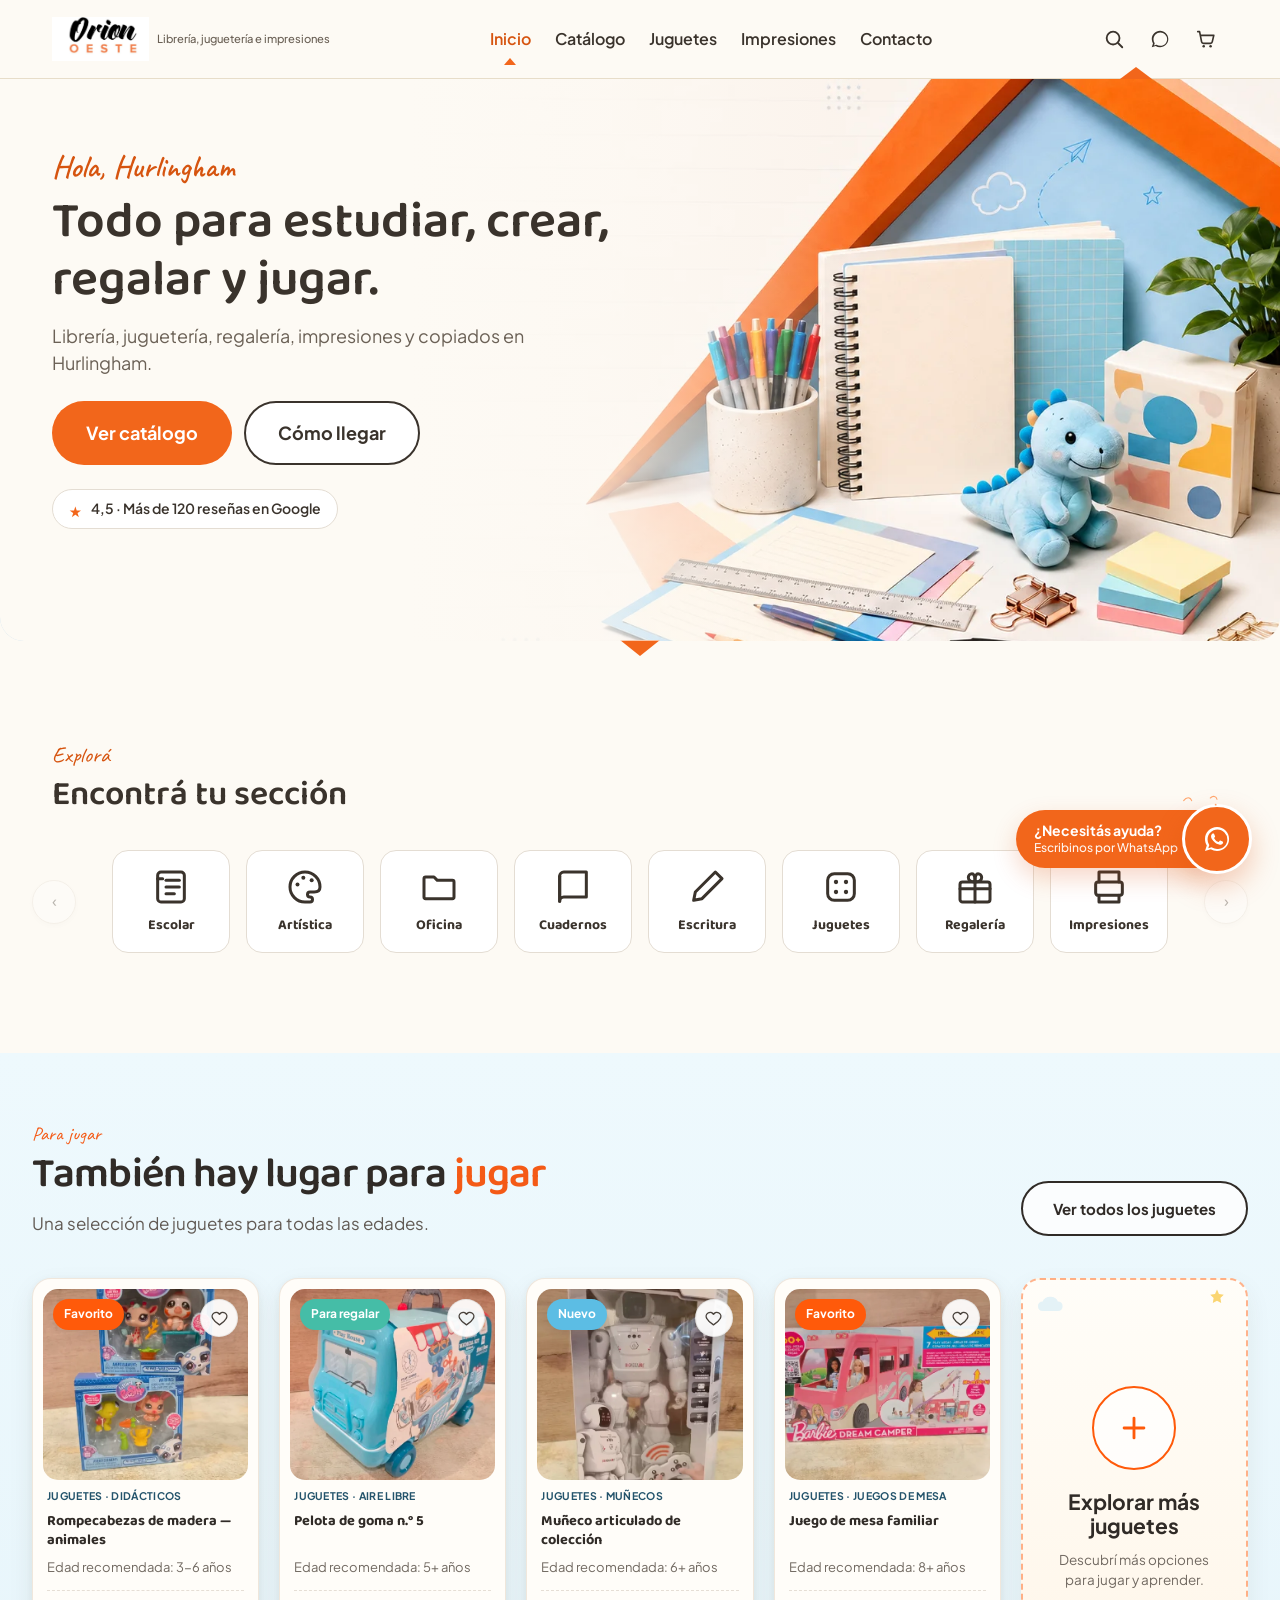
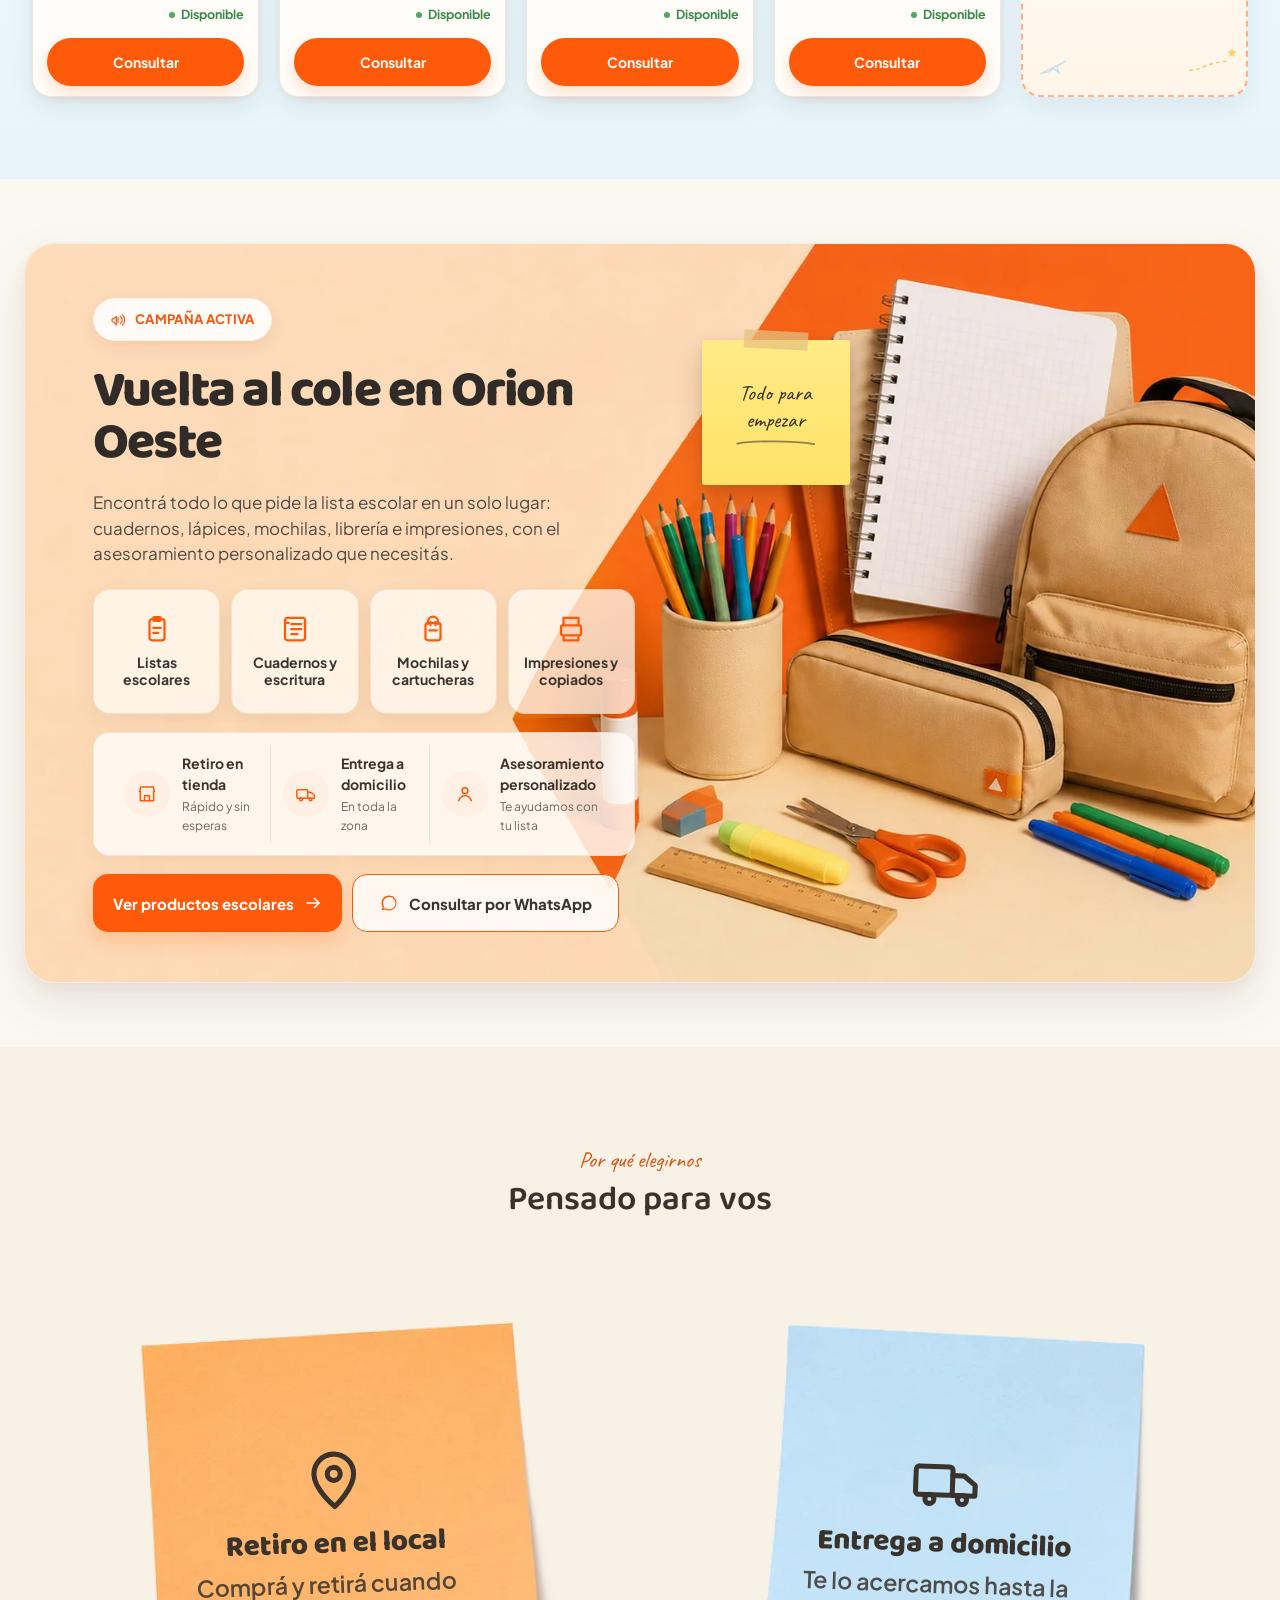
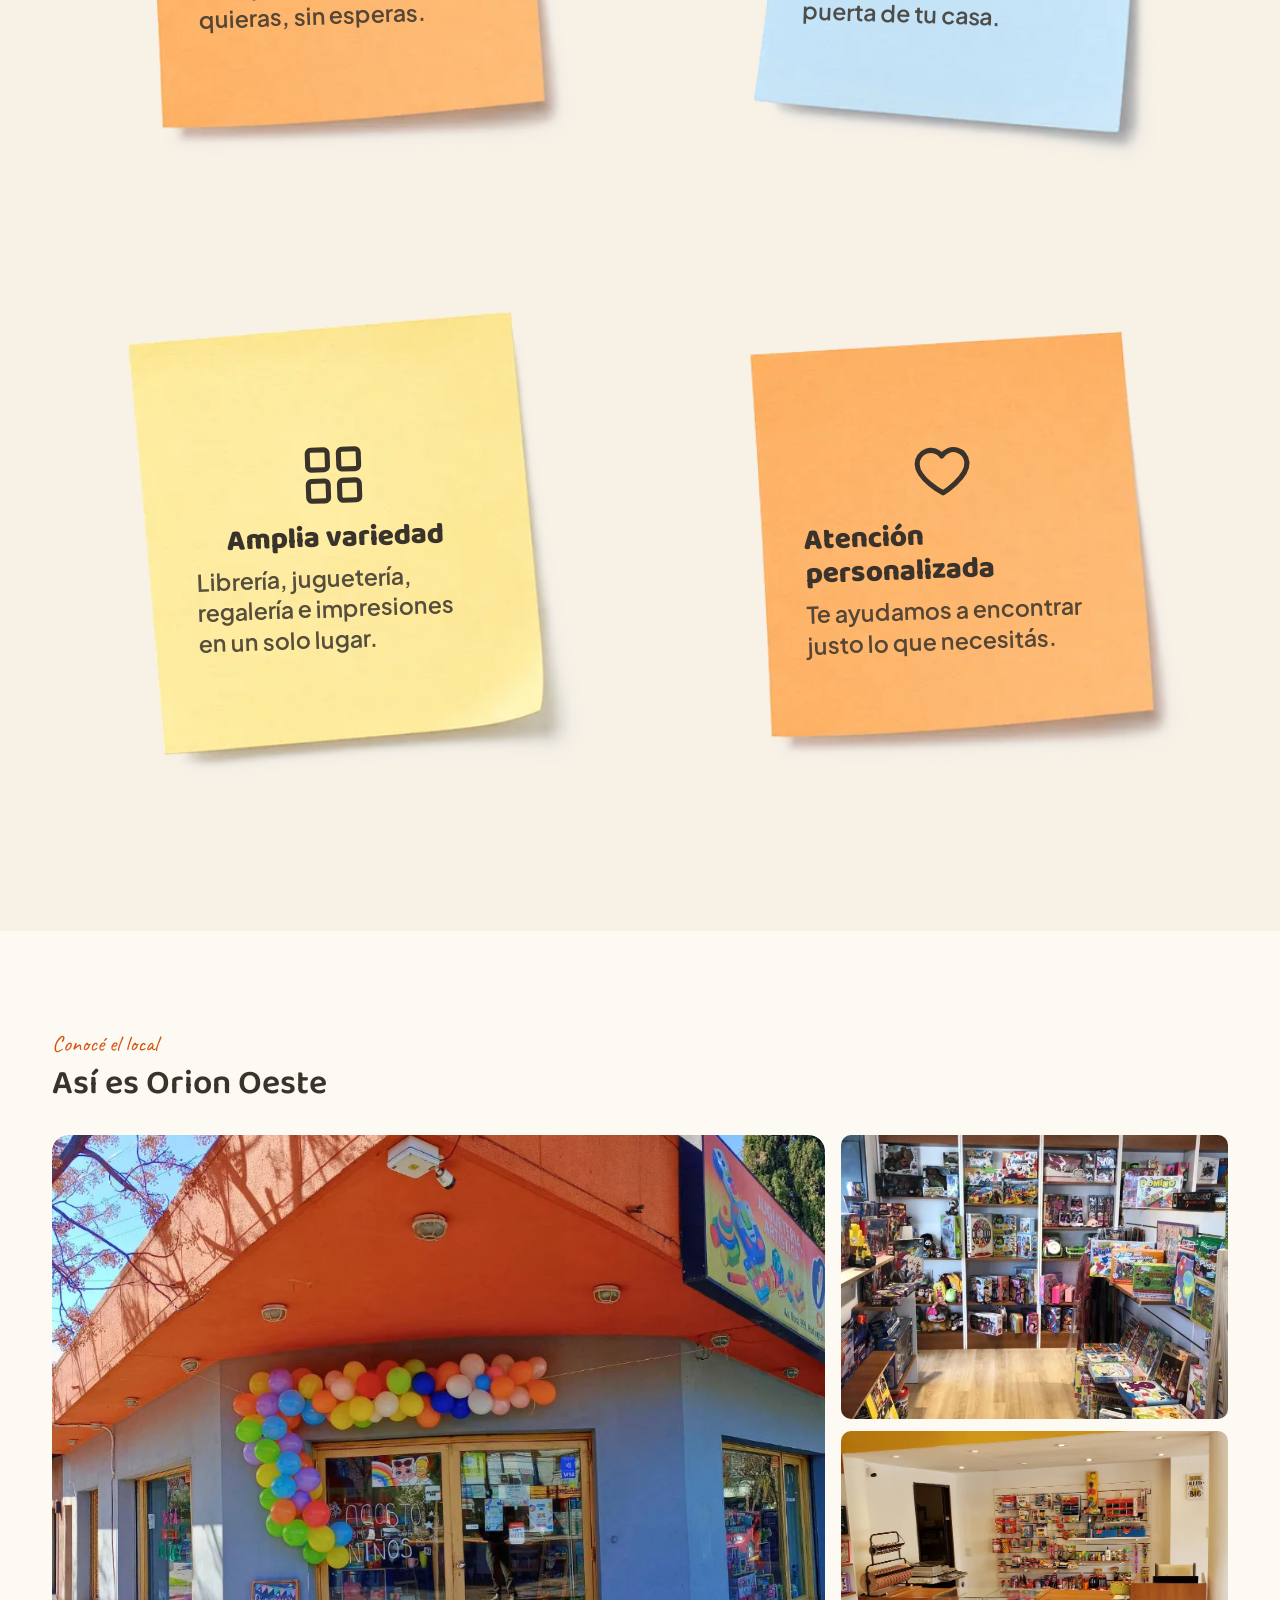
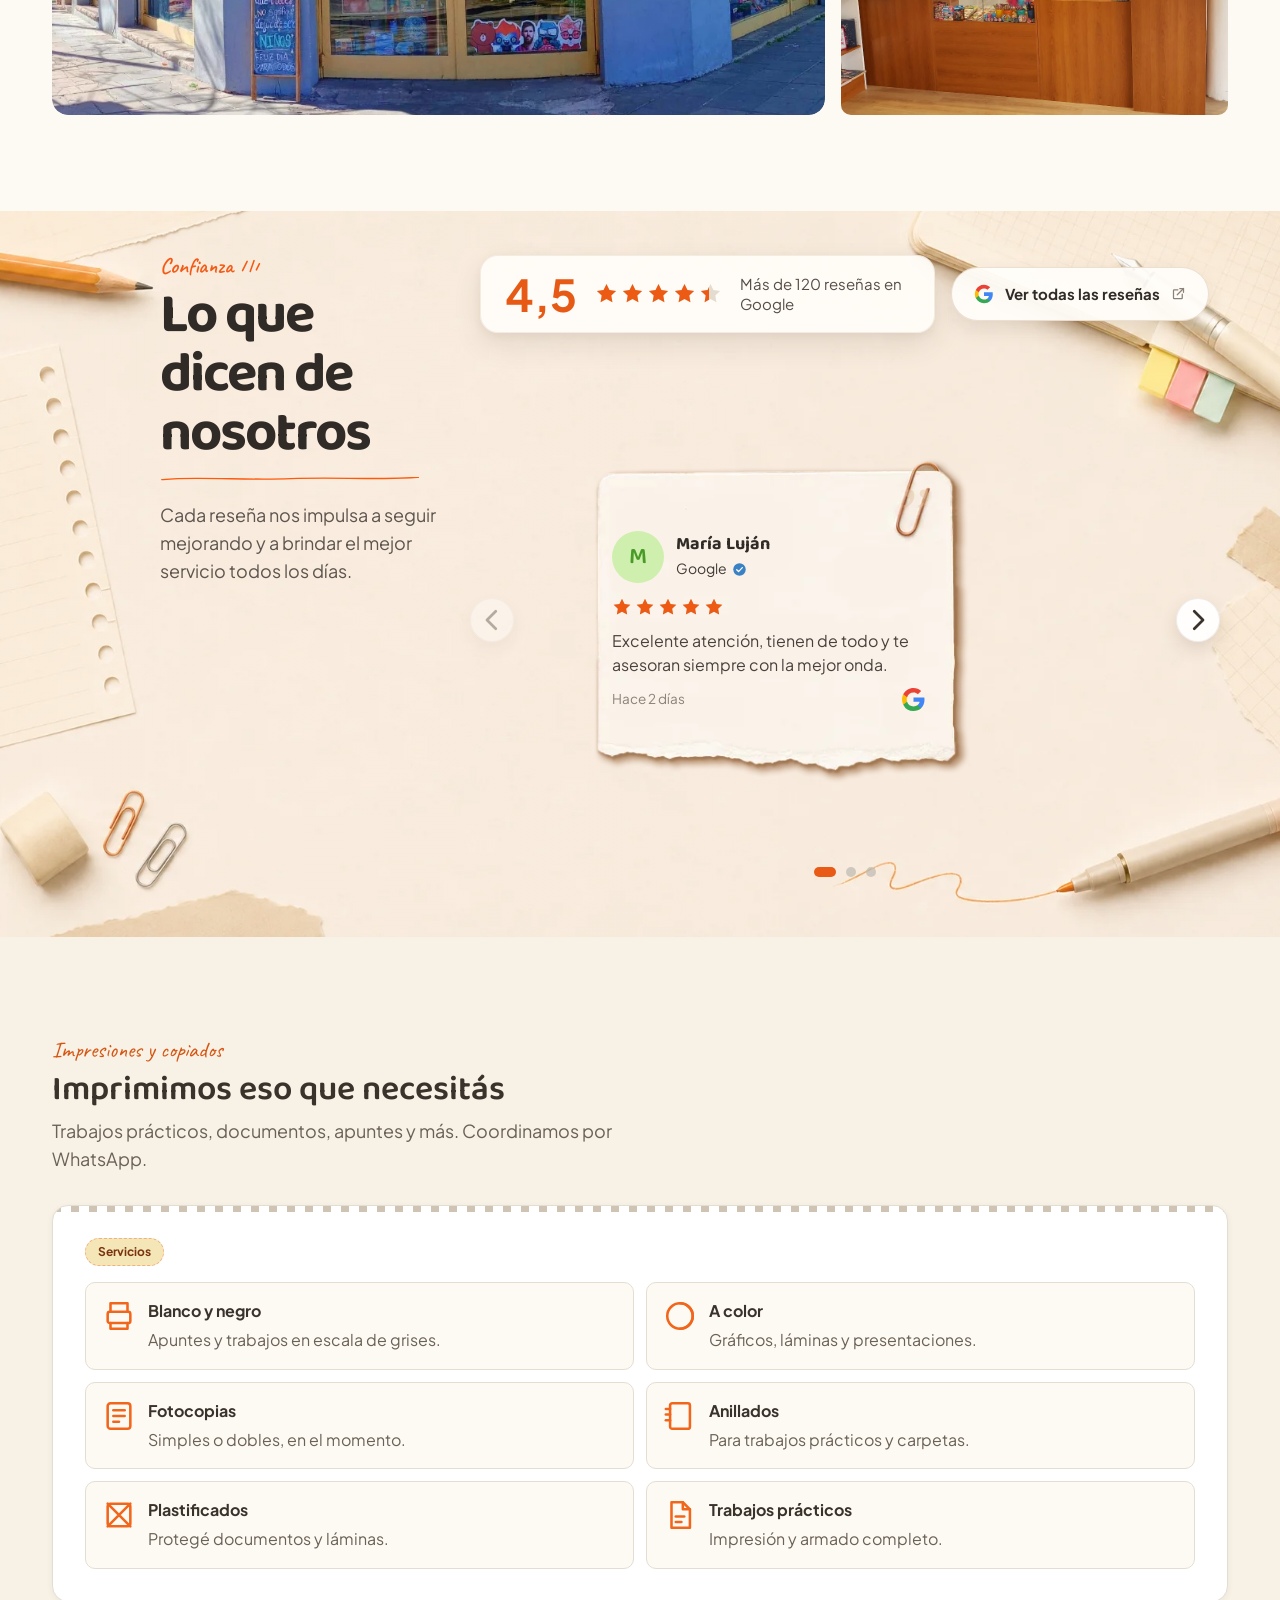
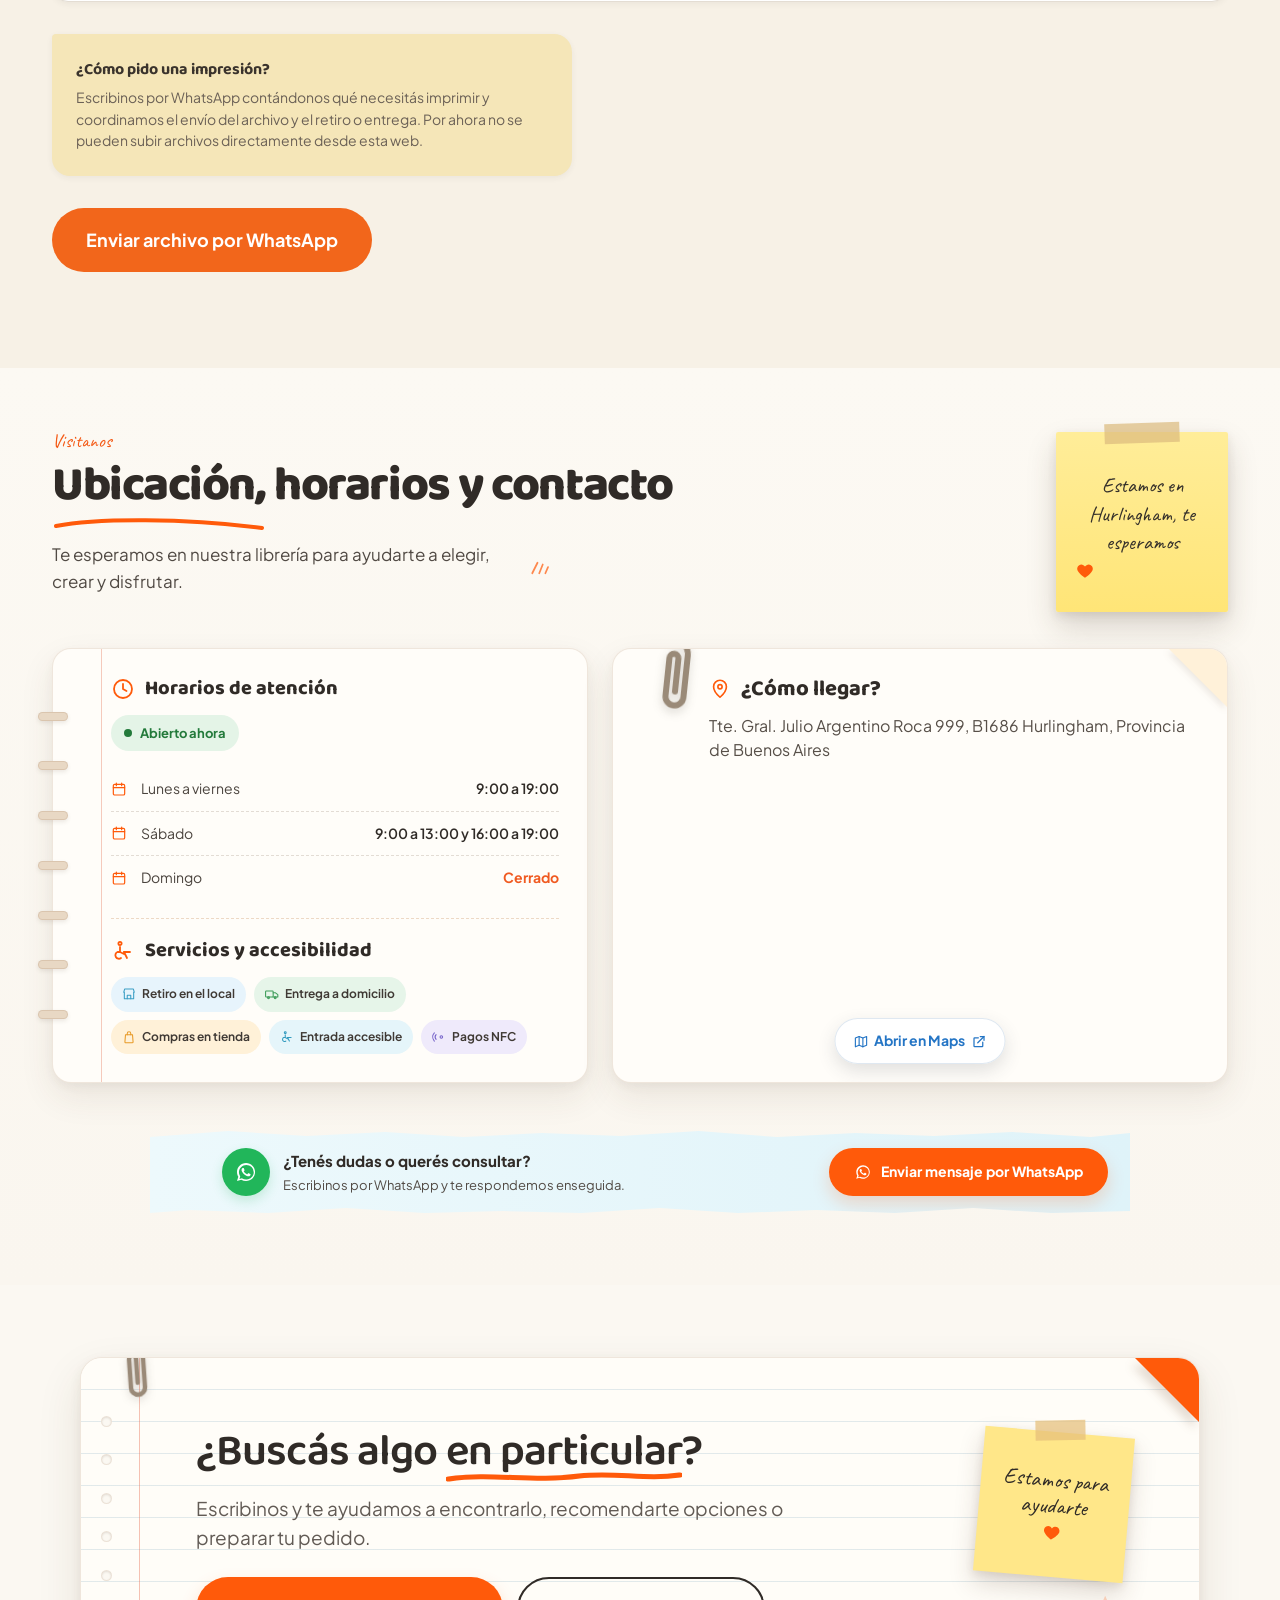
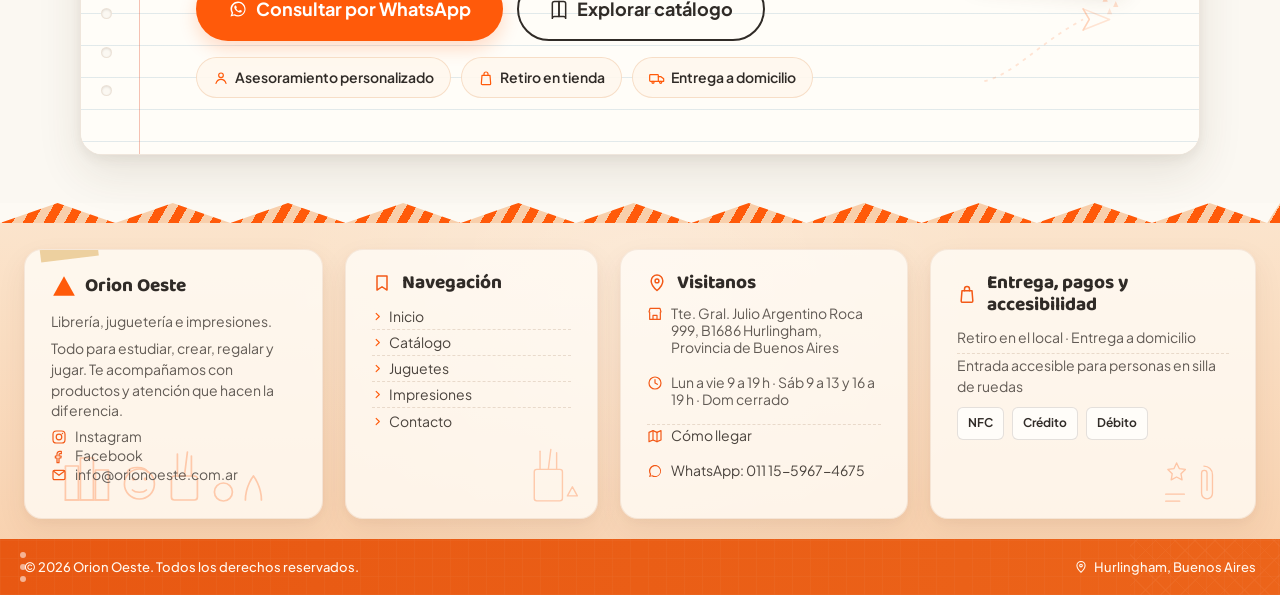
<file: index.html>
<!doctype html>
<html lang="es-AR">
<head>
  <meta charset="UTF-8" />
  <meta name="viewport" content="width=device-width, initial-scale=1" />
  <title>Orion Oeste — Librería, juguetería e impresiones en Hurlingham</title>
  <meta
    name="description"
    content="Librería, juguetería, regalería, impresiones y copiados en Hurlingham. Útiles escolares, juguetes y regalos. Consultá por WhatsApp o visitá el local."
  />
  <!-- Canonical / og:url pendientes: falta confirmar el dominio final del sitio. -->
  <meta property="og:title" content="Orion Oeste — Librería, juguetería e impresiones en Hurlingham" />
  <meta
    property="og:description"
    content="Todo para estudiar, crear, regalar y jugar. Librería, juguetería, regalería, impresiones y copiados en Hurlingham."
  />
  <meta property="og:type" content="website" />
  <meta property="og:locale" content="es_AR" />
  <meta property="og:site_name" content="Orion Oeste" />
  <meta name="theme-color" content="#f2661b" />

  <link rel="preconnect" href="https://fonts.googleapis.com" />
  <link rel="preconnect" href="https://fonts.gstatic.com" crossorigin />
  <link
    href="https://fonts.googleapis.com/css2?family=Baloo+2:wght@500;600;700;800&family=Plus+Jakarta+Sans:wght@400;500;600;700;800&family=Caveat:wght@600;700&display=swap"
    rel="stylesheet"
  />

  <link rel="stylesheet" href="css/tokens.css" />
  <link rel="stylesheet" href="css/base.css" />
  <link rel="stylesheet" href="css/components.css" />
  <link rel="stylesheet" href="css/pages.css" />

  <!--
    JSON-LD de negocio local. Mantener sincronizado a mano con
    js/data/store-info.js si cambian dirección, teléfono u horarios.
    Coordenadas (geo) omitidas: el cliente no las confirmó todavía.
  -->
  <script type="application/ld+json">
    {
      "@context": "https://schema.org",
      "@type": "Store",
      "name": "Orion Oeste",
      "description": "Librería, juguetería, regalería, impresiones y copiados en Hurlingham.",
      "address": {
        "@type": "PostalAddress",
        "streetAddress": "Tte. Gral. Julio Argentino Roca 999",
        "addressLocality": "Hurlingham",
        "addressRegion": "Buenos Aires",
        "postalCode": "B1686",
        "addressCountry": "AR"
      },
      "telephone": "+5491159674675",
      "openingHoursSpecification": [
        {
          "@type": "OpeningHoursSpecification",
          "dayOfWeek": ["Monday", "Tuesday", "Wednesday", "Thursday", "Friday"],
          "opens": "09:00",
          "closes": "19:00"
        },
        { "@type": "OpeningHoursSpecification", "dayOfWeek": "Saturday", "opens": "09:00", "closes": "13:00" },
        { "@type": "OpeningHoursSpecification", "dayOfWeek": "Saturday", "opens": "16:00", "closes": "19:00" }
      ],
      "paymentAccepted": "Efectivo, Tarjeta de crédito, Tarjeta de débito, Pagos móviles NFC"
    }
  </script>
</head>
<body data-page="home">
  <a class="skip-link" href="#main">Saltar al contenido</a>

  <!-- ============ HEADER ============ -->
  <header class="site-header" data-header>
    <span class="site-header__accent" aria-hidden="true"></span>
    <div class="container site-header__bar">
      <a class="site-header__logo" href="index.html" aria-label="Orion Oeste — ir al inicio">
        <img class="site-header__logo-img" src="assets/images/brand/logo.jpg" alt="Orion Oeste" width="878" height="399" />
        <span class="site-header__logo-sub">Librería, juguetería e impresiones</span>
      </a>

      <nav class="site-header__nav" aria-label="Navegación principal">
        <a class="site-header__nav-link" data-nav-link="home" href="index.html">Inicio</a>
        <a class="site-header__nav-link" href="catalogo.html">Catálogo</a>
        <a class="site-header__nav-link" href="#juguetes">Juguetes</a>
        <a class="site-header__nav-link" href="#impresiones">Impresiones</a>
        <a class="site-header__nav-link" href="#contacto">Contacto</a>
      </nav>

      <div class="site-header__actions">
        <a class="site-header__icon-btn site-header__desktop-only" href="catalogo.html#buscar" aria-label="Buscar productos en el catálogo">
          <svg viewBox="0 0 24 24" fill="none" stroke="currentColor" stroke-width="2" stroke-linecap="round" stroke-linejoin="round" aria-hidden="true">
            <circle cx="11" cy="11" r="7"></circle>
            <line x1="21" y1="21" x2="16.65" y2="16.65"></line>
          </svg>
        </a>
        <a class="site-header__icon-btn site-header__desktop-only" data-wa="general" href="#" aria-label="Escribinos por WhatsApp">
          <svg viewBox="0 0 32 32" fill="currentColor" aria-hidden="true">
            <path d="M16.04 4C9.4 4 4 9.4 4 16.04c0 2.35.66 4.55 1.8 6.42L4 28l5.68-1.75a11.9 11.9 0 0 0 6.36 1.82h.01c6.63 0 12.03-5.4 12.03-12.03C28.08 9.4 22.68 4 16.04 4Zm0 21.9h-.01a9.87 9.87 0 0 1-5.03-1.38l-.36-.21-3.37 1.04 1.06-3.28-.24-.34a9.86 9.86 0 0 1-1.53-5.29c0-5.46 4.44-9.9 9.9-9.9 2.64 0 5.13 1.03 6.99 2.9a9.83 9.83 0 0 1 2.9 6.99c0 5.46-4.45 9.47-9.31 9.47Z"></path>
          </svg>
        </a>
        <button class="site-header__icon-btn site-header__cart-btn" type="button" data-cart-open aria-label="Ver carrito">
          <svg viewBox="0 0 24 24" fill="none" stroke="currentColor" stroke-width="1.8" stroke-linecap="round" stroke-linejoin="round" aria-hidden="true">
            <path d="M3 4h2l2.2 11.2a2 2 0 0 0 2 1.6h7.6a2 2 0 0 0 2-1.6L20.5 8H6.2" />
            <circle cx="9.5" cy="20" r="1.4" fill="currentColor" stroke="none" />
            <circle cx="17" cy="20" r="1.4" fill="currentColor" stroke="none" />
          </svg>
          <span class="site-header__cart-badge" data-cart-count hidden>0</span>
        </button>
        <button
          class="site-header__icon-btn site-header__hamburger"
          type="button"
          data-mobile-menu-open
          aria-label="Abrir menú"
          aria-haspopup="dialog"
          aria-controls="mobile-menu"
        >
          <svg viewBox="0 0 24 24" fill="none" stroke="currentColor" stroke-width="2" stroke-linecap="round" aria-hidden="true">
            <line x1="4" y1="7" x2="20" y2="7"></line>
            <line x1="4" y1="12" x2="20" y2="12"></line>
            <line x1="4" y1="17" x2="20" y2="17"></line>
          </svg>
        </button>
      </div>
    </div>
  </header>

  <div class="mobile-menu" id="mobile-menu" data-mobile-menu data-open="false" role="dialog" aria-modal="true" aria-label="Menú de navegación">
    <div class="mobile-menu__backdrop"></div>
    <div class="mobile-menu__panel">
      <div class="mobile-menu__head">
        <span class="site-header__logo">
          <img class="site-header__logo-img" src="assets/images/brand/logo.jpg" alt="Orion Oeste" width="878" height="399" />
        </span>
        <button class="site-header__icon-btn" type="button" data-mobile-menu-close aria-label="Cerrar menú">
          <svg viewBox="0 0 24 24" fill="none" stroke="currentColor" stroke-width="2" stroke-linecap="round" aria-hidden="true">
            <line x1="5" y1="5" x2="19" y2="19"></line>
            <line x1="19" y1="5" x2="5" y2="19"></line>
          </svg>
        </button>
      </div>
      <nav class="mobile-menu__nav" aria-label="Navegación mobile">
        <a class="mobile-menu__link" href="index.html"><span class="tri-badge" aria-hidden="true"></span>Inicio</a>
        <a class="mobile-menu__link" href="catalogo.html"><span class="tri-badge" aria-hidden="true"></span>Catálogo</a>
        <a class="mobile-menu__link" href="#juguetes"><span class="tri-badge" aria-hidden="true"></span>Juguetes</a>
        <a class="mobile-menu__link" href="#impresiones"><span class="tri-badge" aria-hidden="true"></span>Impresiones</a>
        <a class="mobile-menu__link" href="#contacto"><span class="tri-badge" aria-hidden="true"></span>Contacto</a>
        <a class="mobile-menu__link" data-wa="general" href="#"><span class="tri-badge" aria-hidden="true"></span>WhatsApp</a>
      </nav>
      <a class="btn btn--primary btn--block mobile-menu__cta" data-wa="general" href="#">Escribinos por WhatsApp</a>
    </div>
  </div>

  <main id="main">
    <!-- ===== Hero ===== -->
    <section class="hero">
      <div class="hero__photo-wrap">
        <img class="hero__photo" src="assets/images/hero/hero_bg.webp" alt="Escritorio de librería con cuaderno, lápices de colores, un post-it, un peluche y el triángulo naranja de Orion Oeste" loading="eager" />
      </div>
      <div class="hero__scrim" aria-hidden="true"></div>
      <div class="container hero__grid">
        <div class="hero__content">
          <p class="section-heading__eyebrow"><span class="hand">Hola, Hurlingham</span></p>
          <h1>Todo para estudiar, crear, regalar y jugar.</h1>
          <p class="hero__subtitle">Librería, juguetería, regalería, impresiones y copiados en Hurlingham.</p>
          <div class="hero__ctas">
            <a class="btn btn--primary btn--lg" href="catalogo.html">Ver catálogo</a>
            <a class="btn btn--secondary btn--lg" href="#contacto">Cómo llegar</a>
          </div>
          <p class="hero__trust">
            <span class="icon-star" aria-hidden="true">★</span>
            <span id="hero-trust-text">4,5 · Más de 120 reseñas</span>
          </p>
        </div>
      </div>
    </section>

    <div class="tri-divider" aria-hidden="true"></div>

    <!-- ===== Accesos por categoría ===== -->
    <section class="section" aria-labelledby="categorias-title">
      <div class="container">
        <div class="section-heading">
          <p class="section-heading__eyebrow">Explorá</p>
          <h2 class="section-heading__title" id="categorias-title">Encontrá tu sección</h2>
        </div>
        <div class="carousel category-carousel" data-carousel data-carousel-edges>
          <button class="carousel__nav carousel__nav--prev" type="button" data-carousel-prev aria-label="Categoría anterior">‹</button>
          <div class="carousel__track" data-carousel-track id="category-track" role="list" aria-label="Categorías de productos"></div>
          <button class="carousel__nav carousel__nav--next" type="button" data-carousel-next aria-label="Categoría siguiente">›</button>
        </div>
      </div>
    </section>

    <!-- ===== Juguetes destacados (ToysSection) ===== -->
    <section class="toys-section" id="juguetes" aria-labelledby="juguetes-title">
      <div class="container">
        <div class="toys-section__head">
          <div>
            <p class="toys-section__eyebrow">Para jugar</p>
            <h2 class="toys-section__title" id="juguetes-title">También hay lugar para <em>jugar</em></h2>
            <p class="toys-section__desc">Una selección de juguetes para todas las edades.</p>
          </div>
          <a class="toys-section__cta" href="catalogo.html?categoria=juguetes">Ver todos los juguetes</a>
        </div>

        <div class="toys-section__carousel carousel" data-carousel data-carousel-edges>
          <button class="carousel__nav carousel__nav--prev" type="button" data-carousel-prev aria-label="Juguete anterior">
            <svg viewBox="0 0 24 24" fill="none" stroke="currentColor" stroke-width="2.2" stroke-linecap="round" stroke-linejoin="round" aria-hidden="true"><path d="m15 5-7 7 7 7" /></svg>
          </button>
          <div class="carousel__track toy-carousel__track" data-carousel-track id="toys-track" role="list" aria-label="Juguetes destacados"></div>
          <button class="carousel__nav carousel__nav--next" type="button" data-carousel-next aria-label="Juguete siguiente">
            <svg viewBox="0 0 24 24" fill="none" stroke="currentColor" stroke-width="2.2" stroke-linecap="round" stroke-linejoin="round" aria-hidden="true"><path d="m9 5 7 7-7 7" /></svg>
          </button>
          <div class="carousel__dots toy-carousel__dots" data-carousel-dots aria-hidden="true"></div>
        </div>
      </div>
    </section>

    <!-- ===== Campaña de temporada: Vuelta al cole (BackToSchoolCampaign) ===== -->
    <section class="back-to-school-section" aria-labelledby="campaign-title">
      <div class="back-to-school-container" id="campaign-container"></div>
    </section>

    <!-- ===== Beneficios ===== -->
    <section class="section section--tint benefits-section" aria-labelledby="beneficios-title">
      <div class="container">
        <div class="section-heading section-heading--center" style="max-width: 480px">
          <p class="section-heading__eyebrow">Por qué elegirnos</p>
          <h2 class="section-heading__title" id="beneficios-title">Pensado para vos</h2>
        </div>
      </div>
      <div class="postit-grid postit-grid--full" id="benefits-grid"></div>
    </section>

    <!-- ===== Galería del local ===== -->
    <section class="section gallery-section" aria-labelledby="galeria-title">
      <div class="container">
        <div class="section-heading">
          <p class="section-heading__eyebrow">Conocé el local</p>
          <h2 class="section-heading__title" id="galeria-title">Así es Orion Oeste</h2>
        </div>
        <div class="gallery" id="gallery-root">
          <div class="gallery__main" id="gallery-main"></div>
          <div class="gallery__strip" id="gallery-strip" role="list" aria-label="Más fotos del local"></div>
        </div>
      </div>
    </section>

    <!-- ===== Reseñas (Google) — ReviewsSection ===== -->
    <section class="reviews-section" aria-labelledby="reviews-title">
      <div class="reviews-section__bg">
        <div class="reviews-section__inner">
          <div class="reviews-header">
            <p class="reviews-header__eyebrow">
              <span class="hand">Confianza</span>
              <svg class="reviews-header__eyebrow-mark" viewBox="0 0 26 18" fill="none" stroke="#F45A16" stroke-width="2" stroke-linecap="round" aria-hidden="true">
                <path d="M2 15 8 3" />
                <path d="M12 16 17 2" />
                <path d="M20 14 24 6" />
              </svg>
            </p>
            <h2 class="reviews-header__title" id="reviews-title">Lo que dicen de nosotros</h2>
            <svg class="reviews-header__underline" viewBox="0 0 280 12" preserveAspectRatio="none" aria-hidden="true">
              <path d="M3 8c40-9 90 2 138-3 45-5 95 4 136-4" fill="none" stroke="#FF5A0A" stroke-width="4" stroke-linecap="round" />
            </svg>
            <p class="reviews-header__desc">
              Cada reseña nos impulsa a seguir mejorando y a brindar el mejor servicio todos los días.
            </p>
          </div>

          <div class="reviews-panel">
            <div class="reviews-summary" id="reviews-summary"></div>

            <div class="reviews-carousel carousel" data-carousel data-carousel-edges>
              <button class="carousel__nav carousel__nav--prev reviews-carousel__nav" type="button" data-carousel-prev aria-label="Reseña anterior">
                <svg viewBox="0 0 24 24" fill="none" stroke="currentColor" stroke-width="2.2" stroke-linecap="round" stroke-linejoin="round" aria-hidden="true"><path d="m15 5-7 7 7 7" /></svg>
              </button>
              <div class="carousel__track reviews-carousel__track" data-carousel-track id="reviews-track" role="list" aria-label="Reseñas de clientes en Google"></div>
              <button class="carousel__nav carousel__nav--next reviews-carousel__nav" type="button" data-carousel-next aria-label="Siguiente reseña">
                <svg viewBox="0 0 24 24" fill="none" stroke="currentColor" stroke-width="2.2" stroke-linecap="round" stroke-linejoin="round" aria-hidden="true"><path d="m9 5 7 7-7 7" /></svg>
              </button>
              <div class="carousel__dots reviews-carousel__dots" data-carousel-dots aria-hidden="true"></div>
            </div>
          </div>
        </div>
      </div>
    </section>

    <!-- ===== Impresiones y copiados ===== -->
    <section class="section section--tint" id="impresiones" aria-labelledby="impresiones-title">
      <div class="container">
        <div class="section-heading" style="max-width: 620px">
          <p class="section-heading__eyebrow">Impresiones y copiados</p>
          <h2 class="section-heading__title" id="impresiones-title">Imprimimos eso que necesitás</h2>
          <p class="section-heading__desc">Trabajos prácticos, documentos, apuntes y más. Coordinamos por WhatsApp.</p>
        </div>

        <div class="print-sheet" data-reveal>
          <p class="print-tag" style="margin-bottom: var(--sp-4)">Servicios</p>
          <div class="print-services-grid">
            <div class="print-service">
              <span class="print-service__icon"><svg viewBox="0 0 24 24" fill="none" stroke="currentColor" stroke-width="1.8" stroke-linecap="round" stroke-linejoin="round" aria-hidden="true"><path d="M6 9V3h12v6"/><rect x="4" y="9" width="16" height="8" rx="1.5"/><path d="M6 17v4h12v-4"/></svg></span>
              <div><strong>Blanco y negro</strong><p class="text-muted" style="margin: 4px 0 0">Apuntes y trabajos en escala de grises.</p></div>
            </div>
            <div class="print-service">
              <span class="print-service__icon"><svg viewBox="0 0 24 24" fill="none" stroke="currentColor" stroke-width="1.8" stroke-linecap="round" stroke-linejoin="round" aria-hidden="true"><circle cx="12" cy="12" r="9"/><path d="M12 3a9 9 0 0 1 0 18"/></svg></span>
              <div><strong>A color</strong><p class="text-muted" style="margin: 4px 0 0">Gráficos, láminas y presentaciones.</p></div>
            </div>
            <div class="print-service">
              <span class="print-service__icon"><svg viewBox="0 0 24 24" fill="none" stroke="currentColor" stroke-width="1.8" stroke-linecap="round" stroke-linejoin="round" aria-hidden="true"><rect x="4" y="3" width="16" height="18" rx="2"/><line x1="8" y1="8" x2="16" y2="8"/><line x1="8" y1="12" x2="16" y2="12"/><line x1="8" y1="16" x2="12" y2="16"/></svg></span>
              <div><strong>Fotocopias</strong><p class="text-muted" style="margin: 4px 0 0">Simples o dobles, en el momento.</p></div>
            </div>
            <div class="print-service">
              <span class="print-service__icon"><svg viewBox="0 0 24 24" fill="none" stroke="currentColor" stroke-width="1.8" stroke-linecap="round" stroke-linejoin="round" aria-hidden="true"><rect x="5" y="3" width="14" height="18" rx="1.5"/><line x1="2" y1="7" x2="5" y2="7"/><line x1="2" y1="11" x2="5" y2="11"/><line x1="2" y1="15" x2="5" y2="15"/></svg></span>
              <div><strong>Anillados</strong><p class="text-muted" style="margin: 4px 0 0">Para trabajos prácticos y carpetas.</p></div>
            </div>
            <div class="print-service">
              <span class="print-service__icon"><svg viewBox="0 0 24 24" fill="none" stroke="currentColor" stroke-width="1.8" stroke-linecap="round" stroke-linejoin="round" aria-hidden="true"><rect x="4" y="4" width="16" height="16" rx="2"/><path d="M4 4l16 16M20 4 4 20"/></svg></span>
              <div><strong>Plastificados</strong><p class="text-muted" style="margin: 4px 0 0">Protegé documentos y láminas.</p></div>
            </div>
            <div class="print-service">
              <span class="print-service__icon"><svg viewBox="0 0 24 24" fill="none" stroke="currentColor" stroke-width="1.8" stroke-linecap="round" stroke-linejoin="round" aria-hidden="true"><path d="M14 3v5h5"/><path d="M6 3h8l5 5v13H6z"/><line x1="9" y1="13" x2="15" y2="13"/><line x1="9" y1="17" x2="13" y2="17"/></svg></span>
              <div><strong>Trabajos prácticos</strong><p class="text-muted" style="margin: 4px 0 0">Impresión y armado completo.</p></div>
            </div>
          </div>
        </div>

        <div class="postit postit--cream" style="margin-top: var(--sp-6); max-width: 520px" data-reveal>
          <p class="postit__title">¿Cómo pido una impresión?</p>
          <p class="postit__text">
            Escribinos por WhatsApp contándonos qué necesitás imprimir y coordinamos el envío del archivo y el retiro
            o entrega. Por ahora no se pueden subir archivos directamente desde esta web.
          </p>
        </div>

        <div style="margin-top: var(--sp-6)">
          <a class="btn btn--primary btn--lg" data-wa="prints" href="#" target="_blank" rel="noopener">Enviar archivo por WhatsApp</a>
        </div>
      </div>
    </section>

    <!-- ===== Ubicación, horarios y contacto (VisitSection) ===== -->
    <section class="visit-section" id="contacto" aria-labelledby="contacto-title">
      <div class="container" id="visit-container"></div>
    </section>

    <!-- ===== CTA final — NotebookPaper ===== -->
    <section class="section final-cta-section">
      <div class="container">
        <div class="notebook-cta" data-reveal>
          <div class="notebook-cta__holes" aria-hidden="true">
            <span></span><span></span><span></span><span></span>
            <span></span><span></span><span></span><span></span>
          </div>
          <span class="notebook-cta__clip" aria-hidden="true">
            <svg viewBox="0 0 34 60" fill="none" stroke="#9a8a78" stroke-width="4.5" stroke-linecap="round" stroke-linejoin="round">
              <path d="M17 5a11 11 0 0 1 11 11v29a7 7 0 0 1-14 0V16a3.5 3.5 0 0 1 7 0v24" />
            </svg>
          </span>
          <span class="notebook-cta__fold" aria-hidden="true"></span>

          <div class="notebook-cta__grid">
            <div class="notebook-cta__content">
              <h2 class="notebook-cta__title">
                ¿Buscás algo
                <span class="notebook-cta__highlight">
                  en particular
                  <svg class="notebook-cta__underline" viewBox="0 0 160 14" preserveAspectRatio="none" aria-hidden="true">
                    <path d="M2 9 C 30 3, 60 12, 90 6 C 115 2, 135 10, 158 5" fill="none" stroke-width="5" stroke-linecap="round" />
                  </svg>
                </span>?
              </h2>
              <p class="notebook-cta__desc">
                Escribinos y te ayudamos a encontrarlo, recomendarte opciones o preparar tu pedido.
              </p>
              <div class="notebook-cta__ctas">
                <a class="btn btn--primary btn--lg" data-wa="general" href="#" target="_blank" rel="noopener" aria-label="Consultar por WhatsApp a Orion Oeste">
                  <svg viewBox="0 0 32 32" fill="currentColor" aria-hidden="true">
                    <path d="M16.04 4C9.4 4 4 9.4 4 16.04c0 2.35.66 4.55 1.8 6.42L4 28l5.68-1.75a11.9 11.9 0 0 0 6.36 1.82h.01c6.63 0 12.03-5.4 12.03-12.03C28.08 9.4 22.68 4 16.04 4Zm0 21.9h-.01a9.87 9.87 0 0 1-5.03-1.38l-.36-.21-3.37 1.04 1.06-3.28-.24-.34a9.86 9.86 0 0 1-1.53-5.29c0-5.46 4.44-9.9 9.9-9.9 2.64 0 5.13 1.03 6.99 2.9a9.83 9.83 0 0 1 2.9 6.99c0 5.46-4.45 9.47-9.31 9.47Zm5.42-7.4c-.3-.15-1.75-.86-2.02-.96-.27-.1-.47-.15-.66.15-.2.3-.76.96-.93 1.15-.17.2-.34.22-.64.07-.3-.15-1.26-.46-2.4-1.47-.89-.79-1.48-1.77-1.66-2.07-.17-.3-.02-.46.13-.61.13-.13.3-.34.45-.51.15-.17.2-.3.3-.5.1-.2.05-.37-.02-.52-.07-.15-.66-1.6-.91-2.19-.24-.58-.48-.5-.66-.51h-.56c-.2 0-.52.07-.79.37-.27.3-1.04 1.02-1.04 2.48s1.06 2.87 1.21 3.07c.15.2 2.09 3.2 5.08 4.48.71.3 1.26.49 1.69.63.71.22 1.35.19 1.86.12.57-.09 1.75-.71 2-1.4.24-.68.24-1.27.17-1.4-.07-.13-.27-.2-.56-.35Z"></path>
                  </svg>
                  Consultar por WhatsApp
                </a>
                <a class="btn btn--secondary btn--lg" href="catalogo.html">
                  <svg viewBox="0 0 24 24" fill="none" stroke="currentColor" stroke-width="1.8" stroke-linecap="round" stroke-linejoin="round" aria-hidden="true">
                    <path d="M4 5.5A2.5 2.5 0 0 1 6.5 3H12v18H6.5A2.5 2.5 0 0 0 4 23.5Z" /><path d="M20 5.5A2.5 2.5 0 0 0 17.5 3H12v18h5.5a2.5 2.5 0 0 1 2.5 2.5Z" />
                  </svg>
                  Explorar catálogo
                </a>
              </div>
              <div class="notebook-cta__pills">
                <span class="benefit-pill">
                  <svg viewBox="0 0 24 24" fill="none" stroke="currentColor" stroke-width="1.8" stroke-linecap="round" stroke-linejoin="round" aria-hidden="true"><circle cx="12" cy="8" r="3.5" /><path d="M4.5 20c1.2-4 4-6 7.5-6s6.3 2 7.5 6" /></svg>
                  Asesoramiento personalizado
                </span>
                <span class="benefit-pill">
                  <svg viewBox="0 0 24 24" fill="none" stroke="currentColor" stroke-width="1.8" stroke-linecap="round" stroke-linejoin="round" aria-hidden="true"><path d="M6 8h12l1 12.5a1.5 1.5 0 0 1-1.5 1.5H6.5A1.5 1.5 0 0 1 5 20.5Z" /><path d="M9 8V6a3 3 0 0 1 6 0v2" /></svg>
                  Retiro en tienda
                </span>
                <span class="benefit-pill">
                  <svg viewBox="0 0 24 24" fill="none" stroke="currentColor" stroke-width="1.8" stroke-linecap="round" stroke-linejoin="round" aria-hidden="true"><rect x="1" y="7" width="13" height="10" rx="1.2" /><path d="M14 10h4l4 3.2V17h-8" /><circle cx="6" cy="18.5" r="1.6" /><circle cx="17.5" cy="18.5" r="1.6" /></svg>
                  Entrega a domicilio
                </span>
              </div>
            </div>

            <div class="notebook-cta__deco">
              <div class="postit-note">
                <span class="postit-note__tape" aria-hidden="true"></span>
                <div class="postit-note__body">
                  <span class="postit-note__text">Estamos para ayudarte</span>
                  <svg class="postit-note__heart" viewBox="0 0 24 24" fill="currentColor" aria-hidden="true">
                    <path d="M12 21s-7-4.35-9.5-9A5.5 5.5 0 0 1 12 6a5.5 5.5 0 0 1 9.5 6c-2.5 4.65-9.5 9-9.5 9Z" />
                  </svg>
                </div>
              </div>
              <svg class="notebook-cta__plane" viewBox="0 0 170 120" fill="none" aria-hidden="true">
                <path class="notebook-cta__plane-trail" d="M6 100 C 40 92, 70 55, 118 30" stroke-width="2" stroke-dasharray="4 6" fill="none" />
                <g stroke-width="1.8" stroke-linejoin="round" stroke-linecap="round" fill="none">
                  <path class="notebook-cta__plane-path" d="M118 18 148 30 118 42 125 30Z" />
                  <path class="notebook-cta__plane-path" d="M125 30 118 18M125 30 118 42" />
                </g>
                <polygon class="notebook-cta__plane-dot" points="140,10 146,10 143,3" opacity="0.5" />
                <polygon class="notebook-cta__plane-dot" points="152,16 158,16 155,9" opacity="0.4" />
                <polygon class="notebook-cta__plane-dot" points="145,24 151,24 148,17" opacity="0.3" />
              </svg>
            </div>
          </div>
        </div>
      </div>
    </section>
  </main>

  <div class="footer-zigzag" aria-hidden="true"></div>

  <!-- ============ FOOTER ============ -->
  <footer class="site-footer" data-footer>
    <div class="footer-main">
      <div class="footer-cards">
        <!-- Card 1: Orion Oeste -->
        <div class="footer-card footer-card--brand">
          <span class="footer-card__tape" aria-hidden="true"></span>
          <div class="footer-card__brand-head">
            <svg width="26" height="26" viewBox="0 0 24 24" aria-hidden="true"><path d="M12 2 22 20H2Z" fill="var(--cta-orange)" /></svg>
            Orion Oeste
          </div>
          <p class="footer-card__text">Librería, juguetería e impresiones.</p>
          <p class="footer-card__text">
            Todo para estudiar, crear, regalar y jugar. Te acompañamos con productos y atención que hacen la
            diferencia.
          </p>
          <div data-footer-social>
            <a class="footer-card__row" data-social="instagram" href="#" target="_blank" rel="noopener">
              <svg viewBox="0 0 24 24" fill="none" stroke="currentColor" stroke-width="1.8" stroke-linecap="round" stroke-linejoin="round" aria-hidden="true"><rect x="3" y="3" width="18" height="18" rx="5" /><circle cx="12" cy="12" r="4.2" /><circle cx="17.2" cy="6.8" r="1.1" fill="currentColor" stroke="none" /></svg>
              Instagram
            </a>
            <a class="footer-card__row" data-social="facebook" href="#" target="_blank" rel="noopener">
              <svg viewBox="0 0 24 24" fill="none" stroke="currentColor" stroke-width="1.8" stroke-linecap="round" stroke-linejoin="round" aria-hidden="true"><path d="M15.5 8.5h-2a1.5 1.5 0 0 0-1.5 1.5v2h3.3l-.5 3H12v7H9v-7H6.5v-3H9v-2.3A4.2 4.2 0 0 1 13.2 5h2.3Z" /></svg>
              Facebook
            </a>
            <a class="footer-card__row" data-footer-email href="#">
              <svg viewBox="0 0 24 24" fill="none" stroke="currentColor" stroke-width="1.8" stroke-linecap="round" stroke-linejoin="round" aria-hidden="true"><rect x="3" y="5" width="18" height="14" rx="2" /><path d="m4 6.5 8 6 8-6" /></svg>
              <span data-footer-email-text>info@orionoeste.com.ar</span>
            </a>
          </div>
          <svg class="footer-card__doodle footer-card__doodle--brand" viewBox="0 0 220 60" fill="none" stroke="currentColor" stroke-width="1.7" stroke-linecap="round" stroke-linejoin="round" aria-hidden="true">
            <rect x="2" y="20" width="13" height="34" /><rect x="17" y="12" width="13" height="42" /><rect x="32" y="24" width="13" height="30" />
            <line x1="2" y1="54" x2="45" y2="54" />
            <circle cx="76" cy="38" r="15" /><circle cx="70" cy="33" r="1.8" fill="currentColor" stroke="none" /><circle cx="82" cy="33" r="1.8" fill="currentColor" stroke="none" />
            <path d="M69 44c3 3 11 3 14 0" /><path d="M64 26c2-6 18-6 20 0" />
            <rect x="108" y="30" width="26" height="24" rx="3" /><line x1="114" y1="30" x2="114" y2="8" /><line x1="121" y1="30" x2="124" y2="6" /><line x1="128" y1="30" x2="128" y2="10" />
            <circle cx="160" cy="46" r="9" />
            <path d="M182 54c0-14 8-24 8-24s8 10 8 24" />
          </svg>
        </div>

        <!-- Card 2: Navegación -->
        <nav class="footer-card footer-card--nav" aria-label="Navegación del footer">
          <h2 class="footer-card__title">
            <svg viewBox="0 0 24 24" fill="none" stroke="currentColor" stroke-width="1.8" stroke-linecap="round" stroke-linejoin="round" aria-hidden="true"><path d="M6 3.5h12v17l-6-4-6 4Z" /></svg>
            Navegación
          </h2>
          <ul class="footer-nav-list">
            <li><a href="index.html"><svg viewBox="0 0 24 24" fill="none" stroke="currentColor" stroke-width="2.4" stroke-linecap="round" stroke-linejoin="round" aria-hidden="true"><path d="m9 5 7 7-7 7" /></svg> Inicio</a></li>
            <li><a href="catalogo.html"><svg viewBox="0 0 24 24" fill="none" stroke="currentColor" stroke-width="2.4" stroke-linecap="round" stroke-linejoin="round" aria-hidden="true"><path d="m9 5 7 7-7 7" /></svg> Catálogo</a></li>
            <li><a href="#juguetes"><svg viewBox="0 0 24 24" fill="none" stroke="currentColor" stroke-width="2.4" stroke-linecap="round" stroke-linejoin="round" aria-hidden="true"><path d="m9 5 7 7-7 7" /></svg> Juguetes</a></li>
            <li><a href="#impresiones"><svg viewBox="0 0 24 24" fill="none" stroke="currentColor" stroke-width="2.4" stroke-linecap="round" stroke-linejoin="round" aria-hidden="true"><path d="m9 5 7 7-7 7" /></svg> Impresiones</a></li>
            <li><a href="#contacto"><svg viewBox="0 0 24 24" fill="none" stroke="currentColor" stroke-width="2.4" stroke-linecap="round" stroke-linejoin="round" aria-hidden="true"><path d="m9 5 7 7-7 7" /></svg> Contacto</a></li>
          </ul>
          <svg class="footer-card__doodle footer-card__doodle--nav" viewBox="0 0 70 76" fill="none" stroke="currentColor" stroke-width="1.7" stroke-linecap="round" stroke-linejoin="round" aria-hidden="true">
            <rect x="16" y="30" width="34" height="38" rx="3" /><line x1="23" y1="30" x2="23" y2="8" /><line x1="33" y1="30" x2="36" y2="6" /><line x1="43" y1="30" x2="43" y2="10" />
            <path d="m56 62 6-11 6 11Z" />
          </svg>
        </nav>

        <!-- Card 3: Visitanos -->
        <div class="footer-card footer-card--visit">
          <h2 class="footer-card__title">
            <svg viewBox="0 0 24 24" fill="none" stroke="currentColor" stroke-width="1.8" stroke-linecap="round" stroke-linejoin="round" aria-hidden="true"><path d="M12 21s7-6.1 7-11.5A7 7 0 0 0 5 9.5C5 14.9 12 21 12 21Z" /><circle cx="12" cy="9.5" r="2.3" /></svg>
            Visitanos
          </h2>
          <p class="footer-card__row">
            <svg viewBox="0 0 24 24" fill="none" stroke="currentColor" stroke-width="1.8" stroke-linecap="round" stroke-linejoin="round" aria-hidden="true"><path d="M3 9 4.5 3.5h15L21 9" /><path d="M4 9v11h16V9" /><path d="M9 20v-6h6v6" /></svg>
            <span data-footer-address>Tte. Gral. Julio Argentino Roca 999, B1686 Hurlingham, Buenos Aires</span>
          </p>
          <p class="footer-card__row">
            <svg viewBox="0 0 24 24" fill="none" stroke="currentColor" stroke-width="1.8" stroke-linecap="round" stroke-linejoin="round" aria-hidden="true"><circle cx="12" cy="12" r="9" /><path d="M12 7v5l3.5 2" /></svg>
            <span data-footer-hours>Lun a vie 9 a 19 h · Sáb 9 a 13 y 16 a 19 h · Dom cerrado</span>
          </p>
          <hr class="footer-dotted" />
          <p class="footer-card__row">
            <svg viewBox="0 0 24 24" fill="none" stroke="currentColor" stroke-width="1.8" stroke-linecap="round" stroke-linejoin="round" aria-hidden="true"><path d="M9 4 3 6.5v14L9 18l6 2.5 6-2.5v-14L15 6.5 9 4Z" /><path d="M9 4v14" /><path d="M15 6.5v14" /></svg>
            <a href="https://www.google.com/maps/search/?api=1&query=Tte.%20Gral.%20Julio%20Argentino%20Roca%20999%2C%20Hurlingham" target="_blank" rel="noopener">Cómo llegar</a>
          </p>
          <p class="footer-card__row">
            <svg viewBox="0 0 32 32" fill="currentColor" aria-hidden="true"><path d="M16.04 4C9.4 4 4 9.4 4 16.04c0 2.35.66 4.55 1.8 6.42L4 28l5.68-1.75a11.9 11.9 0 0 0 6.36 1.82h.01c6.63 0 12.03-5.4 12.03-12.03C28.08 9.4 22.68 4 16.04 4Zm0 21.9h-.01a9.87 9.87 0 0 1-5.03-1.38l-.36-.21-3.37 1.04 1.06-3.28-.24-.34a9.86 9.86 0 0 1-1.53-5.29c0-5.46 4.44-9.9 9.9-9.9 2.64 0 5.13 1.03 6.99 2.9a9.83 9.83 0 0 1 2.9 6.99c0 5.46-4.45 9.47-9.31 9.47Z"></path></svg>
            <a data-wa="general" href="#" aria-label="Escribir por WhatsApp al 011 15-5967-4675">WhatsApp: <span data-footer-phone>011 15-5967-4675</span></a>
          </p>
        </div>

        <!-- Card 4: Entrega, pagos y accesibilidad -->
        <div class="footer-card footer-card--delivery">
          <h2 class="footer-card__title">
            <svg viewBox="0 0 24 24" fill="none" stroke="currentColor" stroke-width="1.8" stroke-linecap="round" stroke-linejoin="round" aria-hidden="true"><path d="M6 8h12l1 12.5a1.5 1.5 0 0 1-1.5 1.5H6.5A1.5 1.5 0 0 1 5 20.5Z" /><path d="M9 8V6a3 3 0 0 1 6 0v2" /></svg>
            Entrega, pagos y accesibilidad
          </h2>
          <p class="footer-card__text" style="max-width: none">Retiro en el local · Entrega a domicilio</p>
          <hr class="footer-dotted" />
          <p class="footer-card__text" style="max-width: none">Entrada accesible para personas en silla de ruedas</p>
          <div class="payment-icons">
            <span>NFC</span>
            <span>Crédito</span>
            <span>Débito</span>
          </div>
          <svg class="footer-card__doodle footer-card__doodle--delivery" viewBox="0 0 100 66" fill="none" stroke="currentColor" stroke-width="1.7" stroke-linecap="round" stroke-linejoin="round" aria-hidden="true">
            <path d="m20 6 3.4 7.2 7.9 1.1-5.7 5.5 1.4 7.9L20 24l-6.9 3.7 1.3-7.9-5.6-5.5 7.9-1.1Z" />
            <path d="M55 10a11 11 0 0 1 11 11v24a7 7 0 0 1-14 0V19a3.5 3.5 0 0 1 7 0v22" />
            <line x1="6" y1="46" x2="30" y2="46" /><line x1="6" y1="55" x2="24" y2="55" />
          </svg>
        </div>
      </div>
    </div>

    <div class="footer-bottom-bar">
      <span class="footer-bottom-bar__holes" aria-hidden="true"><span></span><span></span><span></span></span>
      <div class="footer-bottom-bar__inner">
        <span>© <span data-copyright-year>2026</span> Orion Oeste. Todos los derechos reservados.</span>
        <span class="footer-bottom-bar__location">
          <svg viewBox="0 0 24 24" fill="none" stroke="currentColor" stroke-width="1.8" stroke-linecap="round" stroke-linejoin="round" aria-hidden="true"><path d="M12 21s7-6.1 7-11.5A7 7 0 0 0 5 9.5C5 14.9 12 21 12 21Z" /><circle cx="12" cy="9.5" r="2.3" /></svg>
          Hurlingham, Buenos Aires
        </span>
      </div>
    </div>
  </footer>

  <a class="whatsapp-fab" data-whatsapp-fab data-wa="general" href="#" aria-label="¿Necesitás ayuda? Escribinos por WhatsApp a Orion Oeste">
    <span class="whatsapp-fab__capsule" aria-hidden="true">
      <span class="whatsapp-fab__title">¿Necesitás ayuda?</span>
      <span class="whatsapp-fab__subtitle">Escribinos por WhatsApp</span>
    </span>
    <span class="whatsapp-fab__circle">
      <svg class="whatsapp-fab__deco" viewBox="0 0 60 24" fill="none" stroke="currentColor" stroke-width="1.6" stroke-linecap="round" aria-hidden="true">
        <path d="M4 10c4-6 10-6 12 0" /><path d="M44 6c4-4 9-3 10 2" /><circle cx="52" cy="16" r="1.4" fill="currentColor" stroke="none" />
      </svg>
      <svg viewBox="0 0 32 32" fill="currentColor" aria-hidden="true">
        <path d="M16.04 4C9.4 4 4 9.4 4 16.04c0 2.35.66 4.55 1.8 6.42L4 28l5.68-1.75a11.9 11.9 0 0 0 6.36 1.82h.01c6.63 0 12.03-5.4 12.03-12.03C28.08 9.4 22.68 4 16.04 4Zm0 21.9h-.01a9.87 9.87 0 0 1-5.03-1.38l-.36-.21-3.37 1.04 1.06-3.28-.24-.34a9.86 9.86 0 0 1-1.53-5.29c0-5.46 4.44-9.9 9.9-9.9 2.64 0 5.13 1.03 6.99 2.9a9.83 9.83 0 0 1 2.9 6.99c0 5.46-4.45 9.47-9.31 9.47Zm5.42-7.4c-.3-.15-1.75-.86-2.02-.96-.27-.1-.47-.15-.66.15-.2.3-.76.96-.93 1.15-.17.2-.34.22-.64.07-.3-.15-1.26-.46-2.4-1.47-.89-.79-1.48-1.77-1.66-2.07-.17-.3-.02-.46.13-.61.13-.13.3-.34.45-.51.15-.17.2-.3.3-.5.1-.2.05-.37-.02-.52-.07-.15-.66-1.6-.91-2.19-.24-.58-.48-.5-.66-.51h-.56c-.2 0-.52.07-.79.37-.27.3-1.04 1.02-1.04 2.48s1.06 2.87 1.21 3.07c.15.2 2.09 3.2 5.08 4.48.71.3 1.26.49 1.69.63.71.22 1.35.19 1.86.12.57-.09 1.75-.71 2-1.4.24-.68.24-1.27.17-1.4-.07-.13-.27-.2-.56-.35Z"></path>
      </svg>
    </span>
  </a>

  <script src="js/data/store-info.js"></script>
  <script src="js/data/products.js"></script>
  <script src="js/data/campaigns.js"></script>
  <script src="js/data/reviews.js"></script>
  <script src="js/data/gallery.js"></script>

  <script src="js/lib/icons.js"></script>
  <script src="js/lib/whatsapp.js"></script>
  <script src="js/lib/cart.js"></script>
  <script src="js/lib/store-status.js"></script>
  <script src="js/lib/render.js"></script>
  <script src="js/lib/reveal.js"></script>
  <script src="js/lib/carousel.js"></script>
  <script src="js/lib/menu.js"></script>
  <script src="js/lib/cart-drawer.js"></script>
  <script src="js/lib/quickview.js"></script>
  <script src="js/main.js"></script>

  <script src="js/pages/home.js"></script>
</body>
</html>
</file>
<file: css/tokens.css>
/*
  Orion Oeste — Design Tokens
  Sistema: papel + triángulo naranja de la fachada + celeste pastel.
  60% blanco cálido, 25% naranja pastel, 10% celeste pastel, 5% naranja vibrante.
*/

:root {
  /* ---- Color: base de papel ---- */
  --paper: #fdfaf4;
  --paper-2: #f7f1e6;
  --paper-line: #e7ddc9;

  /* ---- Color: naranja (marca) ---- */
  --orange-50: #fdf1e6;
  --orange-100: #fbe3ca;
  --orange-pastel: #f6c9a0;
  --orange-pastel-strong: #efb27c;
  --orange-vibrant: #f2661b;
  --orange-vibrant-dark: #d6540f;
  --orange-ink: #7a3410;

  /* ---- Color: celeste (contraste, sector juguetes) ---- */
  --sky-50: #eef8fb;
  --sky-pastel: #cdeaf3;
  --sky-pastel-strong: #a9dbe9;
  --sky-ink: #1f5b6e;

  /* ---- Color: acentos ---- */
  --cream: #f5e6b8;
  --cream-strong: #eed690;

  /* ---- Color: texto y bordes ---- */
  --graphite: #3a332c;
  --graphite-soft: #6b6156;
  --warm-gray: #e4ddd3;
  --warm-gray-strong: #cfc4b4;
  --white: #ffffff;

  /* ---- Color: estado ---- */
  --success: #3f7d4f;
  --success-bg: #e6f2e8;
  --danger: #b3452f;
  --danger-bg: #f8e9e4;

  /* ---- Tipografía ---- */
  --font-display: "Baloo 2", "Fredoka", ui-rounded, system-ui, sans-serif;
  --font-body: "Plus Jakarta Sans", system-ui, -apple-system, "Segoe UI", sans-serif;
  --font-hand: "Caveat", cursive;

  --fs-h1: clamp(2rem, 1.55rem + 2vw, 3.2rem);
  --fs-h2: clamp(1.5rem, 1.25rem + 1.1vw, 2.25rem);
  --fs-h3: clamp(1.2rem, 1.05rem + 0.6vw, 1.6rem);
  --fs-body-lg: 1.125rem;
  --fs-body: 1rem;
  --fs-small: 0.875rem;
  --fs-xs: 0.75rem;

  /* ---- Espaciado (base 4px) ---- */
  --sp-1: 4px;
  --sp-2: 8px;
  --sp-3: 12px;
  --sp-4: 16px;
  --sp-5: 24px;
  --sp-6: 32px;
  --sp-7: 48px;
  --sp-8: 64px;
  --sp-9: 96px;

  /* ---- Radios ---- */
  --radius-sm: 10px;
  --radius-md: 16px;
  --radius-lg: 24px;
  --radius-pill: 999px;

  /* ---- Sombras (suaves, sin glow) ---- */
  --shadow-sm: 0 2px 6px rgba(58, 51, 44, 0.06);
  --shadow-md: 0 4px 12px rgba(58, 51, 44, 0.08);
  --shadow-lg: 0 10px 28px rgba(58, 51, 44, 0.1);

  /* ---- Layout ---- */
  --container-max: 1240px;
  --header-h: 64px;
  --catalog-max-width: 1400px;

  /* ---- Motion ---- */
  --ease-out: cubic-bezier(0.16, 1, 0.3, 1);
  --dur-fast: 150ms;
  --dur-base: 260ms;
  --dur-slow: 420ms;

  /* ---- Z-index ---- */
  --z-header: 100;
  --z-drawer: 200;
  --z-whatsapp: 150;
  --z-lightbox: 300;

  /* ---- CTA final / Footer (rediseño hoja de cuaderno + cards) ----
     Paleta puntual para estas dos secciones, tomada tal cual del brief
     visual. No reemplaza los tokens generales de arriba: el resto del
     sitio sigue usando --orange-vibrant, --graphite, etc. */
  --cta-bg: #fbf8f2;
  --cta-paper: #fffdf8;
  --cta-ink: #302b27;
  --cta-ink-soft: #625b55;
  --cta-orange: #ff5a0a;
  --cta-orange-hover: #e94d00;
  --cta-line-h: rgba(121, 164, 187, 0.22);
  --cta-line-v: rgba(231, 111, 82, 0.42);
  --cta-orange-line: rgba(255, 90, 10, 0.34);
  --postit-yellow: #ffe789;

  --footer-pastel: #f8cfab;
  --footer-pastel-light: #fbe4cc;
  --footer-card-bg: rgba(255, 253, 248, 0.78);
  --footer-card-border: rgba(178, 118, 69, 0.12);
  --footer-bar-bg: #e95a13;
  --footer-max-width: 1340px;

  /* ---- Juguetes destacados (rediseño) ---- */
  --toys-bg-top: #eef9fd;
  --toys-bg-bottom: #e7f5fb;
  --toys-eyebrow: #f45a16;
  --toys-card-bg: #fffdf9;
  --toys-card-border: rgba(170, 130, 92, 0.18);
  --toys-cat: #23536b;
  --toys-age: #716961;
  --toys-avail-green: #3a8a47;
  --toys-avail-dot: #4daa58;
  --toys-badge-nuevo: #5cbde4;
  --toys-badge-regalo: #45bda7;
  --toys-explore-bg: #fff9f0;
  --toys-explore-bg-2: #fff6e9;
  --toys-explore-border: rgba(255, 90, 10, 0.45);
  --toys-cloud: #ddeff6;
  --toys-star: #f9c94b;
  --toys-plane: #bbdceb;
  --toys-dotted-orange: #f5b337;
  --toys-media-sky: #d9f0f8;
  --toys-media-cream: #fff1b9;
  --toys-media-green: #e6f1d6;
  --toys-media-peach: #f9ddc7;

  /* ---- Campaña "Vuelta al cole" ---- */
  --bts-desc: #514a44;
  --bts-card-bg: rgba(255, 253, 249, 0.72);
  --bts-card-border: rgba(191, 124, 68, 0.15);
  --bts-benefit-circle: #fff0e3;
  --bts-benefit-title: #3a342f;
  --bts-benefit-desc: #70665d;
  --bts-postit: #ffe36d;
  --bts-postit-2: #ffe267;
  --bts-tape: rgba(228, 194, 129, 0.72);
  --bts-benefits-bg: rgba(255, 253, 249, 0.82);
  --bts-benefits-border: rgba(191, 124, 68, 0.14);
  --bts-badge-border: rgba(244, 90, 22, 0.1);

  /* ---- Ubicación, horarios y contacto ---- */
  --visit-bg-top: #fcf9f3;
  --visit-bg-bottom: #faf6ef;
  --visit-card-bg: #fffdf9;
  --visit-card-border: rgba(157, 110, 72, 0.16);
  --visit-margin-line: rgba(226, 112, 82, 0.36);
  --visit-ring: #e8d8c4;
  --visit-day: #4b443e;
  --visit-time: #302b27;
  --visit-closed: #f05a21;
  --visit-dashed: rgba(129, 102, 78, 0.22);
  --visit-open-bg: #e4f4e7;
  --visit-open-text: #237a3b;
  --visit-closed-bg: #fbe7de;
  --visit-closed-text: #b54824;
  --visit-fold: #fff1d9;
  --visit-fold-shade: #f3d9b3;
  --visit-maps-text: #2475c5;
  --visit-strip-bg: #e7f7fc;
  --visit-strip-bg-2: #dff3f9;

  /* Chips de servicios (5 colores controlados) */
  --chip-retiro-bg: #e7f4fc;
  --chip-retiro-fg: #3b9ec4;
  --chip-entrega-bg: #e6f5e9;
  --chip-entrega-fg: #3c9b58;
  --chip-compras-bg: #fff1d8;
  --chip-compras-fg: #e89a27;
  --chip-accesible-bg: #e5f5fa;
  --chip-accesible-fg: #319abe;
  --chip-pagos-bg: #efeafb;
  --chip-pagos-fg: #7562c9;
}
</file>
<file: css/base.css>
/* Orion Oeste — Base: reset, tipografía global, utilidades */

*,
*::before,
*::after {
  box-sizing: border-box;
}

html {
  scroll-behavior: smooth;
}

@media (prefers-reduced-motion: reduce) {
  html {
    scroll-behavior: auto;
  }
  *,
  *::before,
  *::after {
    animation-duration: 0.001ms !important;
    animation-iteration-count: 1 !important;
    transition-duration: 0.001ms !important;
    scroll-behavior: auto !important;
  }
}

body {
  margin: 0;
  background: var(--paper);
  color: var(--graphite);
  font-family: var(--font-body);
  font-size: var(--fs-body);
  line-height: 1.55;
  -webkit-font-smoothing: antialiased;
  text-rendering: optimizeLegibility;
}

img,
picture,
svg {
  max-width: 100%;
  display: block;
}

h1,
h2,
h3,
h4 {
  font-family: var(--font-display);
  font-weight: 600;
  line-height: 1.15;
  margin: 0 0 var(--sp-3);
  color: var(--graphite);
}

h1 {
  font-size: var(--fs-h1);
}
h2 {
  font-size: var(--fs-h2);
}
h3 {
  font-size: var(--fs-h3);
}

p {
  margin: 0 0 var(--sp-4);
}

a {
  color: inherit;
}

ul,
ol {
  margin: 0;
  padding: 0;
  list-style: none;
}

button {
  font: inherit;
  cursor: pointer;
}

input,
select,
textarea {
  font: inherit;
}

/* ---- Foco visible (accesibilidad) ---- */
a:focus-visible,
button:focus-visible,
input:focus-visible,
select:focus-visible,
textarea:focus-visible,
[tabindex]:focus-visible {
  outline: 3px solid var(--orange-vibrant);
  outline-offset: 2px;
  border-radius: var(--radius-sm);
}

/* ---- Utilidades de layout ---- */
.container {
  width: 100%;
  max-width: var(--container-max);
  margin-inline: auto;
  padding-inline: var(--sp-4);
}

@media (min-width: 768px) {
  .container {
    padding-inline: var(--sp-6);
  }
}

.section {
  padding-block: var(--sp-7);
}

@media (min-width: 900px) {
  .section {
    padding-block: var(--sp-9);
  }
}

.sr-only {
  position: absolute;
  width: 1px;
  height: 1px;
  padding: 0;
  margin: -1px;
  overflow: hidden;
  clip: rect(0, 0, 0, 0);
  white-space: nowrap;
  border: 0;
}

.skip-link {
  position: absolute;
  left: var(--sp-3);
  top: -60px;
  background: var(--orange-vibrant);
  color: var(--white);
  padding: var(--sp-3) var(--sp-4);
  border-radius: var(--radius-sm);
  z-index: 1000;
  transition: top var(--dur-base) var(--ease-out);
  font-weight: 600;
}

.skip-link:focus {
  top: var(--sp-3);
}

.hand {
  font-family: var(--font-hand);
  font-size: 1.4em;
  color: var(--orange-vibrant-dark);
  font-weight: 600;
}

.text-muted {
  color: var(--graphite-soft);
}

.center {
  text-align: center;
}

.visually-hidden-mobile {
  display: none;
}

@media (min-width: 768px) {
  .visually-hidden-mobile {
    display: initial;
  }
}

.mobile-only {
  display: initial;
}

@media (min-width: 900px) {
  .mobile-only {
    display: none;
  }
}
</file>
<file: css/components.css>
/*
  Orion Oeste — Sistema de componentes
  Vocabulario visual: triángulo (fachada), papel, post-it, cinta, etiqueta.
  Reutilizado con moderación en todo el sitio, nunca como textura repetida.
*/

/* =========================================================
   1. Header / navegación
   ========================================================= */
.site-header {
  position: sticky;
  top: 0;
  z-index: var(--z-header);
  background: var(--paper);
  border-bottom: 1px solid var(--paper-line);
  transition: background var(--dur-base) var(--ease-out), box-shadow var(--dur-base) var(--ease-out);
}

.site-header.is-scrolled {
  background: rgba(253, 250, 244, 0.92);
  backdrop-filter: blur(6px);
  box-shadow: var(--shadow-sm);
}

.site-header__bar {
  display: flex;
  align-items: center;
  justify-content: space-between;
  gap: var(--sp-3);
  height: var(--header-h);
}

.site-header__logo {
  display: flex;
  align-items: center;
  gap: 8px;
  text-decoration: none;
  color: var(--graphite);
  font-family: var(--font-display);
  font-weight: 700;
  font-size: 1.2rem;
  flex-shrink: 0;
}

.site-header__logo-img {
  height: 34px;
  width: auto;
  display: block;
  flex-shrink: 0;
}

.site-header__logo-sub {
  display: none;
}

.site-header__actions {
  display: flex;
  align-items: center;
  gap: 2px;
}

.site-header__icon-btn {
  width: 44px;
  height: 44px;
  display: inline-flex;
  align-items: center;
  justify-content: center;
  border-radius: var(--radius-sm);
  background: transparent;
  border: none;
  color: var(--graphite);
  transition: background var(--dur-fast);
}

.site-header__icon-btn:hover {
  background: var(--orange-50);
}

.site-header__icon-btn svg {
  width: 22px;
  height: 22px;
}

.site-header__cart-btn {
  position: relative;
}

.site-header__cart-badge {
  position: absolute;
  top: 4px;
  right: 4px;
  min-width: 17px;
  height: 17px;
  padding: 0 4px;
  border-radius: var(--radius-pill);
  background: var(--orange-vibrant);
  color: var(--white);
  font-size: 10px;
  font-weight: 800;
  line-height: 17px;
  text-align: center;
}

.site-header__nav {
  display: none;
}

.site-header__hamburger {
  display: inline-flex;
}

@media (min-width: 960px) {
  .site-header__bar {
    height: 78px;
  }
  .site-header__logo-img {
    height: 44px;
  }
  .site-header__logo-sub {
    display: block;
    font-family: var(--font-body);
    font-size: 0.7rem;
    font-weight: 500;
    color: var(--graphite-soft);
  }
  .site-header__nav {
    display: flex;
    gap: var(--sp-5);
    align-items: center;
  }
  .site-header__nav-link {
    position: relative;
    text-decoration: none;
    font-weight: 600;
    color: var(--graphite);
    padding-block: 8px;
  }
  .site-header__nav-link::after {
    content: "";
    position: absolute;
    left: 50%;
    bottom: -6px;
    width: 0;
    height: 0;
    border-left: 6px solid transparent;
    border-right: 6px solid transparent;
    border-bottom: 7px solid var(--orange-vibrant);
    transform: translateX(-50%);
    opacity: 0;
    transition: opacity var(--dur-fast);
  }
  .site-header__nav-link:hover::after,
  .site-header__nav-link[aria-current="page"]::after {
    opacity: 1;
  }
  .site-header__nav-link[aria-current="page"] {
    color: var(--orange-vibrant-dark);
  }
  .site-header__hamburger {
    display: none;
  }
}

@media (max-width: 959px) {
  .site-header__desktop-only {
    display: none;
  }
}

.site-header__accent {
  display: none;
}

@media (min-width: 960px) {
  .site-header {
    position: sticky;
  }
  .site-header__accent {
    display: block;
    position: absolute;
    right: 10%;
    bottom: -1px;
    width: 0;
    height: 0;
    border-left: 16px solid transparent;
    border-right: 16px solid transparent;
    border-bottom: 12px solid var(--orange-vibrant);
  }
}

/* ---- Menú mobile (drawer) ---- */
.mobile-menu__backdrop {
  position: fixed;
  inset: 0;
  background: rgba(58, 51, 44, 0.45);
  z-index: var(--z-drawer);
  opacity: 0;
  pointer-events: none;
  transition: opacity var(--dur-base) var(--ease-out);
}

.mobile-menu[data-open="true"] .mobile-menu__backdrop {
  opacity: 1;
  pointer-events: auto;
}

.mobile-menu__panel {
  position: fixed;
  top: 0;
  right: 0;
  bottom: 0;
  width: min(320px, 86vw);
  background: var(--paper);
  z-index: calc(var(--z-drawer) + 1);
  transform: translateX(100%);
  transition: transform var(--dur-base) var(--ease-out);
  display: flex;
  flex-direction: column;
  padding: var(--sp-5);
  box-shadow: var(--shadow-lg);
  overflow-y: auto;
}

.mobile-menu[data-open="true"] .mobile-menu__panel {
  transform: translateX(0);
}

.mobile-menu__head {
  display: flex;
  justify-content: space-between;
  align-items: center;
  margin-bottom: var(--sp-4);
}

.mobile-menu__nav {
  display: flex;
  flex-direction: column;
}

.mobile-menu__link {
  display: flex;
  align-items: center;
  gap: 10px;
  padding: 14px 4px;
  font-family: var(--font-display);
  font-size: 1.1rem;
  font-weight: 600;
  border-bottom: 1px solid var(--paper-line);
  text-decoration: none;
  color: var(--graphite);
  min-height: 44px;
}

.mobile-menu__link .tri-badge {
  flex-shrink: 0;
}

.mobile-menu__cta {
  margin-top: var(--sp-5);
}

@media (min-width: 960px) {
  .mobile-menu {
    display: none;
  }
}

/* =========================================================
   2. Triángulo — sistema visual central
   ========================================================= */
.tri-badge {
  display: inline-block;
  width: 0;
  height: 0;
  border-top: 5px solid transparent;
  border-bottom: 5px solid transparent;
  border-left: 8px solid var(--orange-vibrant);
  flex-shrink: 0;
}

.tri-corner {
  position: relative;
}

.tri-corner::after {
  content: "";
  position: absolute;
  top: 0;
  right: 0;
  width: 0;
  height: 0;
  border-style: solid;
  border-width: 0 26px 26px 0;
  border-color: transparent var(--orange-pastel) transparent transparent;
  pointer-events: none;
}

.tri-corner--vibrant::after {
  border-color: transparent var(--orange-vibrant) transparent transparent;
}

.tri-divider {
  position: relative;
  height: 1px;
  background: transparent;
}

.tri-divider::before {
  content: "";
  position: absolute;
  left: 50%;
  top: -1px;
  transform: translateX(-50%);
  width: 0;
  height: 0;
  border-left: 20px solid transparent;
  border-right: 20px solid transparent;
  border-top: 16px solid var(--orange-vibrant);
}

/* =========================================================
   3. Botones
   ========================================================= */
.btn {
  display: inline-flex;
  align-items: center;
  justify-content: center;
  gap: 8px;
  min-height: 48px;
  padding: 12px 24px;
  border-radius: var(--radius-pill);
  border: 2px solid transparent;
  font-family: var(--font-body);
  font-weight: 700;
  font-size: var(--fs-body);
  text-decoration: none;
  cursor: pointer;
  transition: transform var(--dur-fast) var(--ease-out), background var(--dur-fast), box-shadow var(--dur-fast), border-color var(--dur-fast);
}

.btn:active {
  transform: scale(0.97);
}

.btn svg {
  width: 20px;
  height: 20px;
  flex-shrink: 0;
}

.btn--primary {
  background: var(--orange-vibrant);
  color: var(--white);
}

.btn--primary:hover {
  background: var(--orange-vibrant-dark);
}

.btn--secondary {
  background: var(--white);
  border-color: var(--graphite);
  color: var(--graphite);
}

.btn--secondary:hover {
  background: var(--paper-2);
}

.btn--outline-light {
  background: transparent;
  border-color: var(--white);
  color: var(--white);
}

.btn--outline-light:hover {
  background: rgba(255, 255, 255, 0.15);
}

.btn--ghost {
  background: transparent;
  color: var(--graphite);
  min-height: 44px;
}

.btn--ghost:hover {
  background: var(--paper-2);
}

.btn--sm {
  min-height: 40px;
  padding: 8px 16px;
  font-size: var(--fs-small);
}

.btn--lg {
  min-height: 56px;
  padding: 16px 32px;
  font-size: var(--fs-body-lg);
}

.btn--block {
  width: 100%;
}

/* =========================================================
   4. Encabezado de sección
   ========================================================= */
.section-heading {
  margin-bottom: var(--sp-6);
  max-width: 640px;
}

.section-heading--center {
  margin-inline: auto;
  text-align: center;
}

.section-heading__eyebrow {
  display: inline-flex;
  align-items: center;
  gap: 6px;
  font-family: var(--font-hand);
  font-size: 1.4rem;
  color: var(--orange-vibrant-dark);
  margin-bottom: 2px;
}

.section-heading__title {
  margin-bottom: var(--sp-2);
}

.section-heading__desc {
  color: var(--graphite-soft);
  font-size: var(--fs-body-lg);
  margin: 0;
}

/* =========================================================
   5. Carrusel táctil genérico
   ========================================================= */
.carousel {
  position: relative;
}

.carousel__track {
  display: flex;
  gap: var(--sp-4);
  overflow-x: auto;
  scroll-snap-type: x mandatory;
  scroll-padding-left: var(--sp-4);
  -webkit-overflow-scrolling: touch;
  scrollbar-width: none;
  padding-block: 4px;
  margin: 0;
}

.carousel__track::-webkit-scrollbar {
  display: none;
}

.carousel__item {
  scroll-snap-align: start;
  flex: 0 0 auto;
}

.carousel__nav {
  display: none;
}

@media (min-width: 900px) {
  .carousel__nav {
    display: flex;
    position: absolute;
    top: 50%;
    transform: translateY(-50%);
    width: 44px;
    height: 44px;
    border-radius: 50%;
    background: var(--white);
    border: 1px solid var(--warm-gray);
    align-items: center;
    justify-content: center;
    box-shadow: var(--shadow-sm);
    z-index: 2;
    color: var(--graphite);
  }
  .carousel__nav:hover {
    background: var(--orange-50);
  }
  .carousel__nav--prev {
    left: -20px;
  }
  .carousel__nav--next {
    right: -20px;
  }
  .carousel__nav:disabled {
    opacity: 0.35;
    cursor: default;
    pointer-events: none;
  }
}

.carousel__dots {
  display: flex;
  gap: 8px;
  justify-content: center;
  margin-top: var(--sp-4);
}

.carousel__dot {
  width: 0;
  height: 0;
  border-left: 6px solid transparent;
  border-right: 6px solid transparent;
  border-bottom: 10px solid var(--warm-gray-strong);
  opacity: 0.7;
  padding: 6px;
  background: transparent;
  border-top: none;
  transition: opacity var(--dur-fast), border-bottom-color var(--dur-fast);
}

.carousel__dot[aria-current="true"] {
  border-bottom-color: var(--orange-vibrant);
  opacity: 1;
}

/* =========================================================
   6. Accesos por categoría
   ========================================================= */
.category-card {
  scroll-snap-align: start;
  flex: 0 0 auto;
  width: 118px;
  display: flex;
  flex-direction: column;
  align-items: center;
  gap: var(--sp-2);
  text-align: center;
  padding: var(--sp-4) var(--sp-3);
  background: var(--white);
  border: 1px solid var(--warm-gray);
  border-radius: var(--radius-md);
  text-decoration: none;
  color: var(--graphite);
  transition: transform var(--dur-fast), border-color var(--dur-fast), background var(--dur-fast);
}

.category-card:hover,
.category-card:focus-visible {
  border-color: var(--orange-vibrant);
  background: var(--orange-50);
  transform: translateY(-4px);
  box-shadow: var(--shadow-sm);
}

.category-card:active {
  transform: scale(0.96);
  background: var(--orange-100);
}

@media (prefers-reduced-motion: reduce) {
  .category-card:hover,
  .category-card:focus-visible {
    transform: none;
  }
}

.category-card__icon {
  width: 40px;
  height: 40px;
  transition: transform var(--dur-fast) var(--ease-out), color var(--dur-fast) var(--ease-out);
}

.category-card:hover .category-card__icon,
.category-card:focus-visible .category-card__icon {
  color: var(--orange-vibrant);
  transform: scale(1.1);
}

.category-card__label {
  font-weight: 700;
  font-size: var(--fs-small);
  font-family: var(--font-display);
}

/* Con 8 categorías de 118px + gaps, el track ya entra sin scroll a partir
   de ~1120px de contenedor: se centra en vez de quedar pegado a la
   izquierda (que además dejaba a la flecha "siguiente" lejos de la
   última card visible, con pinta de estar mal colocada). Por debajo de
   este ancho sigue siendo un carrusel con scroll real, así que no se
   centra (dejaría el primer ítem escondido). */
@media (min-width: 1120px) {
  .category-carousel .carousel__track {
    justify-content: center;
  }
}

@media (min-width: 900px) {
  .category-grid {
    display: grid;
    grid-template-columns: repeat(4, 1fr);
    gap: var(--sp-4);
  }
  .category-grid .category-card {
    width: auto;
    padding-block: var(--sp-5);
  }
}

/* =========================================================
   7. Product card + grid
   ========================================================= */
.product-grid {
  display: grid;
  grid-template-columns: 1fr;
  gap: 18px;
  align-items: stretch;
}

@media (min-width: 480px) {
  .product-grid {
    grid-template-columns: repeat(2, 1fr);
  }
}

@media (min-width: 860px) {
  .product-grid {
    grid-template-columns: repeat(3, 1fr);
    gap: 20px;
  }
}

@media (min-width: 1280px) {
  .product-grid {
    grid-template-columns: repeat(4, 1fr);
    gap: 22px;
  }
}

.product-card {
  background: #fffdf9;
  border: 1px solid rgba(165, 115, 75, 0.16);
  border-radius: 20px;
  overflow: hidden;
  display: flex;
  flex-direction: column;
  height: 100%;
  box-shadow: 0 10px 25px rgba(72, 50, 33, 0.08), 0 2px 7px rgba(72, 50, 33, 0.04);
  transition: transform var(--dur-base) var(--ease-out), box-shadow var(--dur-base) var(--ease-out), border-color var(--dur-base) var(--ease-out);
}

.product-card:hover {
  transform: translateY(-4px);
  border-color: rgba(242, 102, 27, 0.4);
  box-shadow: 0 16px 32px rgba(72, 50, 33, 0.11), 0 4px 10px rgba(72, 50, 33, 0.05);
}

@media (prefers-reduced-motion: reduce) {
  .product-card {
    transition: none;
  }
  .product-card:hover {
    transform: none;
  }
}

.product-card__media {
  aspect-ratio: 4 / 3;
  background: var(--paper-2);
  position: relative;
  display: flex;
  align-items: center;
  justify-content: center;
}

.product-card__media img {
  width: 100%;
  height: 100%;
  object-fit: cover;
}

.product-card__img--contain {
  object-fit: contain;
  padding: 18px;
  background: var(--paper-2);
}

.stretched-link {
  position: absolute;
  inset: 0;
  z-index: 1;
}

.product-card__badge {
  position: absolute;
  top: 8px;
  left: 8px;
  background: var(--orange-vibrant);
  color: var(--white);
  font-size: var(--fs-xs);
  font-weight: 700;
  padding: 4px 10px;
  border-radius: var(--radius-pill);
  z-index: 2;
}

.product-card__quickview {
  position: absolute;
  top: 10px;
  right: 10px;
  z-index: 2;
  width: 36px;
  height: 36px;
  border-radius: 50%;
  background: var(--white);
  border: none;
  color: var(--graphite);
  display: flex;
  align-items: center;
  justify-content: center;
  box-shadow: var(--shadow-sm);
  transition: background var(--dur-fast), color var(--dur-fast);
}

.product-card__quickview svg {
  width: 17px;
  height: 17px;
}

.product-card__quickview:hover {
  background: var(--orange-vibrant);
  color: var(--white);
}

.product-card__body {
  padding: 18px 18px 20px;
  display: flex;
  flex-direction: column;
  gap: 6px;
  flex: 1;
}

.product-card__category {
  font-size: 11px;
  text-transform: uppercase;
  letter-spacing: 0.03em;
  color: var(--sky-ink);
  font-weight: 750;
}

.product-card__name {
  font-family: var(--font-display);
  font-size: 1.08rem;
  font-weight: 700;
  margin: 0;
  line-height: 1.3;
}

.product-card__name a {
  display: flex;
  align-items: flex-start;
  gap: 6px;
  color: inherit;
  text-decoration: none;
}

.product-card__name-text {
  display: -webkit-box;
  -webkit-line-clamp: 2;
  -webkit-box-orient: vertical;
  overflow: hidden;
}

.product-card__name-arrow {
  width: 15px;
  height: 15px;
  margin-top: 3px;
  color: var(--orange-vibrant);
  flex-shrink: 0;
}

.product-card__desc {
  font-size: var(--fs-small);
  color: var(--graphite-soft);
  margin: 0;
}

.product-card__meta {
  font-size: var(--fs-small);
  color: var(--graphite-soft);
}

.product-card__footer {
  margin-top: auto;
  display: flex;
  flex-wrap: wrap;
  align-items: center;
  justify-content: space-between;
  gap: var(--sp-2);
  padding-top: var(--sp-3);
}

.product-card__price {
  font-weight: 700;
  font-family: var(--font-display);
  font-size: 1.05rem;
}

.product-card__price--muted {
  font-family: var(--font-body);
  font-size: var(--fs-small);
  font-weight: 600;
  color: var(--graphite-soft);
}

.product-card__availability {
  font-size: var(--fs-xs);
  font-weight: 700;
}

.product-card__availability--in {
  color: var(--success);
}

.product-card__availability--out {
  color: var(--danger);
}

/* =========================================================
   8. Post-it card (solo beneficios / avisos cortos)
   ========================================================= */
.postit-grid {
  display: grid;
  grid-template-columns: 1fr;
  gap: var(--sp-5);
  max-width: 480px;
  margin-inline: auto;
}

@media (min-width: 640px) {
  .postit-grid {
    grid-template-columns: repeat(2, 1fr);
    gap: 20px;
    max-width: none;
  }
}

/* Los 4 post-it en una sola fila horizontal en desktop. */
@media (min-width: 860px) {
  .postit-grid {
    grid-template-columns: repeat(4, 1fr);
    gap: 22px;
  }
}

@media (min-width: 1200px) {
  .postit-grid {
    gap: 28px;
  }
}

/* Full-bleed: ocupa todo el ancho de la página (no el .container de
   1240px). Fuera de eso, se comporta igual que .postit-grid — solo
   agrega su propio padding lateral para no pegar los post-it al borde
   de la ventana. */
.postit-grid--full {
  grid-template-columns: repeat(2, 1fr);
  max-width: none;
  padding-inline: var(--sp-4);
  gap: var(--sp-4);
}

@media (min-width: 640px) {
  .postit-grid--full {
    max-width: none;
  }
}

@media (min-width: 768px) {
  .postit-grid--full {
    padding-inline: var(--sp-6);
  }
}

@media (min-width: 860px) {
  .postit-grid--full {
    gap: 26px;
  }
}

/* ---- Mobile/tablet (< 860px): cards planas 2x2, sin foto ni rotación ----
   Por pedido explícito: sacar la foto de fondo de cada post-it y mostrar
   colores pastel lisos (naranja, celeste, amarillo, beige, en ese orden),
   con el texto derecho. El layout de foto + rotación se mantiene solo en
   desktop (≥860px, la fila de 4). */
@media (max-width: 859px) {
  .postit-grid--full .postit-photo {
    aspect-ratio: auto;
    min-height: 172px;
  }

  .postit-grid--full .postit-photo img {
    display: none;
  }

  .postit-grid--full .postit-photo__body {
    position: static;
    /* !important: le gana a color de esta la especificidad de las reglas
       de rotación por posición (nth-child even / nth-child 4), que están
       pensadas solo para la fila de escritorio con foto. */
    transform: none !important;
    text-align: center;
    padding: var(--sp-5) var(--sp-4);
  }

  .postit-grid--full > *:nth-child(1).postit-photo {
    background: var(--orange-pastel);
  }

  .postit-grid--full > *:nth-child(2).postit-photo {
    background: var(--sky-pastel);
  }

  .postit-grid--full > *:nth-child(3).postit-photo {
    background: var(--cream);
  }

  .postit-grid--full > *:nth-child(4).postit-photo {
    background: var(--warm-gray);
  }
}

@media (min-width: 1200px) {
  .postit-grid--full {
    gap: 34px;
    padding-inline: var(--sp-7);
  }
}

.postit {
  border-radius: 4px 18px 18px 18px;
  padding: var(--sp-5);
  box-shadow: var(--shadow-sm);
  position: relative;
}

.postit--orange {
  background: var(--orange-pastel);
}

.postit--sky {
  background: var(--sky-pastel);
}

.postit--cream {
  background: var(--cream);
}

.postit--paper {
  background: var(--white);
  border: 1px solid var(--warm-gray);
}

.postit:nth-child(2) {
  transform: translateY(10px);
}

.postit:nth-child(3) {
  transform: translateY(-6px);
}

.postit:nth-child(4) {
  transform: translateY(6px);
}

@media (max-width: 520px) {
  .postit:nth-child(n) {
    transform: none;
  }
}

.postit__icon {
  width: 32px;
  height: 32px;
  margin-bottom: var(--sp-2);
}

.postit__title {
  font-family: var(--font-display);
  font-weight: 700;
  font-size: 1rem;
  margin: 0 0 4px;
}

.postit__text {
  font-size: var(--fs-small);
  color: var(--graphite-soft);
  margin: 0;
}

/* Variante con foto real de post-it (assets/images/brand/postit_*.webp)
   en vez de color plano. Los archivos reales son cuadrados (512x512):
   usar aspect-ratio en vez de min-height + cover evita que la imagen
   quede recortada al forzar una caja mucho más alta que ancha. */
.postit-photo {
  position: relative;
  aspect-ratio: 1 / 1;
  border-radius: 4px;
  overflow: hidden;
  display: flex;
}

.postit-photo img {
  position: absolute;
  inset: 0;
  width: 100%;
  height: 100%;
  object-fit: cover;
  z-index: 0;
}

/* El bloque se centra en el post-it (vertical y horizontalmente), pero
   el título/texto dentro de ese bloque queda alineado a la izquierda.
   Rotación leve para que se sienta escrito a mano, no impreso. */
.postit-photo__body {
  position: absolute;
  inset: 0;
  z-index: 1;
  display: flex;
  flex-direction: column;
  align-items: center;
  justify-content: center;
  padding: var(--sp-5);
  text-align: left;
  transform: rotate(-2deg);
}

.postit-grid > *:nth-child(even) .postit-photo__body {
  transform: rotate(2deg);
}

/* El 4to post-it ("Atención personalizada") quedaba girado para el
   mismo lado que el 2do; el pedido fue rotarlo para el lado contrario. */
.postit-grid > *:nth-child(4) .postit-photo__body {
  transform: rotate(-2deg);
}

.postit-photo__icon {
  display: inline-flex;
  width: 54px;
  height: 54px;
  margin-bottom: var(--sp-3);
  color: var(--graphite);
}

@media (min-width: 800px) {
  .postit-photo__icon {
    width: 60px;
    height: 60px;
  }
}

@media (min-width: 1200px) {
  .postit-photo__icon {
    width: 68px;
    height: 68px;
  }
}

.postit-photo__icon svg {
  width: 100%;
  height: 100%;
}

.postit-photo__title {
  align-self: center;
  max-width: 240px;
  font-family: var(--font-display);
  font-weight: 800;
  font-size: 1.5rem;
  line-height: 1.15;
  margin: 0 0 8px;
  color: var(--graphite);
}

@media (min-width: 860px) {
  .postit-photo__title {
    font-size: 1.65rem;
  }
}

@media (min-width: 1200px) {
  .postit-photo__title {
    max-width: 280px;
    font-size: 1.85rem;
  }
}

.postit-photo__text {
  align-self: center;
  max-width: 240px;
  font-size: 1.2rem;
  font-weight: 600;
  line-height: 1.32;
  color: var(--graphite);
  opacity: 0.85;
  margin: 0;
}

@media (min-width: 860px) {
  .postit-photo__text {
    font-size: 1.3rem;
  }
}

@media (min-width: 1200px) {
  .postit-photo__text {
    max-width: 280px;
    font-size: 1.45rem;
  }
}

/* =========================================================
   9. Buscador
   ========================================================= */
.search-bar {
  position: relative;
  background: var(--white);
  border: 2px solid var(--graphite);
  border-radius: var(--radius-md);
  padding: 4px 6px 4px var(--sp-4);
  display: flex;
  align-items: center;
  gap: var(--sp-2);
  box-shadow: var(--shadow-sm);
  margin-top: 20px;
}

.search-bar::before {
  content: attr(data-tab-label);
  position: absolute;
  top: -22px;
  left: 18px;
  background: var(--cream);
  border: 2px solid var(--graphite);
  border-bottom: none;
  border-radius: 8px 8px 0 0;
  padding: 2px 14px 4px;
  font-family: var(--font-hand);
  font-size: 1.1rem;
  line-height: 1.2;
}

.search-bar__icon {
  width: 22px;
  height: 22px;
  color: var(--graphite-soft);
  flex-shrink: 0;
}

.search-bar__input {
  flex: 1;
  min-width: 0;
  border: none;
  background: transparent;
  min-height: 44px;
  font-size: var(--fs-body);
  color: var(--graphite);
}

.search-bar__input:focus {
  outline: none;
}

.search-bar__submit {
  flex-shrink: 0;
}

/* =========================================================
   10. Filtros rápidos / chips
   ========================================================= */
.filter-chips {
  display: flex;
  gap: var(--sp-2);
  flex-wrap: wrap;
}

.filter-chip {
  display: inline-flex;
  align-items: center;
  gap: 6px;
  min-height: 44px;
  padding: 0 18px;
  border-radius: var(--radius-pill);
  border: 1px solid rgba(143, 103, 71, 0.25);
  background: var(--white);
  font-weight: 650;
  font-size: var(--fs-small);
  color: var(--graphite);
  transition: background var(--dur-fast), border-color var(--dur-fast), color var(--dur-fast);
}

.filter-chip:hover {
  border-color: var(--orange-vibrant);
  background: var(--orange-50);
}

.filter-chip[aria-pressed="true"] {
  background: var(--orange-vibrant);
  border-color: var(--orange-vibrant);
  color: var(--white);
  box-shadow: 0 4px 12px rgba(242, 102, 27, 0.25);
}

/* =========================================================
   11. Drawer de filtros (catálogo, mobile)
   ========================================================= */
.filter-drawer__backdrop {
  position: fixed;
  inset: 0;
  background: rgba(58, 51, 44, 0.45);
  z-index: var(--z-drawer);
  opacity: 0;
  pointer-events: none;
  transition: opacity var(--dur-base) var(--ease-out);
}

.filter-drawer[data-open="true"] .filter-drawer__backdrop {
  opacity: 1;
  pointer-events: auto;
}

.filter-drawer__panel {
  position: fixed;
  left: 0;
  right: 0;
  bottom: 0;
  background: var(--paper);
  border-radius: 20px 20px 0 0;
  z-index: calc(var(--z-drawer) + 1);
  max-height: 85vh;
  overflow-y: auto;
  transform: translateY(100%);
  transition: transform var(--dur-base) var(--ease-out);
  padding: var(--sp-5);
  box-shadow: var(--shadow-lg);
}

.filter-drawer[data-open="true"] .filter-drawer__panel {
  transform: translateY(0);
}

.filter-drawer__handle {
  width: 40px;
  height: 4px;
  background: var(--warm-gray-strong);
  border-radius: var(--radius-pill);
  margin: 0 auto var(--sp-4);
}

.filter-drawer__head {
  display: flex;
  justify-content: space-between;
  align-items: center;
  margin-bottom: var(--sp-4);
}

.filter-drawer__group {
  margin-bottom: var(--sp-5);
}

.filter-drawer__group-title {
  font-family: var(--font-display);
  font-weight: 700;
  margin-bottom: var(--sp-2);
}

.filter-drawer__footer {
  display: flex;
  gap: var(--sp-3);
  position: sticky;
  bottom: 0;
  background: var(--paper);
  padding-top: var(--sp-3);
}

@media (min-width: 900px) {
  .filter-drawer__backdrop,
  .filter-drawer__panel {
    display: none;
  }
}

.filter-bar-desktop select,
.filter-drawer select {
  min-height: 44px;
  border-radius: var(--radius-sm);
  border: 1px solid var(--warm-gray-strong);
  padding: 8px 12px;
  background: var(--white);
  color: var(--graphite);
  font-family: var(--font-body);
  font-size: var(--fs-small);
}

.filter-bar-desktop {
  display: none;
}

@media (min-width: 900px) {
  .filter-bar-desktop {
    display: flex;
    flex-direction: column;
    align-items: stretch;
    gap: var(--sp-4);
    background: rgba(255, 253, 249, 0.88);
    border: 1px solid rgba(165, 115, 75, 0.14);
    border-radius: 20px;
    padding: 20px 22px 24px;
    box-shadow: 0 12px 28px rgba(81, 55, 35, 0.08);
  }
}

.filter-bar-desktop__row {
  display: flex;
  justify-content: space-between;
  align-items: center;
  gap: var(--sp-4);
  flex-wrap: wrap;
}

.filter-bar-desktop__sort {
  display: flex;
  align-items: center;
  gap: var(--sp-3);
  flex-wrap: wrap;
}

.filter-bar-desktop__clear {
  display: inline-flex;
  align-items: center;
  gap: 6px;
  min-height: 40px;
  padding: 0 14px;
  border-radius: var(--radius-pill);
  border: none;
  background: transparent;
  color: var(--orange-vibrant-dark);
  font-family: var(--font-body);
  font-weight: 700;
  font-size: var(--fs-small);
  transition: background var(--dur-fast);
}

.filter-bar-desktop__clear svg {
  width: 16px;
  height: 16px;
  color: var(--orange-vibrant);
  flex-shrink: 0;
}

.filter-bar-desktop__clear:hover {
  background: var(--orange-50);
}

/* =========================================================
   11.1 Paginación del catálogo
   ========================================================= */
.pagination {
  display: flex;
  align-items: center;
  justify-content: center;
  flex-wrap: wrap;
  gap: var(--sp-3);
  margin-top: var(--sp-7);
}

.pagination__btn {
  display: inline-flex;
  align-items: center;
  gap: 6px;
  min-height: 44px;
  padding: 0 18px;
  border-radius: var(--radius-pill);
  border: 1px solid var(--warm-gray-strong);
  background: var(--white);
  color: var(--graphite);
  font-family: var(--font-body);
  font-weight: 600;
  font-size: var(--fs-small);
  transition: background var(--dur-fast) var(--ease-out), border-color var(--dur-fast) var(--ease-out);
}

.pagination__btn svg {
  width: 16px;
  height: 16px;
  flex-shrink: 0;
}

.pagination__btn:hover:not(:disabled) {
  background: var(--orange-50);
  border-color: var(--orange-pastel-strong);
}

.pagination__btn:disabled {
  opacity: 0.4;
  cursor: default;
}

.pagination__pages {
  display: flex;
  gap: 6px;
  flex-wrap: wrap;
  justify-content: center;
}

.pagination__page {
  width: 44px;
  height: 44px;
  border-radius: 50%;
  border: 1px solid var(--warm-gray-strong);
  background: var(--white);
  color: var(--graphite);
  font-family: var(--font-body);
  font-weight: 700;
  font-size: var(--fs-small);
  transition: background var(--dur-fast) var(--ease-out), border-color var(--dur-fast) var(--ease-out), color var(--dur-fast) var(--ease-out);
}

.pagination__page:hover {
  background: var(--orange-50);
}

.pagination__page.is-active {
  background: var(--orange-vibrant);
  border-color: var(--orange-vibrant);
  color: var(--white);
}

@media (prefers-reduced-motion: reduce) {
  .pagination__btn,
  .pagination__page {
    transition: none;
  }
}

.pagination__top {
  display: flex;
  justify-content: center;
  margin-top: var(--sp-5);
}

/* =========================================================
   12. Campaña / temporada
   ========================================================= */
.campaign {
  position: relative;
  overflow: hidden;
  background: var(--orange-pastel);
  border-radius: var(--radius-lg);
  padding: var(--sp-7) var(--sp-5);
  isolation: isolate;
}

.campaign::before {
  content: "";
  position: absolute;
  inset: 0;
  background: var(--orange-vibrant);
  clip-path: polygon(58% 0, 100% 0, 100% 100%, 26% 100%);
  z-index: 0;
}

.campaign__content {
  position: relative;
  z-index: 1;
  max-width: 420px;
}

.campaign__eyebrow {
  display: inline-block;
  background: var(--white);
  color: var(--orange-vibrant-dark);
  font-weight: 700;
  font-size: var(--fs-xs);
  text-transform: uppercase;
  letter-spacing: 0.05em;
  padding: 6px 14px;
  border-radius: var(--radius-pill);
  margin-bottom: var(--sp-3);
}

.campaign__title {
  color: var(--graphite);
  margin-bottom: var(--sp-2);
}

.campaign__text {
  color: var(--graphite);
  margin-bottom: var(--sp-4);
}

@media (min-width: 900px) {
  .campaign {
    padding: var(--sp-8);
  }
}

/* =========================================================
   13. Impresiones
   ========================================================= */
.print-sheet {
  background: var(--white);
  border: 1px solid var(--warm-gray);
  border-radius: var(--radius-md);
  box-shadow: var(--shadow-sm);
  padding: var(--sp-6);
  position: relative;
  overflow: hidden;
}

.print-sheet::before {
  content: "";
  position: absolute;
  top: 0;
  left: 0;
  right: 0;
  height: 6px;
  background: repeating-linear-gradient(90deg, var(--warm-gray-strong) 0 8px, transparent 8px 18px);
}

.print-services-grid {
  display: grid;
  grid-template-columns: 1fr;
  gap: var(--sp-3);
}

@media (min-width: 640px) {
  .print-services-grid {
    grid-template-columns: repeat(2, 1fr);
  }
}

.print-service {
  background: var(--paper);
  border: 1px solid var(--warm-gray);
  border-radius: var(--radius-sm);
  padding: var(--sp-4);
  display: flex;
  align-items: flex-start;
  gap: var(--sp-3);
  transition: transform var(--dur-fast) var(--ease-out), border-color var(--dur-fast) var(--ease-out),
    background var(--dur-fast) var(--ease-out), box-shadow var(--dur-fast) var(--ease-out);
}

.print-service:hover {
  transform: translateY(-3px);
  border-color: var(--orange-vibrant);
  background: var(--white);
  box-shadow: var(--shadow-sm);
}

@media (prefers-reduced-motion: reduce) {
  .print-service {
    transition: none;
  }
  .print-service:hover {
    transform: none;
  }
}

.print-service__icon {
  width: 34px;
  height: 34px;
  flex-shrink: 0;
  color: var(--orange-vibrant);
  transition: transform var(--dur-fast) var(--ease-out);
}

.print-service:hover .print-service__icon {
  transform: scale(1.12) rotate(-4deg);
}

.print-service--pending {
  opacity: 0.6;
  border-style: dashed;
}

.print-service--pending:hover {
  transform: none;
  border-color: var(--warm-gray-strong);
  background: var(--paper);
  box-shadow: none;
}

.print-tag {
  display: inline-flex;
  align-items: center;
  gap: 6px;
  background: var(--cream);
  border: 1.5px dashed var(--orange-pastel-strong);
  padding: 4px 12px;
  border-radius: var(--radius-pill);
  font-size: var(--fs-xs);
  font-weight: 700;
  color: var(--orange-ink);
}

/* =========================================================
   14. Galería
   ========================================================= */
/* [hidden] debe ganarle siempre a .media-placeholder{display:flex}: misma
   especificidad que el estilo por defecto del user-agent, así que sin este
   selector explícito el placeholder queda visible aunque JS le ponga
   `hidden` (bug: la imagen real y el placeholder se repartían el ancho al
   ser dos hijos flex, mostrando la foto "cortada a la mitad"). */
.media-placeholder[hidden] {
  display: none;
}

.media-placeholder {
  display: flex;
  flex-direction: column;
  align-items: center;
  justify-content: center;
  gap: var(--sp-2);
  background: var(--paper-2);
  border: 2px dashed var(--warm-gray-strong);
  border-radius: var(--radius-md);
  color: var(--graphite-soft);
  font-size: var(--fs-small);
  text-align: center;
  padding: var(--sp-5);
  min-height: 160px;
  width: 100%;
  height: 100%;
}

.media-placeholder__icon {
  width: 30px;
  height: 30px;
  opacity: 0.6;
}

.gallery__main {
  border-radius: var(--radius-md);
  overflow: hidden;
  aspect-ratio: 4 / 3;
  margin-bottom: var(--sp-3);
}

.gallery__strip {
  display: flex;
  gap: var(--sp-3);
  overflow-x: auto;
  scroll-snap-type: x mandatory;
  -webkit-overflow-scrolling: touch;
  scrollbar-width: none;
}

.gallery__strip::-webkit-scrollbar {
  display: none;
}

.gallery__thumb {
  scroll-snap-align: start;
  flex: 0 0 auto;
  width: 130px;
  aspect-ratio: 1 / 1;
  border-radius: var(--radius-sm);
  overflow: hidden;
  border: none;
  padding: 0;
  background: none;
}

.gallery__thumb .media-placeholder {
  min-height: 0;
  height: 100%;
  padding: var(--sp-2);
  font-size: var(--fs-xs);
}

/* Botón que envuelve cada foto (principal y miniaturas) para poder
   ampliarla en el lightbox — sin chrome de botón, ocupa toda la celda. */
.gallery__trigger {
  display: block;
  width: 100%;
  height: 100%;
  padding: 0;
  border: none;
  background: none;
  cursor: zoom-in;
  overflow: hidden;
}

.gallery__trigger img {
  transition: transform var(--dur-base) var(--ease-out);
}

.gallery__trigger:hover img,
.gallery__trigger:focus-visible img {
  transform: scale(1.045);
}

@media (prefers-reduced-motion: reduce) {
  .gallery__trigger img {
    transition: none;
  }
  .gallery__trigger:hover img {
    transform: none;
  }
}

@media (min-width: 900px) {
  .gallery--collage {
    display: grid;
    grid-template-columns: repeat(4, 1fr);
    grid-auto-rows: 140px;
    gap: var(--sp-3);
  }
  .gallery--collage .gallery__cell:nth-child(1) {
    grid-column: span 2;
    grid-row: span 2;
  }
  .gallery--collage .gallery__cell:nth-child(4) {
    grid-column: span 2;
  }
}

/* Reseñas (Google) — ver .reviews-section y .review-card en pages.css */

/* =========================================================
   16. Estado del local
   ========================================================= */
.store-status {
  display: inline-flex;
  align-items: center;
  gap: 8px;
  font-weight: 700;
  padding: 8px 13px;
  border-radius: var(--radius-pill);
  font-size: 12px;
  margin-bottom: 16px;
}

@media (min-width: 768px) {
  .store-status {
    font-size: 13px;
  }
}

.store-status--open {
  background: var(--visit-open-bg);
  color: var(--visit-open-text);
}

.store-status--closed {
  background: var(--visit-closed-bg);
  color: var(--visit-closed-text);
}

.store-status__dot {
  width: 8px;
  height: 8px;
  border-radius: 50%;
  background: currentColor;
  flex-shrink: 0;
}

/* =========================================================
   17. Ubicación — NotebookCard (horarios/servicios)
   ========================================================= */
.notebook-card {
  position: relative;
  background: var(--visit-card-bg);
  border: 1px solid var(--visit-card-border);
  border-radius: 19px;
  box-shadow: 0 14px 34px rgba(77, 54, 36, 0.09), 0 4px 10px rgba(77, 54, 36, 0.05);
  padding: 25px 20px 22px 42px;
  transition: transform 190ms ease, box-shadow 190ms ease;
}

@media (min-width: 768px) {
  .notebook-card {
    padding: 28px 28px 24px 58px;
  }
}

@media (hover: hover) {
  .notebook-card:hover {
    transform: translateY(-3px);
    box-shadow: 0 18px 38px rgba(77, 54, 36, 0.12), 0 5px 12px rgba(77, 54, 36, 0.06);
  }
}

@media (prefers-reduced-motion: reduce) {
  .notebook-card {
    transition: none;
  }
  .notebook-card:hover {
    transform: none;
  }
}

.notebook-card::before {
  content: "";
  position: absolute;
  top: 0;
  bottom: 0;
  left: 33px;
  width: 1px;
  background: var(--visit-margin-line);
}

@media (min-width: 768px) {
  .notebook-card::before {
    left: 48px;
  }
}

.notebook-card__rings {
  position: absolute;
  left: -11px;
  top: 0;
  bottom: 0;
  width: 23px;
  display: flex;
  flex-direction: column;
  justify-content: space-evenly;
  padding-block: 22px;
  z-index: 1;
}

.notebook-card__rings span {
  width: 23px;
  height: 9px;
  border-radius: var(--radius-pill);
  background: var(--visit-ring);
  border: 1px solid rgba(157, 110, 72, 0.18);
  box-shadow: 0 2px 4px rgba(70, 48, 32, 0.1);
}

@media (min-width: 768px) {
  .notebook-card__rings {
    left: -15px;
    width: 30px;
  }
  .notebook-card__rings span {
    width: 30px;
  }
}

.notebook-card__title {
  display: flex;
  align-items: center;
  gap: 10px;
  font-size: 18px;
  font-weight: 750;
  color: var(--cta-ink);
  margin: 0 0 14px;
}

@media (min-width: 768px) {
  .notebook-card__title {
    font-size: 20px;
  }
}

.notebook-card__title svg {
  width: 24px;
  height: 24px;
  color: var(--cta-orange);
  flex-shrink: 0;
}

.notebook-card__divider {
  border: none;
  border-top: 1px dashed rgba(199, 132, 77, 0.3);
  margin: 18px 0 20px;
}

.hours-list {
  margin: 0;
}

.hours-row {
  display: grid;
  grid-template-columns: 20px 1fr auto;
  align-items: center;
  gap: 10px;
  padding: 11px 0;
  border-bottom: 1px dashed var(--visit-dashed);
}

.hours-row:last-child {
  border-bottom: none;
}

.hours-row svg {
  width: 16px;
  height: 16px;
  color: var(--cta-orange);
}

.hours-row__day {
  font-size: 14px;
  color: var(--visit-day);
}

.hours-row__time {
  font-size: 14px;
  font-weight: 600;
  color: var(--visit-time);
  text-align: right;
}

.hours-row__time--closed {
  color: var(--visit-closed);
  font-weight: 700;
}

.service-chips {
  display: flex;
  flex-wrap: wrap;
  gap: 8px;
}

.service-chip {
  display: inline-flex;
  align-items: center;
  gap: 6px;
  border-radius: var(--radius-pill);
  padding: 8px 11px;
  font-size: 11px;
  font-weight: 650;
  color: #3f3934;
}

@media (min-width: 768px) {
  .service-chip {
    font-size: 12px;
  }
}

.service-chip svg {
  width: 14px;
  height: 14px;
  flex-shrink: 0;
}

.service-chip--retiro {
  background: var(--chip-retiro-bg);
}
.service-chip--retiro svg {
  color: var(--chip-retiro-fg);
}

.service-chip--entrega {
  background: var(--chip-entrega-bg);
}
.service-chip--entrega svg {
  color: var(--chip-entrega-fg);
}

.service-chip--compras {
  background: var(--chip-compras-bg);
}
.service-chip--compras svg {
  color: var(--chip-compras-fg);
}

.service-chip--accesible {
  background: var(--chip-accesible-bg);
}
.service-chip--accesible svg {
  color: var(--chip-accesible-fg);
}

.service-chip--pagos {
  background: var(--chip-pagos-bg);
}
.service-chip--pagos svg {
  color: var(--chip-pagos-fg);
}

/* =========================================================
   18. Ubicación — MapCard (dirección, mapa, clip)
   ========================================================= */
.map-card {
  position: relative;
  background: var(--visit-card-bg);
  border: 1px solid var(--visit-card-border);
  border-radius: 19px;
  overflow: hidden;
  box-shadow: 0 14px 34px rgba(77, 54, 36, 0.09), 0 4px 10px rgba(77, 54, 36, 0.05);
  display: flex;
  flex-direction: column;
  transition: transform 190ms ease, box-shadow 190ms ease;
}

@media (hover: hover) {
  .map-card:hover {
    transform: translateY(-3px);
    box-shadow: 0 18px 38px rgba(77, 54, 36, 0.12), 0 5px 12px rgba(77, 54, 36, 0.06);
  }
}

@media (prefers-reduced-motion: reduce) {
  .map-card {
    transition: none;
  }
  .map-card:hover {
    transform: none;
  }
}

.map-card__clip {
  position: absolute;
  z-index: 2;
  left: 18px;
  top: -12px;
  width: 34px;
  transform: rotate(6deg);
  filter: drop-shadow(0 4px 5px rgba(50, 42, 36, 0.18));
}

@media (min-width: 768px) {
  .map-card__clip {
    left: 35px;
    top: -18px;
    width: 46px;
  }
}

.map-card__fold {
  position: absolute;
  z-index: 2;
  top: 0;
  right: 0;
  width: 0;
  height: 0;
  border-style: solid;
  border-width: 0 40px 40px 0;
  border-color: transparent var(--visit-fold) transparent transparent;
  filter: drop-shadow(-2px 3px 3px rgba(76, 52, 31, 0.1));
}

@media (min-width: 768px) {
  .map-card__fold {
    border-width: 0 58px 58px 0;
  }
}

.map-card__header {
  position: relative;
  z-index: 1;
  padding: 24px 20px 18px 62px;
}

@media (min-width: 768px) {
  .map-card__header {
    padding: 28px 32px 20px 96px;
  }
}

.map-card__title {
  display: flex;
  align-items: center;
  gap: 10px;
  font-size: 20px;
  font-weight: 750;
  color: var(--cta-ink);
  margin: 0 0 12px;
}

@media (min-width: 768px) {
  .map-card__title {
    font-size: 22px;
  }
}

.map-card__title svg {
  width: 22px;
  height: 22px;
  color: var(--cta-orange);
  flex-shrink: 0;
}

.map-card__address {
  font-size: 15px;
  line-height: 1.5;
  color: #574f48;
  max-width: 480px;
  margin: 0;
}

@media (min-width: 768px) {
  .map-card__address {
    font-size: 16px;
  }
}

.map-card__frame {
  position: relative;
  width: 100%;
  height: 260px;
  margin-top: auto;
}

@media (min-width: 390px) {
  .map-card__frame {
    height: 280px;
  }
}

@media (min-width: 768px) {
  .map-card__frame {
    height: 270px;
  }
}

@media (min-width: 1024px) {
  .map-card__frame {
    height: 300px;
  }
}

.map-card__frame::before {
  content: "";
  position: absolute;
  top: 0;
  left: 0;
  right: 0;
  height: 24px;
  background: linear-gradient(180deg, rgba(255, 253, 249, 0.2) 0%, rgba(255, 253, 249, 0) 100%);
  z-index: 1;
  pointer-events: none;
}

.map-card__frame iframe {
  width: 100%;
  height: 100%;
  border: 0;
  display: block;
}

.map-card__open-btn {
  position: absolute;
  z-index: 2;
  bottom: 18px;
  left: 50%;
  transform: translateX(-50%);
  display: inline-flex;
  align-items: center;
  gap: 6px;
  background: rgba(255, 255, 255, 0.94);
  color: var(--visit-maps-text);
  border: 1px solid rgba(43, 104, 163, 0.15);
  border-radius: var(--radius-pill);
  padding: 11px 18px;
  font-size: 13px;
  font-weight: 700;
  text-decoration: none;
  box-shadow: 0 7px 18px rgba(51, 62, 71, 0.15);
  transition: transform 190ms ease, background 190ms ease, box-shadow 190ms ease;
}

@media (min-width: 768px) {
  .map-card__open-btn {
    font-size: 14px;
  }
}

.map-card__open-btn:hover {
  transform: translateX(-50%) translateY(-2px);
  background: var(--white);
  box-shadow: 0 10px 22px rgba(51, 62, 71, 0.2);
}

.map-card__open-btn svg {
  width: 15px;
  height: 15px;
  flex-shrink: 0;
}

@media (prefers-reduced-motion: reduce) {
  .map-card__open-btn {
    transition: none;
  }
  .map-card__open-btn:hover {
    transform: translateX(-50%);
  }
}

/* =========================================================
   19. Ubicación — Franja de WhatsApp (papel rasgado)
   ========================================================= */
.whatsapp-strip {
  position: relative;
  width: 100%;
  max-width: 940px;
  margin-inline: auto;
  margin-top: 40px;
  background: linear-gradient(90deg, #edf9fc 0%, #dff3f9 100%);
  padding: 22px 20px;
  min-height: 82px;
  display: flex;
  flex-direction: column;
  gap: 16px;
  box-shadow: 0 10px 24px rgba(64, 73, 76, 0.09);
  transform: rotate(-0.3deg);
  clip-path: polygon(
    0% 6px, 8% 0px, 16% 5px, 24% 1px, 32% 6px, 40% 2px, 48% 5px, 56% 0px, 64% 6px, 72% 2px, 80% 5px, 88% 1px, 96% 6px, 100% 2px,
    100% calc(100% - 2px), 92% 100%, 84% calc(100% - 5px), 76% 100%, 68% calc(100% - 3px), 60% 100%, 52% calc(100% - 5px), 44% 100%,
    36% calc(100% - 2px), 28% 100%, 20% calc(100% - 5px), 12% 100%, 4% calc(100% - 3px), 0% 100%
  );
}

@media (min-width: 640px) {
  .whatsapp-strip {
    flex-direction: row;
    align-items: center;
    justify-content: space-between;
    gap: 24px;
    padding: 16px 22px 16px 72px;
    max-width: 900px;
  }
}

@media (min-width: 900px) {
  .whatsapp-strip {
    max-width: 980px;
    margin-top: 48px;
  }
}

.whatsapp-strip__left {
  display: flex;
  align-items: center;
  gap: 13px;
}

.whatsapp-strip__icon {
  width: 48px;
  height: 48px;
  border-radius: 50%;
  background: #21b65a;
  color: var(--white);
  display: flex;
  align-items: center;
  justify-content: center;
  flex-shrink: 0;
  box-shadow: 0 5px 12px rgba(33, 182, 90, 0.2);
}

.whatsapp-strip__icon svg {
  width: 24px;
  height: 24px;
}

.whatsapp-strip__title {
  font-size: 14px;
  font-weight: 750;
  color: var(--cta-ink);
  margin: 0;
}

@media (min-width: 768px) {
  .whatsapp-strip__title {
    font-size: 15px;
  }
}

.whatsapp-strip__desc {
  font-size: 13px;
  color: var(--bts-desc);
  margin: 3px 0 0;
}

.whatsapp-strip__btn {
  display: inline-flex;
  align-items: center;
  justify-content: center;
  gap: 9px;
  background: var(--cta-orange);
  color: var(--white);
  border: none;
  border-radius: var(--radius-pill);
  min-height: 48px;
  padding: 0 25px;
  font-size: 14px;
  font-weight: 750;
  text-decoration: none;
  box-shadow: 0 8px 18px rgba(255, 90, 10, 0.2);
  transition: background 190ms ease, transform 190ms ease, box-shadow 190ms ease;
  flex-shrink: 0;
  width: 100%;
}

@media (min-width: 640px) {
  .whatsapp-strip__btn {
    width: auto;
  }
}

.whatsapp-strip__btn:hover {
  background: var(--cta-orange-hover);
  transform: translateY(-2px);
  box-shadow: 0 10px 22px rgba(255, 90, 10, 0.26);
}

.whatsapp-strip__btn svg {
  width: 18px;
  height: 18px;
}

@media (prefers-reduced-motion: reduce) {
  .whatsapp-strip__btn {
    transition: none;
  }
  .whatsapp-strip__btn:hover {
    transform: none;
  }
}

.whatsapp-strip__deco {
  position: absolute;
  pointer-events: none;
  opacity: 0.75;
  display: none;
}

@media (min-width: 640px) {
  .whatsapp-strip__deco {
    display: block;
  }
}

.whatsapp-strip__deco--plane {
  left: -8px;
  bottom: -28px;
  width: 76px;
}

.whatsapp-strip__deco--star {
  right: -6px;
  top: -22px;
  width: 26px;
}

/* =========================================================
   18. WhatsApp flotante
   -----------------------------------------------------------
   Mobile: solo el círculo (no tapar filtros/paginación).
   Desktop (768px+): cápsula de texto + círculo, combinados como
   una sola pieza (la cápsula se "esconde" detrás del círculo).
   ========================================================= */
.whatsapp-fab {
  position: fixed;
  right: 16px;
  bottom: calc(16px + env(safe-area-inset-bottom, 0px));
  z-index: var(--z-whatsapp);
  display: flex;
  align-items: center;
  text-decoration: none;
  transition: opacity var(--dur-fast);
}

.whatsapp-fab.is-hidden {
  transform: translateY(140%);
  opacity: 0;
  pointer-events: none;
}

.whatsapp-fab__capsule {
  display: none;
}

.whatsapp-fab__circle {
  position: relative;
  width: 58px;
  height: 58px;
  flex-shrink: 0;
  border-radius: 50%;
  background: var(--orange-vibrant);
  border: 3px solid var(--white);
  color: var(--white);
  display: flex;
  align-items: center;
  justify-content: center;
  box-shadow: 0 12px 28px rgba(219, 75, 8, 0.27);
  transition: transform var(--dur-fast) var(--ease-out), background var(--dur-fast) var(--ease-out);
}

.whatsapp-fab__circle svg:not(.whatsapp-fab__deco) {
  width: 28px;
  height: 28px;
}

.whatsapp-fab__deco {
  position: absolute;
  top: -13px;
  left: -4px;
  width: 40px;
  height: 16px;
  color: rgba(255, 154, 92, 0.9);
  pointer-events: none;
}

@media (min-width: 768px) {
  .whatsapp-fab {
    right: 28px;
    bottom: 26px;
  }

  .whatsapp-fab__capsule {
    display: flex;
    flex-direction: column;
    justify-content: center;
    background: var(--orange-vibrant);
    color: var(--white);
    border-radius: 999px 0 0 999px;
    padding: 11px 30px 11px 18px;
    min-width: 190px;
    max-width: 220px;
    margin-right: -26px;
    box-shadow: 0 10px 24px rgba(219, 75, 8, 0.22);
    transition: transform var(--dur-fast) var(--ease-out), background var(--dur-fast) var(--ease-out);
  }

  .whatsapp-fab__title {
    font-family: var(--font-body);
    font-weight: 700;
    font-size: 14px;
    line-height: 1.3;
  }

  .whatsapp-fab__subtitle {
    font-family: var(--font-body);
    font-size: 12px;
    font-weight: 500;
    opacity: 0.92;
  }

  .whatsapp-fab__circle {
    width: 70px;
    height: 70px;
    z-index: 1;
  }

  .whatsapp-fab__circle svg:not(.whatsapp-fab__deco) {
    width: 32px;
    height: 32px;
  }

  .whatsapp-fab:hover .whatsapp-fab__capsule {
    background: var(--cta-orange-hover);
    transform: translateX(-4px);
  }

  .whatsapp-fab:hover .whatsapp-fab__circle {
    background: var(--cta-orange-hover);
    transform: translateY(-2px);
  }
}

@media (prefers-reduced-motion: reduce) {
  .whatsapp-fab,
  .whatsapp-fab__circle,
  .whatsapp-fab__capsule {
    transition: none;
  }
}

/* =========================================================
   19. CTA final — NotebookPaper
   ========================================================= */
.notebook-cta {
  position: relative;
  max-width: 1120px;
  margin-inline: auto;
  background: var(--cta-paper);
  border: 1px solid rgba(154, 113, 76, 0.16);
  border-radius: 18px;
  box-shadow: 0 18px 45px rgba(76, 52, 31, 0.11), 0 4px 12px rgba(76, 52, 31, 0.07);
  overflow: hidden;
  isolation: isolate;
}

@media (min-width: 860px) {
  .notebook-cta {
    border-radius: 22px;
    min-height: 380px;
  }
}

/* Renglones y margen de cuaderno, dibujados con CSS (sin imagen) */
.notebook-cta::before {
  content: "";
  position: absolute;
  inset: 0;
  background: repeating-linear-gradient(var(--cta-paper) 0 31px, var(--cta-line-h) 31px 32px);
  z-index: 0;
  pointer-events: none;
}

.notebook-cta::after {
  content: "";
  position: absolute;
  top: 0;
  bottom: 0;
  left: var(--cta-margin-x, 28px);
  width: 1px;
  background: var(--cta-line-v);
  z-index: 0;
}

@media (min-width: 860px) {
  .notebook-cta {
    --cta-margin-x: 58px;
  }
}

@media (max-width: 359px) {
  .notebook-cta::after {
    display: none;
  }
}

/* Perforaciones laterales */
.notebook-cta__holes {
  position: absolute;
  z-index: 1;
  left: 12px;
  top: 0;
  bottom: 0;
  width: 8px;
  display: flex;
  flex-direction: column;
  justify-content: space-evenly;
  padding-block: 24px;
}

.notebook-cta__holes span {
  width: 8px;
  height: 8px;
  border-radius: 50%;
  background: var(--cta-bg);
  border: 1px solid rgba(154, 113, 76, 0.16);
  box-shadow: inset 0 1px 2px rgba(76, 52, 31, 0.12);
}

@media (min-width: 860px) {
  .notebook-cta__holes {
    left: 20px;
    width: 11px;
    padding-block: 30px;
  }
  .notebook-cta__holes span {
    width: 11px;
    height: 11px;
  }
}

@media (max-width: 359px) {
  .notebook-cta__holes {
    display: none;
  }
}

/* Clip metálico */
.notebook-cta__clip {
  position: absolute;
  z-index: 2;
  left: 24px;
  top: -12px;
  width: 26px;
  transform: rotate(-4deg);
  filter: drop-shadow(0 3px 4px rgba(54, 45, 38, 0.18));
}

@media (min-width: 860px) {
  .notebook-cta__clip {
    left: 35px;
    top: -15px;
    width: 34px;
  }
}

@media (max-width: 359px) {
  .notebook-cta__clip {
    display: none;
  }
}

/* Esquina doblada naranja */
.notebook-cta__fold {
  position: absolute;
  z-index: 2;
  top: 0;
  right: 0;
  width: 0;
  height: 0;
  border-style: solid;
  border-width: 0 44px 44px 0;
  border-color: transparent var(--cta-orange) transparent transparent;
  filter: drop-shadow(-4px 7px 5px rgba(94, 49, 20, 0.16));
}

@media (min-width: 860px) {
  .notebook-cta__fold {
    border-width: 0 64px 64px 0;
  }
}

/* Grilla de contenido */
.notebook-cta__grid {
  position: relative;
  z-index: 1;
  display: grid;
  grid-template-columns: 1fr;
  gap: var(--sp-6);
  padding: 40px 20px 32px 40px;
}

@media (min-width: 860px) {
  .notebook-cta__grid {
    grid-template-columns: 1fr 280px;
    align-items: center;
    padding: 70px 70px 55px 115px;
  }
}

.notebook-cta__title {
  font-size: clamp(29px, 4vw + 20px, 44px);
  line-height: 1.08;
  letter-spacing: -0.02em;
  color: var(--cta-ink);
  max-width: 650px;
  margin-bottom: 0;
}

.notebook-cta__highlight {
  position: relative;
  display: inline-block;
}

.notebook-cta__underline {
  position: absolute;
  left: 0;
  bottom: -8px;
  width: 100%;
  height: 14px;
}

.notebook-cta__underline path {
  stroke: var(--cta-orange);
}

.notebook-cta__desc {
  margin-top: 18px;
  margin-bottom: 0;
  font-size: 16px;
  line-height: 1.55;
  color: var(--cta-ink-soft);
  max-width: 620px;
}

@media (min-width: 860px) {
  .notebook-cta__desc {
    font-size: 19px;
  }
}

.notebook-cta__ctas {
  display: flex;
  flex-direction: column;
  gap: 14px;
  margin-top: var(--sp-5);
}

@media (min-width: 560px) {
  .notebook-cta__ctas {
    flex-direction: row;
  }
}

.notebook-cta__ctas .btn {
  min-height: 56px;
  padding: 16px 30px;
}

.notebook-cta__ctas .btn--primary {
  background: var(--cta-orange);
  box-shadow: 0 8px 18px rgba(255, 90, 10, 0.2);
}

.notebook-cta__ctas .btn--primary:hover {
  background: var(--cta-orange-hover);
  transform: translateY(-2px);
  box-shadow: 0 10px 22px rgba(255, 90, 10, 0.26);
}

.notebook-cta__ctas .btn--secondary {
  background: transparent;
  border-color: var(--cta-ink);
  color: var(--cta-ink);
}

.notebook-cta__ctas .btn--secondary:hover {
  background: rgba(255, 90, 10, 0.06);
}

@media (prefers-reduced-motion: reduce) {
  .notebook-cta__ctas .btn--primary:hover {
    transform: none;
  }
}

.notebook-cta__pills {
  display: flex;
  flex-wrap: wrap;
  gap: 10px;
  margin-top: var(--sp-4);
}

.benefit-pill {
  display: inline-flex;
  align-items: center;
  gap: 6px;
  background: rgba(255, 247, 237, 0.88);
  border: 1px solid rgba(224, 154, 96, 0.28);
  border-radius: var(--radius-pill);
  padding: 9px 16px;
  font-size: 13px;
  font-weight: 600;
  color: var(--cta-ink);
}

@media (min-width: 860px) {
  .benefit-pill {
    font-size: 14px;
  }
}

.benefit-pill svg {
  width: 16px;
  height: 16px;
  color: var(--cta-orange);
  flex-shrink: 0;
}

/* Columna decorativa: post-it + avión de papel */
.notebook-cta__deco {
  position: relative;
  display: flex;
  flex-direction: column;
  align-items: center;
  gap: var(--sp-4);
  padding-top: 4px;
}

@media (min-width: 860px) {
  .notebook-cta__deco {
    align-items: flex-end;
  }
}

.postit-note {
  position: relative;
  width: 128px;
  height: 124px;
  background: var(--postit-yellow);
  display: flex;
  align-items: center;
  justify-content: center;
  text-align: center;
  transform: rotate(4deg);
  box-shadow: 0 12px 24px rgba(76, 52, 31, 0.18), 0 3px 8px rgba(76, 52, 31, 0.1);
  padding: 14px;
  flex-shrink: 0;
}

@media (min-width: 860px) {
  .postit-note {
    width: 150px;
    height: 145px;
    transform: rotate(5deg);
  }
}

.postit-note__tape {
  position: absolute;
  top: -12px;
  left: 50%;
  transform: translateX(-50%) rotate(-6deg);
  width: 50px;
  height: 20px;
  background: rgba(230, 191, 123, 0.72);
}

.postit-note__body {
  display: flex;
  flex-direction: column;
  align-items: center;
  gap: 6px;
}

.postit-note__text {
  font-family: var(--font-hand);
  font-size: 1.25rem;
  line-height: 1.15;
  color: var(--cta-ink);
}

@media (min-width: 860px) {
  .postit-note__text {
    font-size: 1.4rem;
  }
}

.postit-note__heart {
  width: 18px;
  height: 18px;
  color: var(--cta-orange);
}

.notebook-cta__plane {
  display: none;
}

@media (min-width: 560px) {
  .notebook-cta__plane {
    display: block;
    width: 150px;
    height: auto;
    opacity: 0.45;
  }
}

.notebook-cta__plane-trail {
  stroke: var(--cta-orange-line);
}

.notebook-cta__plane-path {
  stroke: var(--cta-orange-line);
  stroke-dasharray: 140;
  stroke-dashoffset: 140;
  transition: stroke-dashoffset 900ms var(--ease-out);
}

.notebook-cta__plane-dot {
  fill: var(--cta-orange);
}

.notebook-cta[data-reveal].is-visible .notebook-cta__plane-path {
  stroke-dashoffset: 0;
}

@media (prefers-reduced-motion: reduce) {
  .notebook-cta__plane-path {
    transition: none;
    stroke-dashoffset: 0;
  }
}

/* =========================================================
   20. Footer — cards de papel (compacto, editorial)
   ========================================================= */

/* Separador entre el CTA y el footer: cenefa fina de triángulos
   naranjas alternados (principal / pastel), no una ola grande. */
.footer-zigzag {
  height: 20px;
  background: repeating-linear-gradient(
    -60deg,
    var(--cta-orange) 0 9px,
    var(--footer-pastel) 9px 18px
  );
  clip-path: polygon(
    0% 100%, 4.5% 0%, 9% 100%, 13.5% 0%, 18% 100%, 22.5% 0%, 27% 100%, 31.5% 0%,
    36% 100%, 40.5% 0%, 45% 100%, 49.5% 0%, 54% 100%, 58.5% 0%, 63% 100%, 67.5% 0%,
    72% 100%, 76.5% 0%, 81% 100%, 85.5% 0%, 90% 100%, 94.5% 0%, 99% 100%, 100% 0%, 100% 100%
  );
}

.site-footer {
  position: relative;
  background: linear-gradient(180deg, var(--footer-pastel-light) 0%, var(--footer-pastel) 100%);
  color: var(--cta-ink);
}

/* ---- Área principal: cards + halo suave ---- */
.footer-main {
  position: relative;
  padding: 20px 0 16px;
}

@media (min-width: 640px) {
  .footer-main {
    padding: 24px 0 18px;
  }
}

@media (min-width: 1024px) {
  .footer-main {
    padding: 26px 0 20px;
  }
}

.footer-main::before {
  content: "";
  position: absolute;
  inset: 0;
  background: radial-gradient(circle at 50% 20%, rgba(255, 255, 255, 0.24), transparent 52%);
  pointer-events: none;
}

.footer-cards {
  position: relative;
  display: grid;
  grid-template-columns: 1fr;
  gap: 14px;
  width: calc(100% - 32px);
  max-width: var(--footer-max-width);
  margin-inline: auto;
}

@media (min-width: 640px) {
  .footer-cards {
    grid-template-columns: 1fr 1fr;
    gap: 18px;
  }
}

@media (min-width: 1050px) {
  .footer-cards {
    grid-template-columns: 1.12fr 0.95fr 1.08fr 1.22fr;
    gap: 22px;
    width: calc(100% - 48px);
    align-items: stretch;
  }
}

.footer-card {
  position: relative;
  background: var(--footer-card-bg);
  border: 1px solid var(--footer-card-border);
  border-radius: 18px;
  padding: 20px 20px 18px;
  box-shadow: 0 12px 30px rgba(105, 62, 29, 0.07), 0 3px 9px rgba(105, 62, 29, 0.035);
  overflow: hidden;
  transition: transform 180ms ease, box-shadow 180ms ease;
}

@media (min-width: 640px) and (max-width: 1049px) {
  .footer-card {
    min-height: 250px;
  }
}

@media (min-width: 1050px) {
  .footer-card {
    padding: 22px 26px 16px;
    height: 270px;
  }
}

@media (hover: hover) {
  .footer-card:hover {
    transform: translateY(-3px);
    box-shadow: 0 17px 34px rgba(105, 62, 29, 0.1), 0 4px 10px rgba(105, 62, 29, 0.04);
  }
}

@media (prefers-reduced-motion: reduce) {
  .footer-card {
    transition: none;
  }
  .footer-card:hover {
    transform: none;
  }
}

/* Importante: esta regla va ANTES de .footer-card__tape/__doodle para que
   su position:relative no pise el position:absolute de esos elementos
   (misma especificidad → gana el que aparece último en el archivo). Este
   orden invertido era la causa real de la altura excesiva de las cards:
   las ilustraciones "absolutas" quedaban en flujo normal y sumaban su
   alto (58-84px) al contenido en vez de superponerse. */
.footer-card > * {
  position: relative;
  z-index: 1;
}

.footer-card__tape {
  position: absolute;
  top: -8px;
  left: 15px;
  width: 58px;
  height: 17px;
  background: rgba(230, 191, 123, 0.68);
  transform: rotate(-7deg);
  z-index: 1;
}

.footer-card__doodle {
  position: absolute;
  color: var(--cta-orange);
  opacity: 0.28;
  pointer-events: none;
  z-index: 0;
}

/* Card 1 (Orion Oeste): ilustración ancha, casi todo el ancho inferior. */
.footer-card__doodle--brand {
  left: 24px;
  right: 24px;
  bottom: 12px;
  width: calc(100% - 48px);
  height: 60px;
}

/* Card 2 (Navegación): portalápices abajo a la derecha. */
.footer-card__doodle--nav {
  right: 18px;
  bottom: 7px;
  width: 58px;
  height: 70px;
}

/* Card 4 (Entrega): estrella + clip abajo a la derecha. */
.footer-card__doodle--delivery {
  right: 16px;
  bottom: 8px;
  width: 78px;
  height: 52px;
  opacity: 0.3;
}

.footer-card__brand-head {
  display: flex;
  align-items: center;
  gap: 8px;
  font-family: var(--font-display);
  font-weight: 750;
  font-size: 19px;
  margin-bottom: 10px;
}

.footer-card__text {
  color: var(--cta-ink-soft);
  font-size: 13px;
  line-height: 1.48;
  max-width: 300px;
  margin: 0 0 6px;
}

@media (min-width: 860px) {
  .footer-card__text {
    font-size: 14px;
  }
}

.footer-card__title {
  display: flex;
  align-items: center;
  gap: 8px;
  font-family: var(--font-display);
  font-weight: 750;
  font-size: 17px;
  line-height: 1.18;
  color: var(--cta-ink);
  margin: 0 0 10px;
}

@media (min-width: 860px) {
  .footer-card__title {
    font-size: 19px;
  }
}

.footer-card__title svg {
  width: 20px;
  height: 20px;
  color: #f35a18;
  flex-shrink: 0;
  margin-right: 2px;
}

.footer-nav-list a {
  display: flex;
  align-items: center;
  gap: 6px;
  padding-block: 4px;
  min-height: 26px;
  line-height: 1.2;
  color: #4a433d;
  text-decoration: none;
  font-size: 13.5px;
  border-bottom: 1px dashed rgba(150, 106, 70, 0.2);
  transition: color 160ms ease;
}

@media (min-width: 860px) {
  .footer-nav-list a {
    font-size: 14px;
  }
}

.footer-nav-list li:last-child a {
  border-bottom: none;
}

.footer-nav-list a svg {
  width: 11px;
  height: 11px;
  color: var(--cta-orange);
  flex-shrink: 0;
  transition: transform 160ms ease;
}

.footer-nav-list a:hover,
.footer-nav-list a:focus-visible {
  color: var(--cta-orange);
}

.footer-nav-list a:hover svg,
.footer-nav-list a:focus-visible svg {
  transform: translateX(2px);
}

.footer-card__row {
  display: flex;
  align-items: flex-start;
  gap: 8px;
  font-size: 13px;
  line-height: 1.2;
  color: var(--cta-ink-soft);
  padding-block: 1px;
}

@media (min-width: 860px) {
  .footer-card__row {
    font-size: 14px;
  }
}

.footer-card__row svg {
  width: 16px;
  height: 16px;
  color: #f35a18;
  flex-shrink: 0;
  margin-top: 1px;
}

.footer-card__row a {
  color: #4a433d;
  text-decoration: none;
}

.footer-card__row a:hover,
.footer-card__row a:focus-visible {
  color: var(--cta-orange);
}

/* Instagram / Facebook / email: la clase va directo en el <a> (fila
   entera clickeable), no en un <p> que envuelve un <a> hijo — necesitan
   su propio reset de subrayado y hover. */
a.footer-card__row {
  text-decoration: none;
  transition: color var(--dur-fast);
}

a.footer-card__row:hover,
a.footer-card__row:focus-visible {
  color: var(--cta-orange);
}

.footer-dotted {
  border: none;
  border-top: 1px dashed rgba(150, 106, 70, 0.2);
  margin: 1px 0;
}

.payment-icons {
  display: flex;
  gap: 8px;
  flex-wrap: wrap;
  margin-top: 10px;
}

.payment-icons span {
  background: #fffdf9;
  border: 1px solid rgba(76, 64, 53, 0.15);
  border-radius: 6px;
  padding: 6px 10px;
  font-size: 12px;
  font-weight: 650;
  color: var(--cta-ink);
}

/* ---- Barra inferior ---- */
.footer-bottom-bar {
  position: relative;
  background: var(--footer-bar-bg);
  background: linear-gradient(90deg, #e85812 0%, #ec641a 100%);
  color: var(--white);
  overflow: hidden;
}

.footer-bottom-bar::before {
  content: "";
  position: absolute;
  inset: 0;
  background-image: repeating-linear-gradient(90deg, rgba(255, 255, 255, 0.5) 0 1px, transparent 1px 18px),
    repeating-linear-gradient(0deg, rgba(255, 255, 255, 0.5) 0 1px, transparent 1px 18px);
  opacity: 0.06;
  pointer-events: none;
}

.footer-bottom-bar__inner {
  position: relative;
  display: flex;
  flex-direction: column;
  gap: 8px;
  width: calc(100% - 32px);
  max-width: var(--footer-max-width);
  margin-inline: auto;
  padding: 15px 0;
  font-size: 12.5px;
  font-weight: 500;
  color: #fff8f0;
}

@media (min-width: 640px) {
  .footer-bottom-bar__inner {
    flex-direction: row;
    justify-content: space-between;
    align-items: center;
    width: calc(100% - 48px);
    padding: 0;
    min-height: 56px;
    font-size: 13px;
  }
}

.footer-bottom-bar__location {
  display: inline-flex;
  align-items: center;
  gap: 6px;
}

.footer-bottom-bar__location svg {
  width: 14px;
  height: 14px;
  flex-shrink: 0;
}

.footer-bottom-bar__holes {
  display: none;
}

@media (min-width: 860px) {
  .footer-bottom-bar__holes {
    display: flex;
    position: absolute;
    left: 20px;
    top: 50%;
    transform: translateY(-50%);
    flex-direction: column;
    gap: 6px;
  }
  .footer-bottom-bar__holes span {
    width: 6px;
    height: 6px;
    border-radius: 50%;
    background: rgba(255, 255, 255, 0.55);
  }
}

/* Trama muy tenue de rombos, casi imperceptible (no un bloque rayado). */
.footer-bottom-bar::after {
  content: "";
  position: absolute;
  right: 0;
  top: 0;
  bottom: 0;
  width: 150px;
  background-image: repeating-linear-gradient(45deg, rgba(255, 255, 255, 0.5) 0 1px, transparent 1px 14px),
    repeating-linear-gradient(-45deg, rgba(255, 255, 255, 0.5) 0 1px, transparent 1px 14px);
  opacity: 0.07;
  pointer-events: none;
  display: none;
}

@media (min-width: 860px) {
  .footer-bottom-bar::after {
    display: block;
  }
}

/* =========================================================
   21. Breadcrumbs
   ========================================================= */
.breadcrumbs {
  font-size: var(--fs-small);
  color: var(--graphite-soft);
  display: flex;
  gap: 6px;
  flex-wrap: wrap;
  margin-bottom: var(--sp-4);
}

.breadcrumbs a {
  color: var(--graphite-soft);
  text-decoration: none;
}

.breadcrumbs a:hover {
  text-decoration: underline;
}

.breadcrumbs__sep {
  color: var(--warm-gray-strong);
}

/* =========================================================
   22. Estados: vacío, carga
   ========================================================= */
.empty-state {
  text-align: center;
  padding: var(--sp-8) var(--sp-4);
  color: var(--graphite-soft);
}

.empty-state__icon {
  width: 48px;
  height: 48px;
  margin: 0 auto var(--sp-3);
  opacity: 0.5;
}

.skeleton {
  background: linear-gradient(90deg, var(--paper-2) 25%, var(--warm-gray) 37%, var(--paper-2) 63%);
  background-size: 400% 100%;
  animation: skeleton-loading 1.4s ease infinite;
  border-radius: var(--radius-sm);
}

@keyframes skeleton-loading {
  0% {
    background-position: 100% 50%;
  }
  100% {
    background-position: 0 50%;
  }
}

.skeleton-card {
  border-radius: var(--radius-md);
  overflow: hidden;
  border: 1px solid var(--warm-gray);
}

.skeleton-card .skeleton {
  aspect-ratio: 1/1;
  border-radius: 0;
}

/* =========================================================
   23. Scroll reveal
   ========================================================= */
[data-reveal] {
  opacity: 0;
  transform: translateY(16px);
  transition: opacity var(--dur-slow) var(--ease-out), transform var(--dur-slow) var(--ease-out);
}

[data-reveal].is-visible {
  opacity: 1;
  transform: translateY(0);
}

@media (prefers-reduced-motion: reduce) {
  [data-reveal] {
    opacity: 1;
    transform: none;
  }
}

/* =========================================================
   24. Vista rápida (modal de producto)
   ========================================================= */
.quickview__backdrop {
  position: fixed;
  inset: 0;
  background: rgba(58, 51, 44, 0.5);
  z-index: var(--z-lightbox);
  opacity: 0;
  pointer-events: none;
  transition: opacity var(--dur-base) var(--ease-out);
}

.quickview[data-open="true"] .quickview__backdrop {
  opacity: 1;
  pointer-events: auto;
}

.quickview__panel {
  position: fixed;
  top: 50%;
  left: 50%;
  transform: translate(-50%, -46%);
  width: min(880px, 94vw);
  max-height: 88vh;
  overflow-y: auto;
  background: var(--white);
  border-radius: var(--radius-lg);
  z-index: calc(var(--z-lightbox) + 1);
  padding: var(--sp-5);
  box-shadow: var(--shadow-lg);
  opacity: 0;
  pointer-events: none;
  transition: opacity var(--dur-base) var(--ease-out), transform var(--dur-base) var(--ease-out);
}

@media (min-width: 640px) {
  .quickview__panel {
    padding: var(--sp-6);
  }
}

.quickview[data-open="true"] .quickview__panel {
  opacity: 1;
  pointer-events: auto;
  transform: translate(-50%, -50%);
}

.quickview__close {
  position: absolute;
  top: 12px;
  right: 12px;
  z-index: 2;
  background: var(--white);
  box-shadow: var(--shadow-sm);
}

.quickview__content {
  display: grid;
  grid-template-columns: 1fr;
  gap: var(--sp-5);
}

@media (min-width: 720px) {
  .quickview__content {
    grid-template-columns: 0.85fr 1fr;
    gap: var(--sp-6);
    align-items: start;
  }
}

.quickview__media {
  aspect-ratio: 1 / 1;
  border-radius: var(--radius-md);
  overflow: hidden;
  position: relative;
  background: var(--paper-2);
}

.quickview__media img {
  width: 100%;
  height: 100%;
  object-fit: cover;
}

.quickview__media-badge {
  position: absolute;
  top: 12px;
  left: 12px;
  z-index: 1;
  background: var(--sky-pastel);
  color: var(--sky-ink);
  font-size: var(--fs-xs);
  font-weight: 800;
  text-transform: uppercase;
  letter-spacing: 0.02em;
  padding: 5px 12px;
  border-radius: var(--radius-pill);
}

.quickview__info-col {
  min-width: 0;
}

.quickview__title {
  font-family: var(--font-display);
  font-size: 1.35rem;
  font-weight: 800;
  line-height: 1.2;
  margin: 0 0 var(--sp-3);
}

@media (min-width: 640px) {
  .quickview__title {
    font-size: 1.55rem;
  }
}

.quickview__badges {
  display: flex;
  flex-wrap: wrap;
  gap: 8px;
  margin-bottom: var(--sp-3);
}

.quickview__badge {
  display: inline-flex;
  align-items: center;
  gap: 5px;
  background: var(--orange-50);
  color: var(--orange-ink);
  font-size: var(--fs-xs);
  font-weight: 750;
  text-transform: uppercase;
  letter-spacing: 0.02em;
  padding: 5px 12px;
  border-radius: var(--radius-pill);
}

.quickview__badge--status {
  background: var(--success-bg);
  color: var(--success);
}

.quickview__badge--status.is-out {
  background: var(--danger-bg);
  color: var(--danger);
}

.quickview__badge-dot {
  width: 6px;
  height: 6px;
  border-radius: 50%;
  background: currentColor;
}

.quickview__info-line {
  display: flex;
  flex-wrap: wrap;
  gap: 4px 18px;
  font-size: var(--fs-small);
  color: var(--graphite-soft);
  margin-bottom: var(--sp-3);
}

.quickview__info-line strong {
  color: var(--graphite);
}

.quickview__desc {
  font-size: var(--fs-small);
  color: var(--graphite-soft);
  margin: 0 0 var(--sp-4);
}

.quickview__checklist {
  display: flex;
  flex-direction: column;
  gap: 8px;
  margin: 0 0 var(--sp-4);
}

.quickview__checklist li {
  display: flex;
  align-items: center;
  gap: 8px;
  font-size: var(--fs-small);
  color: var(--graphite);
}

.quickview__checklist svg {
  width: 16px;
  height: 16px;
  color: var(--success);
  flex-shrink: 0;
}

.quickview__price {
  font-family: var(--font-display);
  font-size: 1.7rem;
  font-weight: 800;
  color: var(--orange-ink);
  margin: 0 0 var(--sp-4);
}

.quickview__order {
  display: flex;
  align-items: center;
  justify-content: space-between;
  gap: var(--sp-4);
  padding: var(--sp-4);
  background: var(--paper-2);
  border-radius: var(--radius-md);
  margin-bottom: var(--sp-4);
}

.quickview__field {
  display: flex;
  flex-direction: column;
  gap: 6px;
}

.quickview__field--end {
  align-items: flex-end;
  text-align: right;
}

.quickview__field-label {
  font-size: var(--fs-xs);
  font-weight: 750;
  text-transform: uppercase;
  letter-spacing: 0.03em;
  color: var(--graphite-soft);
}

.quickview__field strong {
  font-family: var(--font-display);
  font-size: 1.2rem;
  color: var(--orange-ink);
}

.quickview__actions {
  display: flex;
  gap: var(--sp-3);
  flex-wrap: wrap;
}

.quickview__actions .btn {
  flex: 1 1 200px;
}

.quickview__actions [data-qv-add-cart].is-added {
  background: var(--success);
  border-color: var(--success);
}

/* =========================================================
   24b. Lightbox de la galería del local
   ========================================================= */
.gallery-lightbox {
  position: fixed;
  inset: 0;
  z-index: var(--z-lightbox);
  display: flex;
  align-items: center;
  justify-content: center;
  padding: var(--sp-5);
  opacity: 0;
  pointer-events: none;
  transition: opacity var(--dur-base) var(--ease-out);
}

.gallery-lightbox[data-open="true"] {
  opacity: 1;
  pointer-events: auto;
}

.gallery-lightbox__backdrop {
  position: absolute;
  inset: 0;
  background: rgba(26, 20, 15, 0.82);
}

.gallery-lightbox__figure {
  position: relative;
  z-index: 1;
  margin: 0;
  max-width: min(1100px, 92vw);
  max-height: 88vh;
  display: flex;
  transform: scale(0.96);
  transition: transform var(--dur-base) var(--ease-out);
}

.gallery-lightbox[data-open="true"] .gallery-lightbox__figure {
  transform: scale(1);
}

.gallery-lightbox__img {
  max-width: 100%;
  max-height: 88vh;
  width: auto;
  height: auto;
  object-fit: contain;
  border-radius: var(--radius-md);
  box-shadow: var(--shadow-lg);
}

.gallery-lightbox__close {
  position: absolute;
  top: var(--sp-4);
  right: var(--sp-4);
  z-index: 2;
  background: var(--white);
}

@media (prefers-reduced-motion: reduce) {
  .gallery-lightbox,
  .gallery-lightbox__figure {
    transition: none;
  }
}

/* =========================================================
   24c. Carrito (panel lateral)
   -----------------------------------------------------------
   Carrito 100% local (ver js/lib/cart.js): no hay checkout ni pagos
   online, se arma el pedido acá y se termina de resolver por WhatsApp
   ("Finalizar por WhatsApp" en el footer del panel).
   ========================================================= */
.cart-drawer {
  position: fixed;
  inset: 0;
  z-index: var(--z-drawer);
  pointer-events: none;
}

.cart-drawer[data-open="true"] {
  pointer-events: auto;
}

.cart-drawer__backdrop {
  position: absolute;
  inset: 0;
  background: rgba(58, 51, 44, 0.45);
  opacity: 0;
  transition: opacity var(--dur-base) var(--ease-out);
}

.cart-drawer[data-open="true"] .cart-drawer__backdrop {
  opacity: 1;
}

.cart-drawer__panel {
  position: absolute;
  top: 0;
  right: 0;
  bottom: 0;
  width: min(420px, 100vw);
  background: var(--paper);
  box-shadow: var(--shadow-lg);
  display: flex;
  flex-direction: column;
  transform: translateX(100%);
  transition: transform var(--dur-base) var(--ease-out);
}

.cart-drawer[data-open="true"] .cart-drawer__panel {
  transform: translateX(0);
}

@media (prefers-reduced-motion: reduce) {
  .cart-drawer__backdrop,
  .cart-drawer__panel {
    transition: none;
  }
}

.cart-drawer__head {
  display: flex;
  align-items: center;
  justify-content: space-between;
  padding: var(--sp-4) var(--sp-5);
  border-bottom: 1px solid var(--paper-line);
}

.cart-drawer__head h2 {
  display: flex;
  align-items: center;
  gap: 8px;
  margin: 0;
  font-size: 1.15rem;
}

.cart-drawer__head h2 svg {
  width: 20px;
  height: 20px;
  color: var(--orange-vibrant);
}

.cart-drawer__body {
  flex: 1;
  overflow-y: auto;
  padding: var(--sp-4) var(--sp-5);
  display: flex;
  flex-direction: column;
  gap: var(--sp-4);
}

.cart-drawer__footer:empty {
  display: none;
}

.cart-drawer__footer {
  padding: var(--sp-4) var(--sp-5);
  border-top: 1px solid var(--paper-line);
  display: flex;
  flex-direction: column;
  gap: var(--sp-3);
}

.cart-drawer__total {
  display: flex;
  justify-content: space-between;
  align-items: baseline;
  font-family: var(--font-display);
}

.cart-drawer__total strong {
  font-size: 1.2rem;
  color: var(--orange-ink);
}

.cart-line {
  display: flex;
  gap: var(--sp-3);
  align-items: flex-start;
  padding-bottom: var(--sp-4);
  border-bottom: 1px dashed var(--paper-line);
}

.cart-line:last-child {
  border-bottom: none;
  padding-bottom: 0;
}

.cart-line__media {
  width: 64px;
  height: 64px;
  border-radius: var(--radius-sm);
  overflow: hidden;
  flex-shrink: 0;
  position: relative;
  background: var(--paper-2);
}

.cart-line__media img {
  width: 100%;
  height: 100%;
  object-fit: cover;
}

.cart-line__body {
  flex: 1;
  min-width: 0;
}

.cart-line__name {
  font-weight: 700;
  font-size: 0.92rem;
  margin: 0 0 2px;
  display: -webkit-box;
  -webkit-line-clamp: 2;
  -webkit-box-orient: vertical;
  overflow: hidden;
}

.cart-line__price {
  font-size: var(--fs-small);
  color: var(--graphite-soft);
  margin: 0 0 8px;
}

.cart-line__row {
  display: flex;
  align-items: center;
  justify-content: space-between;
  gap: var(--sp-2);
}

.cart-line__subtotal {
  font-weight: 700;
  font-family: var(--font-display);
}

.cart-line__remove {
  flex-shrink: 0;
  width: 32px;
  height: 32px;
  display: flex;
  align-items: center;
  justify-content: center;
  border: none;
  background: none;
  color: var(--graphite-soft);
  border-radius: var(--radius-sm);
  transition: background var(--dur-fast), color var(--dur-fast);
}

.cart-line__remove:hover {
  background: var(--danger-bg);
  color: var(--danger);
}

.cart-line__remove svg {
  width: 16px;
  height: 16px;
}

.qty-stepper {
  display: inline-flex;
  align-items: center;
  border: 1px solid var(--warm-gray-strong);
  border-radius: var(--radius-pill);
  overflow: hidden;
}

.qty-stepper button {
  width: 34px;
  height: 34px;
  display: flex;
  align-items: center;
  justify-content: center;
  border: none;
  background: none;
  color: var(--graphite);
  transition: background var(--dur-fast);
}

.qty-stepper button:hover {
  background: var(--orange-50);
}

.qty-stepper button svg {
  width: 14px;
  height: 14px;
}

.qty-stepper span {
  min-width: 26px;
  text-align: center;
  font-weight: 700;
  font-size: 0.9rem;
}

.qty-stepper--sm button {
  width: 28px;
  height: 28px;
}

/* =========================================================
   25. Tabs / pestañas de carpeta (uso decorativo puntual)
   ========================================================= */
.folder-tab {
  display: inline-block;
  background: var(--sky-pastel);
  border-radius: 8px 8px 0 0;
  padding: 6px 16px 4px;
  font-weight: 700;
  font-size: var(--fs-xs);
  text-transform: uppercase;
  letter-spacing: 0.04em;
  color: var(--sky-ink);
}
</file>
<file: css/pages.css>
/*
  Orion Oeste — Estilos específicos por página
  Se apoya siempre en tokens.css / base.css / components.css.
*/

/* ---- Utilidades de sección ---- */
.section--sky {
  background: var(--sky-50);
}

.section--tint {
  background: var(--paper-2);
}

/* =========================================================
   Home — Hero
   ========================================================= */
.hero {
  position: relative;
  padding-block: var(--sp-6) var(--sp-7);
}

.hero__grid {
  position: relative;
  z-index: 2;
  display: flex;
  flex-direction: column;
  gap: var(--sp-6);
}

.hero__content {
  max-width: 560px;
}

/* Foto en flujo normal (mobile): tarjeta redondeada debajo del texto. */
.hero__photo-wrap {
  width: 100%;
}

.hero__photo {
  display: block;
  width: 100%;
  height: auto;
  aspect-ratio: 4 / 3;
  object-fit: cover;
  object-position: 72% 45%;
  border-radius: var(--radius-lg);
  box-shadow: var(--shadow-lg);
}

@media (min-width: 860px) {
  .hero {
    overflow: hidden;
    border-radius: 0 0 var(--radius-lg) var(--radius-lg);
    padding-block: var(--sp-8) var(--sp-9);
  }

  /* Foto de fondo a pantalla completa: la composición deja espacio en
     blanco a la izquierda, justo donde va el texto. */
  .hero__photo-wrap {
    position: absolute;
    inset: 0;
    z-index: 0;
  }

  .hero__photo {
    width: 100%;
    height: 100%;
    aspect-ratio: auto;
    object-position: center;
    border-radius: 0;
    box-shadow: none;
  }

  .hero__scrim {
    position: absolute;
    inset: 0;
    z-index: 1;
    background: linear-gradient(90deg, var(--paper) 0%, var(--paper) 32%, rgba(253, 250, 244, 0.72) 48%, rgba(253, 250, 244, 0) 68%);
    pointer-events: none;
  }
}

.hero__subtitle {
  font-size: var(--fs-body-lg);
  color: var(--graphite-soft);
  max-width: 480px;
}

.hero__ctas {
  display: flex;
  flex-direction: column;
  gap: var(--sp-3);
  margin-block: var(--sp-5);
}

.hero__ctas .btn {
  width: 100%;
}

.hero__trust {
  display: inline-flex;
  align-items: center;
  gap: 6px;
  font-weight: 600;
  font-size: var(--fs-small);
  background: var(--white);
  border: 1px solid var(--warm-gray);
  border-radius: var(--radius-pill);
  padding: 8px 16px;
}

.hero__trust .icon-star {
  width: 16px;
  height: 16px;
  color: var(--orange-vibrant);
}

.hero__media {
  width: 100%;
}

.hero__art {
  width: 100%;
  height: auto;
  border-radius: var(--radius-lg);
  filter: drop-shadow(0 10px 24px rgba(58, 51, 44, 0.12));
}

@media (min-width: 860px) {
  .hero__grid {
    flex-direction: row;
    align-items: center;
    gap: var(--sp-8);
  }
  .hero__content {
    flex: 1;
  }
  .hero__media {
    flex: 1;
  }
  .hero__ctas {
    flex-direction: row;
  }
  .hero__ctas .btn {
    width: auto;
  }
}

/* =========================================================
   Home — Accesos por categoría
   ========================================================= */

/* =========================================================
   Home — Juguetes destacados (ToysSection)
   ========================================================= */
.toys-section {
  background: linear-gradient(180deg, var(--toys-bg-top) 0%, var(--toys-bg-bottom) 100%);
  padding-top: 44px;
  padding-bottom: 50px;
}

@media (min-width: 640px) {
  .toys-section {
    padding-top: 56px;
    padding-bottom: 64px;
  }
}

@media (min-width: 1024px) {
  .toys-section {
    padding-top: 72px;
    padding-bottom: 78px;
  }
}

.toys-section__head {
  display: flex;
  flex-direction: column;
  gap: var(--sp-4);
}

@media (min-width: 860px) {
  .toys-section__head {
    flex-direction: row;
    justify-content: space-between;
    align-items: flex-end;
    gap: var(--sp-4);
  }
}

.toys-section__eyebrow {
  font-family: var(--font-hand);
  color: var(--toys-eyebrow);
  font-size: 16px;
  line-height: 1;
  margin: 0 0 8px;
}

@media (min-width: 860px) {
  .toys-section__eyebrow {
    font-size: 19px;
  }
}

.toys-section__title {
  font-size: clamp(29px, 4vw + 18px, 42px);
  line-height: 1.1;
  letter-spacing: -0.02em;
  color: var(--cta-ink);
  margin: 0 0 12px;
}

.toys-section__title em {
  font-style: normal;
  color: var(--toys-eyebrow);
}

.toys-section__desc {
  font-size: 15px;
  line-height: 1.5;
  color: var(--cta-ink-soft);
  margin: 0;
  max-width: 46ch;
}

@media (min-width: 860px) {
  .toys-section__desc {
    font-size: 17px;
  }
}

.toys-section__cta {
  display: inline-flex;
  align-items: center;
  justify-content: center;
  gap: 6px;
  min-height: 48px;
  padding: 13px 28px;
  border-radius: var(--radius-pill);
  background: rgba(255, 255, 255, 0.78);
  border: 2px solid var(--cta-ink);
  color: var(--cta-ink);
  font-weight: 700;
  font-size: 14px;
  text-decoration: none;
  white-space: nowrap;
  flex-shrink: 0;
  transition: background 180ms ease, color 180ms ease, transform 180ms ease, box-shadow 180ms ease;
}

@media (min-width: 860px) {
  .toys-section__cta {
    min-height: 50px;
    padding: 14px 30px;
    font-size: 15px;
  }
}

.toys-section__cta:hover {
  background: var(--cta-ink);
  color: var(--white);
  transform: translateY(-2px);
  box-shadow: 0 8px 20px rgba(48, 43, 39, 0.13);
}

@media (prefers-reduced-motion: reduce) {
  .toys-section__cta:hover {
    transform: none;
  }
}

.toys-section__carousel {
  margin-top: 26px;
}

@media (min-width: 860px) {
  .toys-section__carousel {
    margin-top: 38px;
  }
}

/* ---- Carrusel: track y tamaño de celda ---- */
.toy-carousel__track {
  gap: 14px;
}

.toy-carousel__item {
  flex: 0 0 calc(100vw - 56px);
  max-width: 315px;
}

@media (min-width: 480px) {
  .toy-carousel__item {
    flex-basis: calc(100vw - 72px);
  }
}

@media (min-width: 640px) {
  .toy-carousel__item {
    flex-basis: 240px;
    max-width: none;
  }
  .toy-carousel__track {
    gap: 18px;
  }
}

@media (min-width: 1024px) {
  .toy-carousel__item {
    flex-basis: 248px;
  }
}

/* Da aire a las flechas para que no queden pegadas/encima de las cards */
@media (min-width: 900px) {
  .toys-section__carousel {
    padding-inline: 46px;
  }
  .toys-section__carousel .carousel__nav--prev {
    left: -2px;
  }
  .toys-section__carousel .carousel__nav--next {
    right: -2px;
  }
}

/* Desde acá entran las 5 cards completas (4 productos + "explorar más"):
   se pasa de carrusel con scroll a una grilla fija, sin flechas ni dots. */
@media (min-width: 1024px) {
  .toys-section .container {
    max-width: 1460px;
  }
  .toys-section__carousel {
    padding-inline: 0;
  }
  .toy-carousel__track {
    display: grid;
    grid-template-columns: repeat(5, 1fr);
    gap: 20px;
    overflow: visible;
  }
  .toy-carousel__item {
    flex-basis: auto;
    max-width: none;
  }
  .toys-section__carousel .carousel__nav {
    display: none;
  }
}

/* ---- Card de producto ---- */
.toy-card {
  display: flex;
  flex-direction: column;
  align-self: stretch;
  background: var(--toys-card-bg);
  border: 1px solid var(--toys-card-border);
  border-radius: 19px;
  padding: 10px;
  box-shadow: 0 10px 26px rgba(76, 52, 31, 0.08), 0 2px 7px rgba(76, 52, 31, 0.05);
  transition: transform 190ms ease, box-shadow 190ms ease, border-color 190ms ease;
}

@media (hover: hover) {
  .toy-card:hover {
    transform: translateY(-5px);
    border-color: rgba(255, 90, 10, 0.35);
    box-shadow: 0 16px 34px rgba(76, 52, 31, 0.12), 0 4px 10px rgba(76, 52, 31, 0.06);
  }
}

@media (prefers-reduced-motion: reduce) {
  .toy-card {
    transition: none;
  }
  .toy-card:hover {
    transform: none;
  }
}

.toy-card__media {
  position: relative;
  aspect-ratio: 1 / 0.93;
  border-radius: 15px;
  overflow: hidden;
  background: var(--toys-media-bg, var(--paper-2));
}

.toy-card__media--contain img {
  object-fit: contain;
  padding: 14px;
}

.toy-card__media img {
  width: 100%;
  height: 100%;
  object-fit: cover;
  object-position: center;
  display: block;
  transition: transform 220ms ease;
}

@media (hover: hover) {
  .toy-card:hover .toy-card__media img {
    transform: scale(1.025);
  }
}

@media (prefers-reduced-motion: reduce) {
  .toy-card__media img {
    transition: none;
  }
  .toy-card:hover .toy-card__media img {
    transform: none;
  }
}

.toy-card__badge {
  position: absolute;
  top: 10px;
  left: 10px;
  z-index: 2;
  background: var(--cta-orange);
  color: var(--white);
  font-size: 11px;
  font-weight: 700;
  padding: 6px 11px;
  border-radius: var(--radius-pill);
  box-shadow: 0 3px 8px rgba(47, 42, 37, 0.1);
}

@media (min-width: 640px) {
  .toy-card__badge {
    font-size: 12px;
  }
}

.toy-card__badge--nuevo {
  background: var(--toys-badge-nuevo);
}

.toy-card__badge--regalar {
  background: var(--toys-badge-regalo);
}

.toy-card__favorite {
  position: absolute;
  top: 10px;
  right: 10px;
  z-index: 2;
  width: 34px;
  height: 34px;
  border-radius: 50%;
  background: rgba(255, 255, 255, 0.92);
  border: 1px solid rgba(74, 67, 61, 0.1);
  color: #4a433d;
  display: flex;
  align-items: center;
  justify-content: center;
  box-shadow: 0 4px 10px rgba(45, 39, 34, 0.1);
  transition: transform 160ms ease, color 160ms ease, background 160ms ease;
}

@media (min-width: 640px) {
  .toy-card__favorite {
    width: 38px;
    height: 38px;
  }
}

.toy-card__favorite svg {
  width: 17px;
  height: 17px;
}

.toy-card__favorite:hover {
  color: var(--cta-orange);
  background: var(--white);
  transform: scale(1.05);
}

.toy-card__favorite[aria-pressed="true"] {
  color: var(--cta-orange);
}

.toy-card__favorite[aria-pressed="true"] svg {
  fill: currentColor;
}

@media (prefers-reduced-motion: reduce) {
  .toy-card__favorite:hover {
    transform: none;
  }
}

.toy-card__body {
  display: flex;
  flex-direction: column;
  flex: 1;
  padding: 8px 4px 0;
}

.toy-card__category {
  text-transform: uppercase;
  font-size: 10.5px;
  font-weight: 700;
  letter-spacing: 0.03em;
  color: var(--toys-cat);
  white-space: nowrap;
  overflow: hidden;
  text-overflow: ellipsis;
}

.toy-card__name {
  margin: 8px 0 0;
  font-size: 14.5px;
  font-weight: 700;
  line-height: 1.3;
  color: var(--cta-ink);
  display: -webkit-box;
  -webkit-line-clamp: 2;
  -webkit-box-orient: vertical;
  overflow: hidden;
  min-height: 2.6em;
}

.toy-card__name a {
  color: inherit;
  text-decoration: none;
}

.toy-card__name a:hover,
.toy-card__name a:focus-visible {
  color: var(--cta-orange);
}

.toy-card__age {
  margin: 8px 0 0;
  font-size: 13px;
  line-height: 1.4;
  color: var(--toys-age);
  min-height: 1.4em;
}

.toy-card__sep {
  border: none;
  border-top: 1px dashed rgba(139, 110, 82, 0.22);
  margin: 14px 0;
}

.toy-card__availability {
  margin: 0;
  margin-top: auto;
  display: flex;
  align-items: center;
  justify-content: flex-end;
  gap: 6px;
  font-size: 12.5px;
  font-weight: 700;
  color: var(--toys-avail-green);
}

.toy-card__availability--pending {
  color: #b3652f;
}

.toy-card__dot {
  width: 6px;
  height: 6px;
  border-radius: 50%;
  background: var(--toys-avail-dot);
  flex-shrink: 0;
}

.toy-card__availability--pending .toy-card__dot {
  background: #d98a3d;
}

.toy-card__cta {
  display: flex;
  align-items: center;
  justify-content: center;
  width: 100%;
  min-height: 48px;
  margin-top: 14px;
  background: var(--cta-orange);
  color: var(--white);
  font-weight: 700;
  font-size: 14px;
  border: none;
  border-radius: var(--radius-pill);
  text-decoration: none;
  box-shadow: 0 7px 16px rgba(255, 90, 10, 0.18);
  transition: background 160ms ease, transform 160ms ease, box-shadow 160ms ease;
}

.toy-card__cta:hover {
  background: var(--cta-orange-hover);
  transform: translateY(-2px);
  box-shadow: 0 9px 20px rgba(255, 90, 10, 0.22);
}

@media (prefers-reduced-motion: reduce) {
  .toy-card__cta:hover {
    transform: none;
  }
}

/* ---- Card final: Explorar más juguetes ---- */
.toy-explore-card {
  display: flex;
  align-self: stretch;
}

.toy-explore-card__link {
  display: flex;
  flex-direction: column;
  align-items: center;
  justify-content: center;
  text-align: center;
  width: 100%;
  padding: 28px 22px;
  background: linear-gradient(180deg, #fffdf8 0%, var(--toys-explore-bg-2) 100%);
  border: 2px dashed var(--toys-explore-border);
  border-radius: 19px;
  box-shadow: 0 10px 26px rgba(76, 52, 31, 0.07);
  text-decoration: none;
  position: relative;
  overflow: hidden;
  transition: transform 190ms ease, border-color 190ms ease, box-shadow 190ms ease;
}

@media (hover: hover) {
  .toy-explore-card__link:hover {
    transform: translateY(-5px);
    border-color: var(--cta-orange);
    box-shadow: 0 16px 34px rgba(76, 52, 31, 0.11);
  }
}

@media (prefers-reduced-motion: reduce) {
  .toy-explore-card__link {
    transition: none;
  }
  .toy-explore-card__link:hover {
    transform: none;
  }
}

.toy-explore-card__deco {
  position: absolute;
  inset: 0;
  pointer-events: none;
  z-index: 0;
}

.toy-explore-card__deco svg {
  position: absolute;
  opacity: 0.78;
}

.toy-explore-card__circle {
  position: relative;
  z-index: 1;
  width: 78px;
  height: 78px;
  border-radius: 50%;
  background: rgba(255, 255, 255, 0.7);
  border: 2px solid var(--cta-orange);
  display: flex;
  align-items: center;
  justify-content: center;
  transition: background 190ms ease;
}

@media (min-width: 640px) {
  .toy-explore-card__circle {
    width: 84px;
    height: 84px;
  }
}

.toy-explore-card__link:hover .toy-explore-card__circle {
  background: var(--cta-orange);
}

.toy-explore-card__circle svg {
  width: 34px;
  height: 34px;
  color: var(--cta-orange);
  transition: color 190ms ease;
}

.toy-explore-card__link:hover .toy-explore-card__circle svg {
  color: var(--white);
}

.toy-explore-card__title {
  position: relative;
  z-index: 1;
  margin: 20px 0 0;
  font-size: 21px;
  font-weight: 700;
  line-height: 1.15;
  color: var(--cta-ink);
}

.toy-explore-card__desc {
  position: relative;
  z-index: 1;
  margin: 12px 0 0;
  font-size: 13.5px;
  line-height: 1.45;
  color: var(--toys-age);
}

/* ---- Dots (mobile/tablet): cápsulas, no triángulos, para esta sección ---- */
.toy-carousel__dots {
  display: flex;
  gap: 6px;
}

@media (min-width: 1024px) {
  .toy-carousel__dots {
    display: none;
  }
}

.toy-carousel__dots .carousel__dot {
  width: 6px;
  height: 6px;
  border: none;
  border-radius: var(--radius-pill);
  background: rgba(154, 113, 76, 0.28);
  padding: 0;
  transition: width 190ms ease, background 190ms ease;
}

.toy-carousel__dots .carousel__dot[aria-current="true"] {
  width: 18px;
  background: var(--cta-orange);
}

@media (prefers-reduced-motion: reduce) {
  .toy-carousel__dots .carousel__dot {
    transition: none;
  }
}


/* =========================================================
   Home — Campaña "Vuelta al cole" (BackToSchoolCampaign)
   ========================================================= */
.back-to-school-section {
  background: var(--cta-bg);
  padding-top: 36px;
  padding-bottom: 40px;
}

@media (min-width: 768px) {
  .back-to-school-section {
    padding-top: 48px;
    padding-bottom: 48px;
  }
}

@media (min-width: 1200px) {
  .back-to-school-section {
    padding-top: 64px;
    padding-bottom: 64px;
  }
}

.back-to-school-container {
  max-width: 1400px;
  width: calc(100% - 32px);
  margin-inline: auto;
}

@media (min-width: 768px) {
  .back-to-school-container {
    width: calc(100% - 48px);
  }
}

.back-to-school-banner {
  display: flex;
  flex-direction: column;
  position: relative;
  border-radius: 18px;
  overflow: hidden;
  border: 1px solid rgba(182, 118, 66, 0.12);
  box-shadow: 0 20px 48px rgba(82, 49, 27, 0.1), 0 5px 14px rgba(82, 49, 27, 0.05);
  background: var(--cta-paper);
}

@media (min-width: 640px) {
  .back-to-school-banner {
    border-radius: 26px;
  }
}

@media (min-width: 768px) {
  .back-to-school-banner {
    display: block;
    min-height: 560px;
  }
}

@media (min-width: 1200px) {
  .back-to-school-banner {
    min-height: 640px;
    border-radius: 30px;
  }
}

/* ---- Fondo: la foto de campaña.
   Siempre es una capa absoluta detrás de la card (z-index:0, la card
   tiene z-index:2) — antes en mobile era un bloque aparte "abajo de
   todo" (order:2, altura fija); ahora se comporta igual que en desktop
   en todos los anchos. La URL de la foto la define campaigns.js inline. ---- */
@media (max-width: 767px) {
  .back-to-school-banner {
    min-height: 460px;
  }
}

.back-to-school-banner__bg {
  position: absolute;
  inset: 0;
  z-index: 0;
  background-size: cover;
  background-position: 72% center;
  background-repeat: no-repeat;
}

@media (min-width: 768px) {
  .back-to-school-banner__bg {
    background-position: 62% center;
  }
}

@media (min-width: 1024px) {
  .back-to-school-banner__bg {
    background-position: center right;
  }
}

.back-to-school-content {
  position: relative;
  z-index: 2;
  order: 1;
  padding: 32px 22px 28px;
  background: linear-gradient(180deg, #fff0e1 0%, #ffe7d0 100%);
}

@media (min-width: 768px) {
  .back-to-school-content {
    width: 54%;
    padding: 44px 0 42px 44px;
    background: none;
  }
}

@media (min-width: 1024px) {
  .back-to-school-content {
    width: 50%;
    max-width: 610px;
    padding: 54px 0 50px 68px;
  }
}

/* ---- Etiqueta "Campaña activa" ---- */
.campaign-badge {
  display: inline-flex;
  align-items: center;
  gap: 9px;
  background: rgba(255, 255, 255, 0.9);
  color: var(--toys-eyebrow);
  border: 1px solid var(--bts-badge-border);
  border-radius: var(--radius-pill);
  padding: 10px 16px;
  font-size: 12px;
  font-weight: 750;
  letter-spacing: 0.025em;
  text-transform: uppercase;
  box-shadow: 0 6px 16px rgba(83, 48, 25, 0.07);
  margin-bottom: 20px;
}

@media (min-width: 768px) {
  .campaign-badge {
    margin-bottom: 24px;
    font-size: 13px;
  }
}

.campaign-badge svg {
  width: 16px;
  height: 16px;
  flex-shrink: 0;
}

/* ---- Título y descripción ---- */
.back-to-school-content h2 {
  font-size: clamp(34px, 8vw, 40px);
  font-weight: 800;
  line-height: 1.06;
  letter-spacing: -0.025em;
  color: var(--cta-ink);
  margin: 0 0 16px;
}

@media (min-width: 768px) {
  .back-to-school-content h2 {
    font-size: clamp(46px, 5vw, 52px);
    letter-spacing: -0.03em;
  }
}

@media (min-width: 1200px) {
  .back-to-school-content h2 {
    font-size: clamp(48px, 4vw, 64px);
    line-height: 1.03;
    letter-spacing: -0.035em;
    max-width: 560px;
    margin-bottom: 20px;
  }
}

.back-to-school-content__desc {
  font-size: 15px;
  line-height: 1.5;
  color: var(--bts-desc);
  max-width: 570px;
  margin: 0 0 22px;
}

@media (min-width: 768px) {
  .back-to-school-content__desc {
    font-size: 17px;
  }
}

/* ---- Accesos rápidos ---- */
.school-category-grid {
  display: grid;
  grid-template-columns: 1fr 1fr;
  gap: 10px;
  margin-bottom: 18px;
}

@media (min-width: 340px) {
  .school-category-grid {
    gap: 12px;
  }
}

@media (min-width: 1024px) {
  .school-category-grid {
    grid-template-columns: repeat(4, 1fr);
    gap: 11px;
  }
}

.school-category-card {
  display: flex;
  flex-direction: column;
  align-items: center;
  justify-content: center;
  text-align: center;
  min-height: 110px;
  padding: 16px 10px;
  background: var(--bts-card-bg);
  border: 1px solid var(--bts-card-border);
  border-radius: 17px;
  box-shadow: 0 8px 20px rgba(88, 51, 26, 0.07);
  text-decoration: none;
  transition: transform 190ms ease, background 190ms ease, border-color 190ms ease, box-shadow 190ms ease;
}

@media (min-width: 1024px) {
  .school-category-card {
    min-height: 125px;
  }
}

@media (hover: hover) {
  .school-category-card:hover {
    transform: translateY(-4px);
    background: rgba(255, 253, 249, 0.95);
    border-color: rgba(255, 90, 10, 0.4);
    box-shadow: 0 13px 28px rgba(88, 51, 26, 0.11);
  }
}

@media (prefers-reduced-motion: reduce) {
  .school-category-card {
    transition: none;
  }
  .school-category-card:hover {
    transform: none;
  }
}

.school-category-card svg {
  width: 30px;
  height: 30px;
  color: var(--cta-orange);
  margin-bottom: 10px;
  flex-shrink: 0;
}

.school-category-card span {
  font-size: 14px;
  font-weight: 700;
  line-height: 1.25;
  color: var(--bts-benefit-title);
}

/* ---- Franja de beneficios ---- */
.school-benefits {
  display: flex;
  flex-direction: column;
  background: var(--bts-benefits-bg);
  border: 1px solid var(--bts-benefits-border);
  border-radius: 16px;
  box-shadow: 0 6px 16px rgba(88, 51, 26, 0.05);
  padding: 14px;
  margin-top: 18px;
}

@media (min-width: 640px) {
  .school-benefits {
    flex-direction: row;
    padding: 12px 18px;
  }
}

.school-benefit {
  display: flex;
  align-items: center;
  gap: 12px;
  padding-block: 8px;
  flex: 1;
  border-bottom: 1px dashed rgba(191, 124, 68, 0.2);
}

.school-benefit:last-child {
  border-bottom: none;
}

@media (min-width: 640px) {
  .school-benefit {
    border-bottom: none;
    border-right: 1px solid rgba(191, 124, 68, 0.16);
    padding-inline: 12px;
  }
  .school-benefit:last-child {
    border-right: none;
  }
}

.school-benefit__icon {
  display: flex;
  align-items: center;
  justify-content: center;
  width: 42px;
  height: 42px;
  border-radius: 50%;
  background: var(--bts-benefit-circle);
  color: var(--cta-orange);
  flex-shrink: 0;
}

@media (min-width: 768px) {
  .school-benefit__icon {
    width: 46px;
    height: 46px;
  }
}

.school-benefit__icon svg {
  width: 20px;
  height: 20px;
}

.school-benefit__title {
  font-size: 13px;
  font-weight: 700;
  color: var(--bts-benefit-title);
  margin: 0;
}

@media (min-width: 768px) {
  .school-benefit__title {
    font-size: 14px;
  }
}

.school-benefit__desc {
  font-size: 11px;
  color: var(--bts-benefit-desc);
  margin: 2px 0 0;
}

@media (min-width: 768px) {
  .school-benefit__desc {
    font-size: 12px;
  }
}

/* ---- Botones ---- */
.school-actions {
  display: flex;
  flex-direction: column;
  gap: 11px;
  margin-top: 18px;
}

@media (min-width: 560px) {
  .school-actions {
    flex-direction: row;
    flex-wrap: wrap;
    gap: 10px;
  }
}

.school-actions__btn {
  display: inline-flex;
  align-items: center;
  justify-content: center;
  gap: 10px;
  min-height: 58px;
  padding: 0 20px;
  border-radius: 15px;
  font-size: 15px;
  font-weight: 750;
  text-decoration: none;
  white-space: nowrap;
  transition: background 190ms ease, transform 190ms ease, box-shadow 190ms ease;
}

@media (min-width: 560px) {
  .school-actions__btn {
    width: auto;
  }
}

.school-actions__btn--primary {
  background: var(--cta-orange);
  color: var(--white);
  border: none;
  box-shadow: 0 9px 20px rgba(255, 90, 10, 0.2);
}

.school-actions__btn--primary:hover {
  background: var(--cta-orange-hover);
  transform: translateY(-2px);
}

.school-actions__btn--primary svg {
  width: 18px;
  height: 18px;
  transition: transform 190ms ease;
}

.school-actions__btn--primary:hover svg {
  transform: translateX(3px);
}

.school-actions__btn--whatsapp {
  background: rgba(255, 253, 249, 0.88);
  color: var(--bts-benefit-title);
  border: 1.5px solid var(--cta-orange);
  padding: 0 26px;
}

.school-actions__btn--whatsapp:hover {
  background: #fff2e6;
  transform: translateY(-2px);
  box-shadow: 0 8px 18px rgba(76, 52, 31, 0.08);
}

.school-actions__btn--whatsapp svg {
  width: 20px;
  height: 20px;
  color: var(--cta-orange);
  flex-shrink: 0;
}

@media (prefers-reduced-motion: reduce) {
  .school-actions__btn,
  .school-actions__btn--primary svg {
    transition: none;
  }
  .school-actions__btn:hover {
    transform: none;
  }
}

/* ---- Post-it superpuesto ---- */
.campaign-postit {
  position: absolute;
  z-index: 3;
  width: 118px;
  min-height: 112px;
  top: 18px;
  left: 18px;
  padding: 18px 14px;
  background: var(--bts-postit);
  background: linear-gradient(180deg, #ffea86 0%, var(--bts-postit-2) 100%);
  border-radius: 3px;
  box-shadow: 0 15px 28px rgba(76, 52, 31, 0.2), 0 4px 9px rgba(76, 52, 31, 0.1);
  transform: rotate(-4deg);
  display: flex;
  align-items: center;
  justify-content: center;
  text-align: center;
}

.campaign-postit::before {
  content: "";
  position: absolute;
  top: -9px;
  left: 50%;
  width: 54px;
  height: 16px;
  background: var(--bts-tape);
  transform: translateX(-50%) rotate(3deg);
}

/* Solo desktop: en mobile no hay lugar para esta nota sin tapar
   contenido, así que se saca (pedido explícito). */
@media (max-width: 767px) {
  .campaign-postit {
    display: none;
  }
}

@media (min-width: 768px) {
  .campaign-postit {
    top: 13%;
    left: 55%;
    width: 148px;
    min-height: 145px;
    padding: 22px 17px;
    transform: rotate(-5deg);
  }
  .campaign-postit::before {
    width: 64px;
    height: 18px;
  }
}

.campaign-postit__text {
  font-family: var(--font-hand);
  font-size: 17px;
  line-height: 1.22;
  color: #35302b;
  margin: 0;
}

@media (min-width: 768px) {
  .campaign-postit__text {
    font-size: 22px;
  }
}

.campaign-postit__underline {
  display: block;
  width: 70%;
  height: 6px;
  margin: 6px auto 0;
}

.campaign-postit__underline path {
  stroke: rgba(53, 48, 43, 0.55);
}

/* =========================================================
   Galería
   ========================================================= */
.gallery-section .gallery {
  max-width: 900px;
}

@media (min-width: 900px) {
  .gallery-section .gallery {
    max-width: none;
    display: grid;
    grid-template-columns: 2fr 1fr;
    gap: var(--sp-4);
    align-items: stretch;
  }
  .gallery-section .gallery__main {
    margin-bottom: 0;
    height: 100%;
  }
  /* Antes esto quedaba con max-height + overflow-y:auto, lo que generaba
     una lista con scroll y una miniatura cortada a la mitad (parecía
     "bugueado"/con máscara). Ahora las miniaturas quedan fijas, sin
     scroll, repartiéndose en partes iguales la misma altura que la
     foto principal (columna 2fr/1fr estirada por align-items:stretch). */
  .gallery-section .gallery__strip {
    flex-direction: column;
    height: 100%;
    overflow: hidden;
  }
  .gallery-section .gallery__thumb {
    width: 100%;
    flex: 1 1 0;
    aspect-ratio: auto;
    min-height: 0;
  }
}

/* =========================================================
   Reseñas (Google) — ReviewsSection
   -----------------------------------------------------------
   Fondo de escritorio de librería (assets/images/brand/reseñas_bg.webp)
   con el resumen de calificación + tres hojas de papel reales
   (reseña1/2/3.webp) usadas únicamente como base visual: todo el
   contenido (nombre, estrellas, texto, fecha, logo) es HTML real
   superpuesto, nunca texto incrustado en las imágenes.
   ========================================================= */
.reviews-section {
  background: #fbf8f2;
}

.reviews-section__bg {
  position: relative;
  overflow: hidden;
  width: 100%;
  background-image: linear-gradient(rgba(255, 249, 240, 0.86), rgba(255, 249, 240, 0.86)), url("../assets/images/brand/reseñas_bg.webp");
  background-size: cover;
  background-repeat: no-repeat;
  background-position: center top;
}

@media (min-width: 640px) {
  .reviews-section__bg {
    background-image: linear-gradient(90deg, rgba(255, 249, 240, 0.4), rgba(255, 249, 240, 0.12)), url("../assets/images/brand/reseñas_bg.webp");
    background-position: center;
  }
}

@media (min-width: 1024px) {
  .reviews-section__bg {
    min-height: 720px;
    background-image: linear-gradient(90deg, rgba(255, 249, 240, 0.12), rgba(255, 249, 240, 0.04)), url("../assets/images/brand/reseñas_bg.webp");
  }
}

.reviews-section__inner {
  position: relative;
  z-index: 1;
  padding: 32px 16px 36px;
}

@media (min-width: 640px) {
  .reviews-section__inner {
    padding: 44px 32px 48px;
  }
}

/* El layout lateral (sidebar de título + panel de reseñas) necesita
   bastante ancho: por debajo de 1280px el panel derecho queda demasiado
   angosto para el carrusel + flechas, así que se mantiene todo apilado
   (a todo el ancho) hasta ese punto. */
@media (min-width: 1280px) {
  .reviews-section__inner {
    display: grid;
    grid-template-columns: 280px minmax(0, 1fr);
    gap: 40px;
    padding: 44px 70px 60px 160px;
    min-height: 720px;
    align-content: start;
  }
}

@media (min-width: 1440px) {
  .reviews-section__inner {
    grid-template-columns: 300px minmax(0, 1fr);
    padding-left: 245px;
    gap: 44px;
  }
}

/* ---- Cabecera (columna izquierda en desktop) ---- */
.reviews-header {
  max-width: 380px;
}

@media (min-width: 1280px) {
  .reviews-header {
    max-width: 280px;
  }
}

@media (min-width: 1440px) {
  .reviews-header {
    max-width: 300px;
  }
}

.reviews-header__eyebrow {
  display: inline-flex;
  align-items: center;
  gap: 8px;
  margin: 0 0 10px;
  line-height: 1;
}

.reviews-header__eyebrow .hand {
  font-size: 19px;
  color: #f45a16;
}

@media (min-width: 640px) {
  .reviews-header__eyebrow .hand {
    font-size: 22px;
  }
}

.reviews-header__eyebrow-mark {
  width: 20px;
  height: 14px;
  flex-shrink: 0;
}

.reviews-header__title {
  font-size: 34px;
  line-height: 1.05;
  font-weight: 700;
  letter-spacing: -0.03em;
  color: #302b27;
  max-width: 290px;
  margin: 0;
}

@media (min-width: 640px) {
  .reviews-header__title {
    font-size: 42px;
    max-width: 330px;
  }
}

@media (min-width: 1024px) {
  .reviews-header__title {
    font-size: 52px;
    letter-spacing: -0.035em;
  }
}

@media (min-width: 1280px) {
  .reviews-header__title {
    font-size: 56px;
  }
}

.reviews-header__underline {
  width: 220px;
  height: 4px;
  display: block;
  margin: 14px 0 0;
}

@media (min-width: 640px) {
  .reviews-header__underline {
    width: 260px;
  }
}

.reviews-header__desc {
  font-size: 17px;
  line-height: 1.55;
  color: #5d554e;
  max-width: 310px;
  margin: 20px 0 0;
}

@media (min-width: 640px) {
  .reviews-header__desc {
    font-size: 18px;
  }
}

/* ---- Estrellas (StarRating): dos capas, base apagada + relleno naranja
   recortado por ancho — permite fracciones (4,5) sin emojis ni glifos.
   Se declara antes que .rating-pill__stars / .review-card__stars para
   que esos modificadores puedan pisar --star-rating-size en cascada. ---- */
.star-rating {
  --star-rating-size: 22px;
  position: relative;
  display: inline-flex;
}

.star-rating__row {
  display: flex;
  gap: 3px;
  white-space: nowrap;
}

.star-rating__row svg {
  width: var(--star-rating-size);
  height: var(--star-rating-size);
  flex-shrink: 0;
}

.star-rating__base {
  display: flex;
  color: #e3dccf;
}

.star-rating__fill {
  position: absolute;
  inset: 0;
  overflow: hidden;
  color: #ed5a13;
}

/* ---- Panel derecho: resumen + carrusel ---- */
.reviews-panel {
  margin-top: 28px;
}

@media (min-width: 1280px) {
  .reviews-panel {
    margin-top: 0;
  }
}

.reviews-summary {
  display: flex;
  flex-direction: column;
  gap: 12px;
  margin-bottom: 22px;
}

@media (min-width: 560px) {
  .reviews-summary {
    flex-direction: row;
    flex-wrap: wrap;
    align-items: center;
    gap: 16px;
    margin-bottom: 30px;
  }
}

.rating-pill {
  display: flex;
  align-items: center;
  gap: 16px;
  flex-shrink: 0;
  background: rgba(255, 253, 249, 0.92);
  border: 1px solid rgba(165, 114, 73, 0.12);
  border-radius: 18px;
  padding: 14px 20px;
  box-shadow: 0 12px 28px rgba(77, 52, 32, 0.11), 0 3px 8px rgba(77, 52, 32, 0.05);
}

@media (min-width: 640px) {
  .rating-pill {
    padding: 16px 24px;
    gap: 18px;
  }
}

.rating-pill__score {
  font-size: 38px;
  font-weight: 700;
  color: #e75a16;
  line-height: 1;
  flex-shrink: 0;
}

@media (min-width: 640px) {
  .rating-pill__score {
    font-size: 44px;
  }
}

.rating-pill__stars {
  --star-rating-size: 20px;
}

@media (min-width: 640px) {
  .rating-pill__stars {
    --star-rating-size: 23px;
  }
}

.rating-pill__count {
  font-size: 14px;
  line-height: 1.35;
  color: #554d46;
  max-width: 170px;
}

@media (min-width: 640px) {
  .rating-pill__count {
    font-size: 15px;
  }
}

.google-reviews-btn {
  display: inline-flex;
  align-items: center;
  justify-content: center;
  flex-shrink: 0;
  gap: 11px;
  background: rgba(255, 253, 249, 0.95);
  color: #302b27;
  border: 1px solid rgba(170, 120, 78, 0.22);
  border-radius: 999px;
  min-height: 54px;
  padding: 0 22px;
  font-size: 14px;
  font-weight: 700;
  text-decoration: none;
  white-space: nowrap;
  box-shadow: 0 8px 20px rgba(65, 48, 34, 0.1);
  transition: background 200ms ease, transform 200ms ease, box-shadow 200ms ease;
}

@media (min-width: 640px) {
  .google-reviews-btn {
    font-size: 15px;
  }
}

.google-reviews-btn:hover,
.google-reviews-btn:focus-visible {
  background: #fff;
  transform: translateY(-2px);
  box-shadow: 0 11px 24px rgba(65, 48, 34, 0.14);
}

.google-reviews-btn__icon {
  width: 20px;
  height: 20px;
  flex-shrink: 0;
}

.google-reviews-btn__icon svg {
  width: 100%;
  height: 100%;
}

.google-reviews-btn__ext {
  width: 15px;
  height: 15px;
  color: #8a8178;
  flex-shrink: 0;
}

.google-reviews-btn__ext svg {
  width: 100%;
  height: 100%;
}

@media (prefers-reduced-motion: reduce) {
  .google-reviews-btn {
    transition: none;
  }
  .google-reviews-btn:hover {
    transform: none;
  }
}

/* ---- Carrusel de reseñas ---- */
.reviews-carousel {
  padding-inline: 0;
}

@media (min-width: 900px) {
  .reviews-carousel {
    padding-inline: 46px;
  }
  .reviews-carousel .carousel__nav--prev {
    left: -2px;
  }
  .reviews-carousel .carousel__nav--next {
    right: -2px;
  }
}

.reviews-carousel__track {
  gap: 28px;
  padding-bottom: 4px;
}

.reviews-carousel__track .review-card {
  flex: 0 0 calc(100vw - 90px);
  max-width: 390px;
}

@media (min-width: 480px) {
  .reviews-carousel__track .review-card {
    flex-basis: calc(100vw - 120px);
    max-width: 480px;
  }
}

/* Entre 1024 y ~1600px el sidebar de 300px + el padding decorativo no
   dejan lugar para las 3 hojas completas sin achicarlas de más: se
   mantiene un ancho fijo cómodo y el carrusel sigue con scroll/flechas. */
@media (min-width: 1024px) {
  .reviews-carousel__track .review-card {
    flex: 0 0 480px;
    max-width: 480px;
  }
  .reviews-carousel {
    padding-inline: 54px;
  }
  .reviews-carousel .carousel__nav--prev {
    left: -10px;
  }
  .reviews-carousel .carousel__nav--next {
    right: -10px;
  }
}

/* Nota: el sidebar de título (280-300px) + el padding decorativo del
   fondo dejan poco margen incluso en pantallas anchas, así que las
   hojas se mantienen en un ancho fijo grande (no "flex-grow to fill")
   y el carrusel sigue siendo scrolleable en todo el rango desktop. */
@media (min-width: 1440px) {
  .reviews-carousel__track .review-card {
    flex: 0 0 530px;
    max-width: 530px;
  }
}

.reviews-carousel__nav {
  background: rgba(255, 255, 255, 0.94);
  border-color: rgba(94, 71, 51, 0.1);
  box-shadow: 0 7px 18px rgba(64, 48, 35, 0.14);
  transition: background 190ms ease, color 190ms ease, transform 190ms ease;
}

.reviews-carousel__nav:hover:not(:disabled) {
  background: #ff5a0a;
  color: #fff;
  transform: translateY(-50%) scale(1.05);
}

@media (prefers-reduced-motion: reduce) {
  .reviews-carousel__nav {
    transition: none;
  }
}

.reviews-carousel__dots {
  gap: 10px;
}

.reviews-carousel__dots .carousel__dot {
  width: 10px;
  height: 10px;
  border: none;
  border-radius: 999px;
  background: #beb9b1;
  padding: 0;
  transition: width 190ms ease, background 190ms ease;
}

.reviews-carousel__dots .carousel__dot[aria-current="true"] {
  width: 22px;
  background: #e95a16;
}

@media (prefers-reduced-motion: reduce) {
  .reviews-carousel__dots .carousel__dot {
    transition: none;
  }
}

/* ---- Card individual (hoja de papel real + contenido HTML) ---- */
.review-card {
  position: relative;
  aspect-ratio: 1 / 1;
  scroll-snap-align: start;
  transition: transform 200ms ease;
}

@media (hover: hover) {
  .review-card:hover {
    transform: translateY(-3px);
  }
}

@media (prefers-reduced-motion: reduce) {
  .review-card {
    transition: none;
  }
  .review-card:hover {
    transform: none;
  }
}

.review-card__paper {
  position: absolute;
  inset: 0;
  width: 100%;
  height: 100%;
  object-fit: cover;
  pointer-events: none;
}

.review-card__content {
  position: relative;
  z-index: 2;
  display: flex;
  flex-direction: column;
  align-items: center;
  justify-content: flex-end;
  height: 100%;
  padding: 15% 12% 14% 11%;
}

/* Contenedor invisible (dentro de la zona segura de .review-card__content):
   acá vive todo el contenido real (nombre, estrellas, texto, fecha, logo).
   Sin fondo/borde propios — solo agrupa y centra el contenido, apoyado
   abajo de la zona segura (nunca se estira a 100% ni se sale por arriba). */
.review-card__panel {
  position: relative;
  z-index: 1;
  display: flex;
  flex-direction: column;
  width: 100%;
  max-width: 86%;
  background: transparent;
  border: none;
  box-shadow: none;
}

/* Contenido (nombre, estrellas, texto, fecha, logo) un poco más arriba
   dentro de la zona segura de cada hoja — pedido explícito del cliente
   (subir 20px todas, 30px la reseña de Facundo). */
.review-card__content {
  transform: translateY(-20px);
}

/* reseña1: clip en la esquina superior derecha y borde rasgado irregular
   abajo — más aire abajo para no invadir los picos del rasgado. */
.review-card--1 .review-card__content {
  padding: 17% 13% 24% 11%;
}

.review-card--1 .review-card__quote {
  top: 23%;
  right: 17%;
}

/* reseña2: cinta arriba al centro y borde perforado abajo. */
.review-card--2 .review-card__content {
  padding: 15% 11% 19% 12%;
  transform: translateY(-30px);
}

/* La ilustración de esta hoja deja bastante margen blanco arriba/derecha
   antes de la cinta; con el top/right por defecto la comilla quedaba
   fuera del papel. */
.review-card--2 .review-card__quote {
  top: 19%;
  right: 14%;
}

/* reseña3: señalador violeta a la derecha (medio) y esquina doblada
   abajo a la derecha — más aire a la derecha y abajo. */
.review-card--3 .review-card__content {
  padding: 16% 16% 20% 12%;
}

.review-card--3 .review-card__footer {
  padding-right: 4%;
}

/* Misma razón que reseña2: la hoja no llega hasta el borde del cuadrado. */
.review-card--3 .review-card__quote {
  top: 23%;
  right: 15%;
}

.review-card__quote {
  position: absolute;
  top: 5%;
  right: 6%;
  z-index: 0;
  font-family: Georgia, "Times New Roman", serif;
  font-size: 72px;
  line-height: 1;
  color: rgba(226, 194, 157, 0.45);
  pointer-events: none;
}

.review-card__head {
  display: flex;
  align-items: center;
  gap: 12px;
}

.review-card__avatar {
  width: 46px;
  height: 46px;
  border-radius: 50%;
  display: grid;
  place-items: center;
  font-family: var(--font-display);
  font-size: 20px;
  font-weight: 600;
  flex-shrink: 0;
}

@media (min-width: 640px) {
  .review-card__avatar {
    width: 52px;
    height: 52px;
    font-size: 23px;
  }
}

.review-card__name {
  font-size: 16px;
  font-weight: 700;
  color: #302b27;
  line-height: 1.2;
  margin: 0;
}

@media (min-width: 640px) {
  .review-card__name {
    font-size: 18px;
  }
}

.review-card__source {
  display: flex;
  align-items: center;
  gap: 5px;
  font-size: 13px;
  color: #403a35;
  margin: 3px 0 0;
}

@media (min-width: 640px) {
  .review-card__source {
    font-size: 14px;
  }
}

.review-card__verified {
  width: 15px;
  height: 15px;
  display: inline-flex;
}

.review-card__verified svg {
  width: 100%;
  height: 100%;
}

.review-card__stars {
  --star-rating-size: 18px;
  margin-top: 10px;
  margin-bottom: 8px;
}

@media (min-width: 640px) {
  .review-card__stars {
    --star-rating-size: 20px;
    margin-top: 14px;
    margin-bottom: 12px;
  }
}

.review-card__text {
  font-size: 14.5px;
  line-height: 1.5;
  color: #49423c;
  margin: 0;
  display: -webkit-box;
  -webkit-line-clamp: 3;
  -webkit-box-orient: vertical;
  overflow: hidden;
}

@media (min-width: 640px) {
  .review-card__text {
    font-size: 16px;
  }
}

.review-card__footer {
  display: flex;
  align-items: center;
  justify-content: space-between;
  margin-top: auto;
  padding-top: 10px;
}

.review-card__date {
  font-size: 12.5px;
  color: #8a8178;
}

@media (min-width: 640px) {
  .review-card__date {
    font-size: 13.5px;
  }
}

.review-card__google-logo {
  width: 22px;
  height: 22px;
  flex-shrink: 0;
}

@media (min-width: 640px) {
  .review-card__google-logo {
    width: 25px;
    height: 25px;
  }
}

.review-card__google-logo svg {
  width: 100%;
  height: 100%;
}

/* =========================================================
   Ubicación, horarios y contacto (VisitSection)
   ========================================================= */
.visit-section {
  background: linear-gradient(180deg, var(--visit-bg-top) 0%, var(--visit-bg-bottom) 100%);
  padding-top: 42px;
  padding-bottom: 48px;
}

@media (min-width: 768px) {
  .visit-section {
    padding-top: 52px;
    padding-bottom: 60px;
  }
}

@media (min-width: 1200px) {
  .visit-section {
    padding-top: 64px;
    padding-bottom: 72px;
  }
}

.visit-header {
  display: grid;
  grid-template-columns: 1fr;
  gap: var(--sp-5);
  align-items: start;
}

@media (min-width: 860px) {
  .visit-header {
    grid-template-columns: minmax(0, 1fr) 190px;
    gap: var(--sp-6);
  }
}

.visit-eyebrow {
  font-family: var(--font-hand);
  color: var(--toys-eyebrow);
  font-size: 16px;
  line-height: 1;
  margin: 0 0 10px;
}

@media (min-width: 768px) {
  .visit-eyebrow {
    font-size: 19px;
  }
}

.visit-title {
  position: relative;
  font-size: clamp(30px, 6vw, 48px);
  font-weight: 800;
  line-height: 1.1;
  letter-spacing: -0.03em;
  color: var(--cta-ink);
  max-width: 760px;
  margin: 0 0 26px;
}

@media (min-width: 768px) {
  .visit-title {
    font-size: clamp(38px, 5vw, 48px);
    line-height: 1.05;
    margin-bottom: 30px;
  }
}

.visit-title__underline {
  position: absolute;
  left: 2px;
  bottom: -18px;
  width: 150px;
  height: 12px;
}

@media (min-width: 768px) {
  .visit-title__underline {
    width: 210px;
    height: 14px;
    bottom: -20px;
  }
}

.visit-title__underline path {
  stroke: var(--cta-orange);
}

.visit-desc {
  display: flex;
  align-items: center;
  gap: 10px;
  max-width: 500px;
  font-size: 15px;
  line-height: 1.55;
  color: var(--bts-desc);
}

@media (min-width: 768px) {
  .visit-desc {
    font-size: 17px;
  }
}

.visit-desc__accent {
  flex-shrink: 0;
  width: 22px;
  height: 14px;
  color: var(--cta-orange);
  opacity: 0.7;
}

.visit-postit {
  position: relative;
  width: 145px;
  min-height: 150px;
  padding: 26px 16px 20px;
  background: linear-gradient(180deg, #ffed99 0%, #ffe577 100%);
  border-radius: 2px;
  transform: rotate(5deg);
  display: flex;
  align-items: center;
  justify-content: center;
  text-align: center;
  box-shadow: 0 15px 30px rgba(67, 48, 32, 0.18), 0 4px 10px rgba(67, 48, 32, 0.1);
  justify-self: end;
}

/* Solo desktop (grid de 2 columnas de .visit-header, ≥860px): en mobile
   el post-it quedaba apilado debajo del encabezado sin acompañar nada,
   así que se saca (pedido explícito). */
@media (max-width: 859px) {
  .visit-postit {
    display: none;
  }
}

@media (min-width: 768px) {
  .visit-postit {
    width: 172px;
    min-height: 180px;
    padding: 30px 20px 22px;
  }
}

@media (max-width: 359px) {
  .visit-postit {
    width: 128px;
    min-height: 128px;
    padding: 20px 14px 16px;
  }
}

.visit-postit::before {
  content: "";
  position: absolute;
  top: -9px;
  left: 50%;
  width: 75px;
  height: 20px;
  background: rgba(220, 187, 126, 0.7);
  transform: translateX(-50%) rotate(-2deg);
}

.visit-postit__text {
  font-family: var(--font-hand);
  font-size: 19px;
  line-height: 1.35;
  color: #342f2a;
  margin: 0;
}

@media (min-width: 768px) {
  .visit-postit__text {
    font-size: 21px;
  }
}

.visit-postit__heart {
  width: 18px;
  height: 18px;
  color: var(--cta-orange);
  margin-top: 6px;
}

.visit-columns {
  display: grid;
  grid-template-columns: 1fr;
  gap: 18px;
  margin-top: 32px;
}

@media (min-width: 768px) {
  .visit-columns {
    margin-top: 36px;
  }
}

@media (min-width: 900px) {
  .visit-columns {
    grid-template-columns: 0.93fr 1.07fr;
    gap: 24px;
    align-items: stretch;
  }
}

/* =========================================================
   Detalle de producto
   ========================================================= */
.product-detail {
  display: grid;
  gap: var(--sp-6);
}

.product-detail__media {
  aspect-ratio: 1 / 1;
  border-radius: var(--radius-lg);
  overflow: hidden;
  position: relative;
  background: var(--paper-2);
}

.product-detail__media img {
  width: 100%;
  height: 100%;
  object-fit: cover;
}

.product-detail__info h1 {
  margin-top: var(--sp-2);
}

@media (min-width: 800px) {
  .product-detail {
    grid-template-columns: 1fr 1fr;
    align-items: start;
  }
}

/* =========================================================
   CTA final — sección contenedora (fondo cálido, fuera de la hoja)
   ========================================================= */
.final-cta-section {
  background: var(--cta-bg);
  padding-top: 40px;
  padding-bottom: 32px;
}

@media (min-width: 640px) {
  .final-cta-section {
    padding-top: 56px;
    padding-bottom: 40px;
  }
}

@media (min-width: 1024px) {
  .final-cta-section {
    padding-top: 72px;
    padding-bottom: 48px;
  }
}

/* =========================================================
   Catálogo — página completa
   -----------------------------------------------------------
   Fondo con assets/images/brand/catalogo_bg.webp detrás del
   encabezado, buscador, filtros, contador y primera parte de la
   grilla; el resto de la página sigue en el color base #FBF8F2
   con el que termina el degradé (no se repite el asset).
   ========================================================= */
.catalog-page {
  position: relative;
  background: #fbf8f2;
}

.catalog-page__bg {
  position: absolute;
  top: 0;
  left: 0;
  right: 0;
  height: 560px;
  z-index: 0;
  pointer-events: none;
  background-image: linear-gradient(180deg, rgba(251, 248, 242, 0.12) 0%, rgba(251, 248, 242, 0.35) 55%, #fbf8f2 100%),
    url("../assets/images/brand/catalogo_bg.webp");
  background-size: cover;
  background-repeat: no-repeat;
  background-position: top center;
  /* Fija: no se desplaza con el contenido al hacer scroll. */
  background-attachment: fixed;
}

@media (min-width: 640px) {
  .catalog-page__bg {
    height: 760px;
  }
}

@media (min-width: 1024px) {
  .catalog-page__bg {
    height: 900px;
  }
}

.catalog-container {
  width: calc(100% - 48px);
  max-width: var(--catalog-max-width);
  margin-inline: auto;
}

.catalog-page__inner {
  position: relative;
  z-index: 1;
  padding-top: var(--sp-5);
  padding-bottom: 56px;
}

/* ---- Encabezado ---- */
.catalog-hero__head {
  display: flex;
  flex-direction: column;
  gap: var(--sp-4);
  margin-top: var(--sp-4);
}

@media (min-width: 900px) {
  .catalog-hero__head {
    flex-direction: row;
    justify-content: space-between;
    align-items: flex-start;
    gap: var(--sp-5);
  }
}

.catalog-hero__intro {
  max-width: 620px;
}

.catalog-hero__eyebrow {
  display: inline-flex;
  align-items: center;
  gap: 8px;
  margin: 0 0 6px;
  line-height: 1;
}

.catalog-hero__eyebrow .hand {
  font-size: 19px;
  color: var(--orange-vibrant-dark);
}

@media (min-width: 640px) {
  .catalog-hero__eyebrow .hand {
    font-size: 20px;
  }
}

.catalog-hero__eyebrow-mark {
  width: 20px;
  height: 14px;
  flex-shrink: 0;
}

.catalog-hero__title {
  font-family: var(--font-display);
  font-size: 34px;
  font-weight: 800;
  line-height: 1.06;
  letter-spacing: -0.03em;
  color: #302b27;
  margin: 0;
}

@media (min-width: 640px) {
  .catalog-hero__title {
    font-size: 44px;
  }
}

@media (min-width: 1024px) {
  .catalog-hero__title {
    font-size: 50px;
    letter-spacing: -0.035em;
  }
}

.catalog-hero__desc {
  font-size: 15px;
  line-height: 1.5;
  color: #625b55;
  margin: 14px 0 0;
  max-width: 480px;
}

@media (min-width: 640px) {
  .catalog-hero__desc {
    font-size: 17px;
  }
}

/* ---- Post-it decorativo (solo desktop, no debe tapar contenido) ---- */
.catalog-postit {
  display: none;
}

@media (min-width: 900px) {
  .catalog-postit {
    display: flex;
    flex-direction: column;
    align-items: center;
    justify-content: center;
    text-align: center;
    position: relative;
    flex-shrink: 0;
    width: 190px;
    min-height: 130px;
    background: linear-gradient(180deg, #ffea86 0%, #ffe267 100%);
    border-radius: 3px;
    padding: 20px 18px;
    box-shadow: 0 15px 28px rgba(76, 52, 31, 0.18), 0 4px 9px rgba(76, 52, 31, 0.1);
    transform: rotate(5deg);
    margin-top: 8px;
  }
}

.catalog-postit__tape {
  position: absolute;
  top: -10px;
  left: 50%;
  transform: translateX(-50%) rotate(-3deg);
  width: 58px;
  height: 20px;
  background: rgba(230, 191, 123, 0.75);
}

.catalog-postit__text {
  font-family: var(--font-hand);
  font-weight: 600;
  font-size: 20px;
  line-height: 1.25;
  color: #4a3c1a;
  margin: 0;
}

.catalog-postit__heart {
  width: 20px;
  height: 20px;
  color: var(--orange-vibrant);
  margin-top: 8px;
}

/* ---- Buscador (modificador sobre .search-bar) ---- */
.catalog-search {
  width: 100%;
  max-width: 760px;
  min-height: 62px;
  border-width: 1.5px;
  border-radius: 17px;
  box-shadow: 0 9px 22px rgba(73, 52, 35, 0.1);
  margin-top: 26px;
}

@media (min-width: 900px) {
  .catalog-search {
    margin-top: 30px;
  }
}

.catalog-search .search-bar__submit {
  background: #ff5a0a;
  color: var(--white);
  border-radius: 999px;
  min-height: 46px;
  padding-inline: 24px;
  font-weight: 700;
  border: none;
  box-shadow: 0 4px 10px rgba(255, 90, 10, 0.25);
  transition: background var(--dur-fast) var(--ease-out), transform var(--dur-fast) var(--ease-out), box-shadow var(--dur-fast) var(--ease-out);
}

.catalog-search .search-bar__submit:hover {
  background: var(--cta-orange-hover);
  transform: translateY(-1px);
  box-shadow: 0 6px 14px rgba(255, 90, 10, 0.3);
}

@media (max-width: 359px) {
  .catalog-search {
    flex-wrap: wrap;
    padding-bottom: 8px;
  }
  .catalog-search .search-bar__submit {
    width: 100%;
    margin-top: 6px;
  }
}

/* ---- Contador de resultados ---- */
.catalog-results-count {
  display: flex;
  align-items: center;
  gap: 9px;
  font-size: 14px;
  font-weight: 600;
  color: #4d453f;
  margin-top: 24px;
  margin-bottom: 16px;
}

.catalog-results-count__icon {
  display: inline-flex;
  width: 16px;
  height: 16px;
  color: var(--orange-vibrant);
  flex-shrink: 0;
}

.catalog-results-count__icon svg {
  width: 100%;
  height: 100%;
}
</file>
